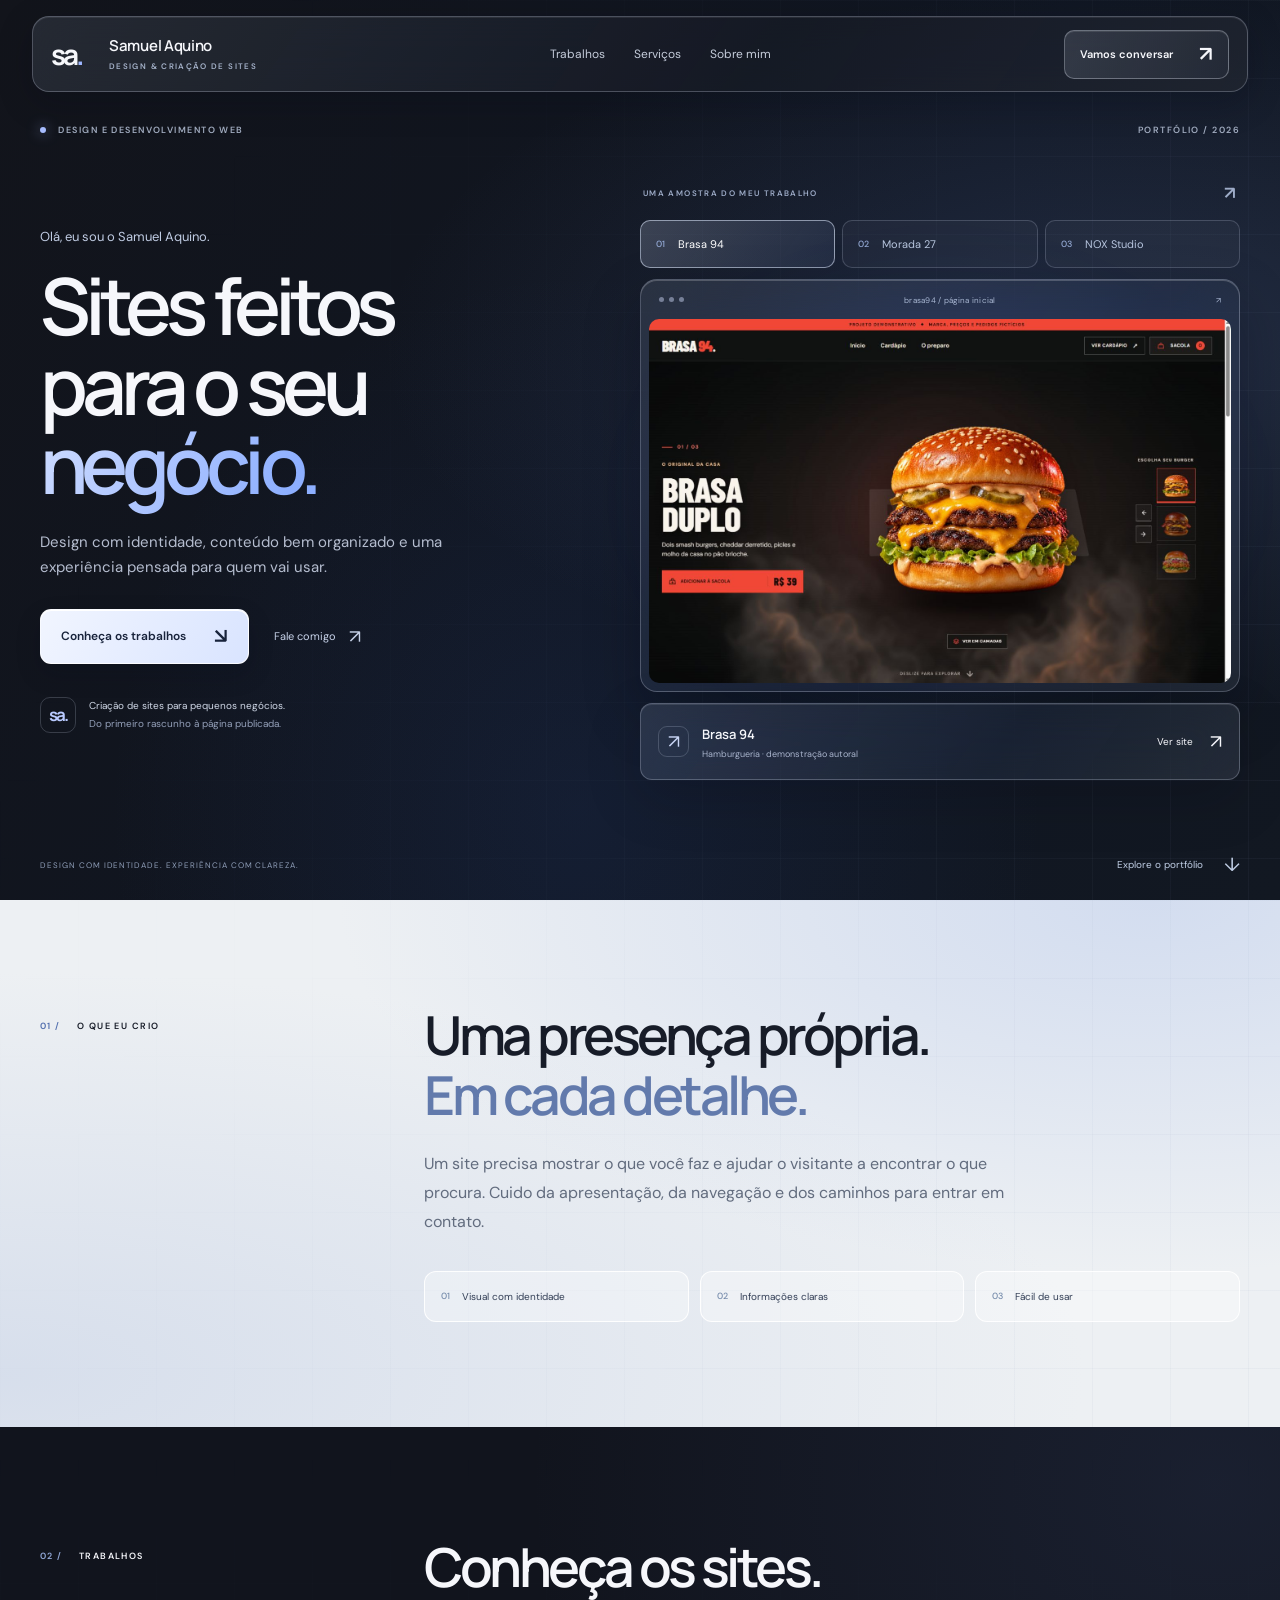
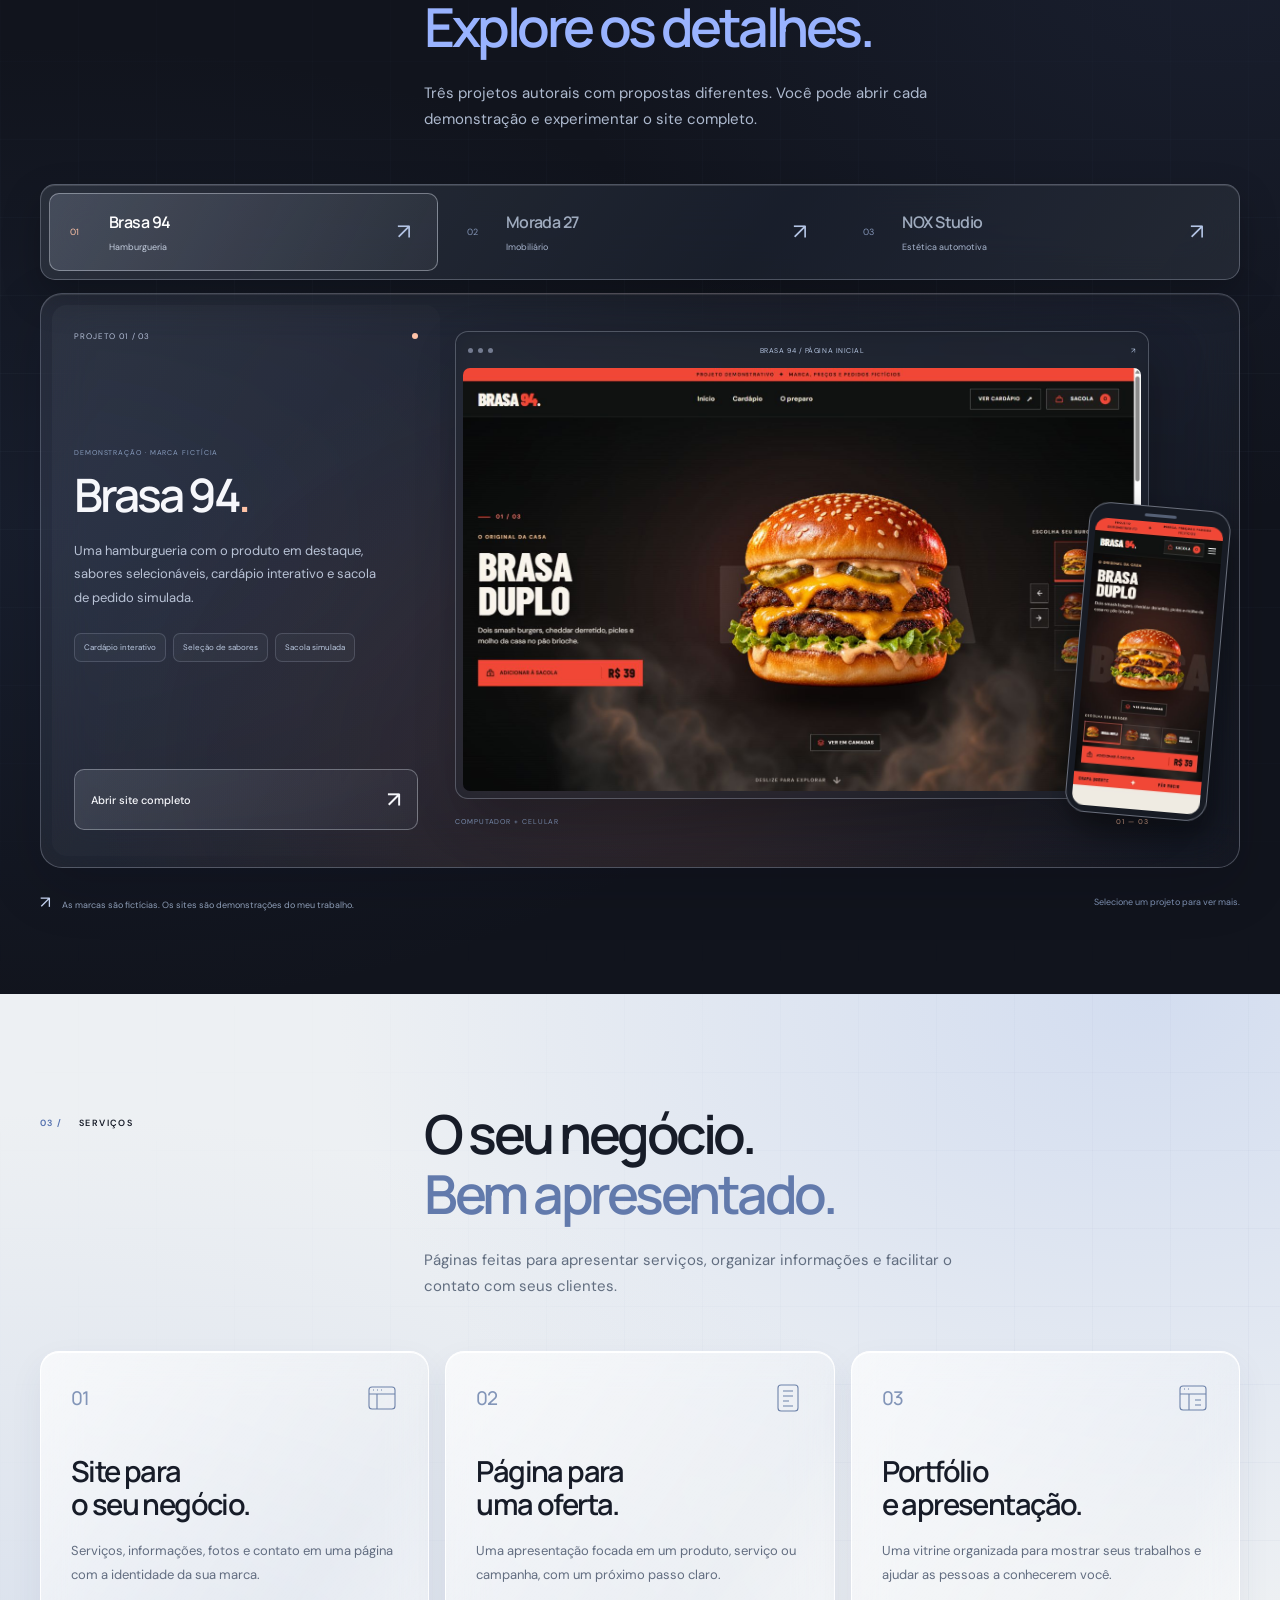
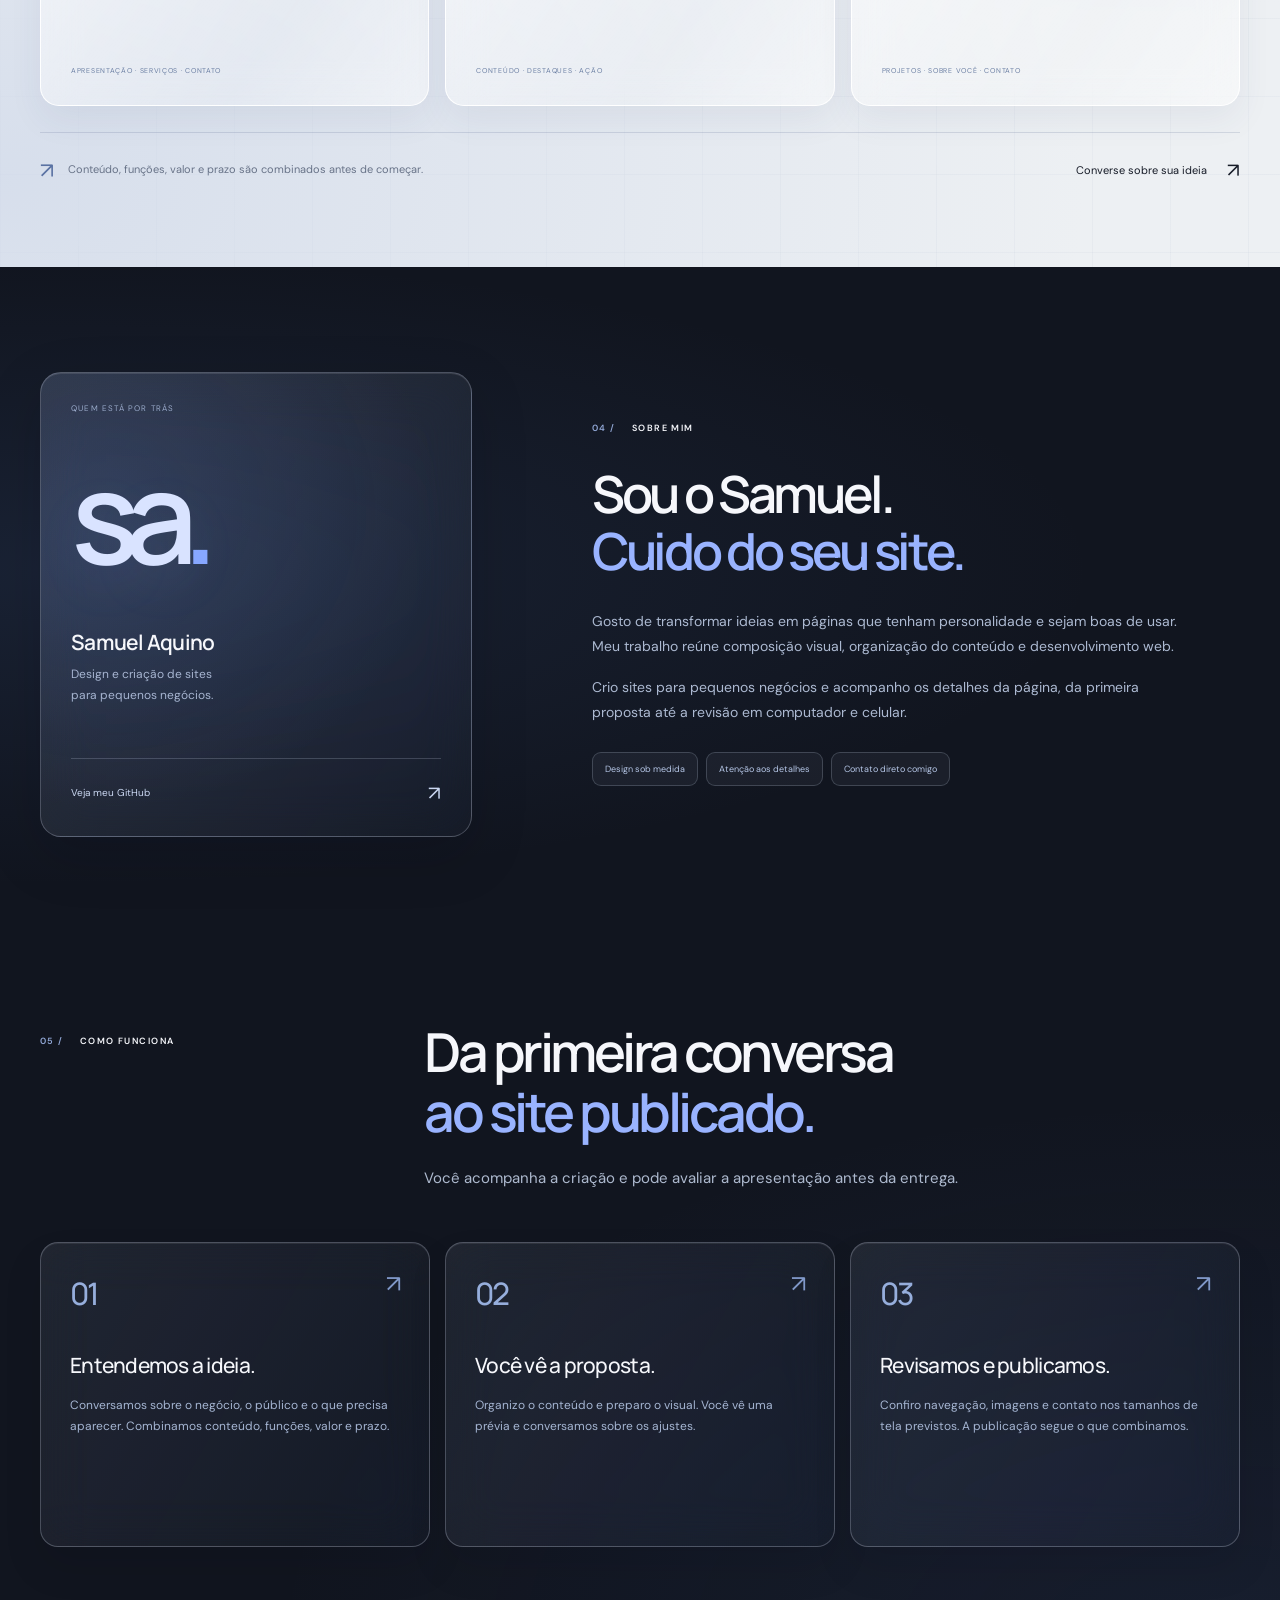
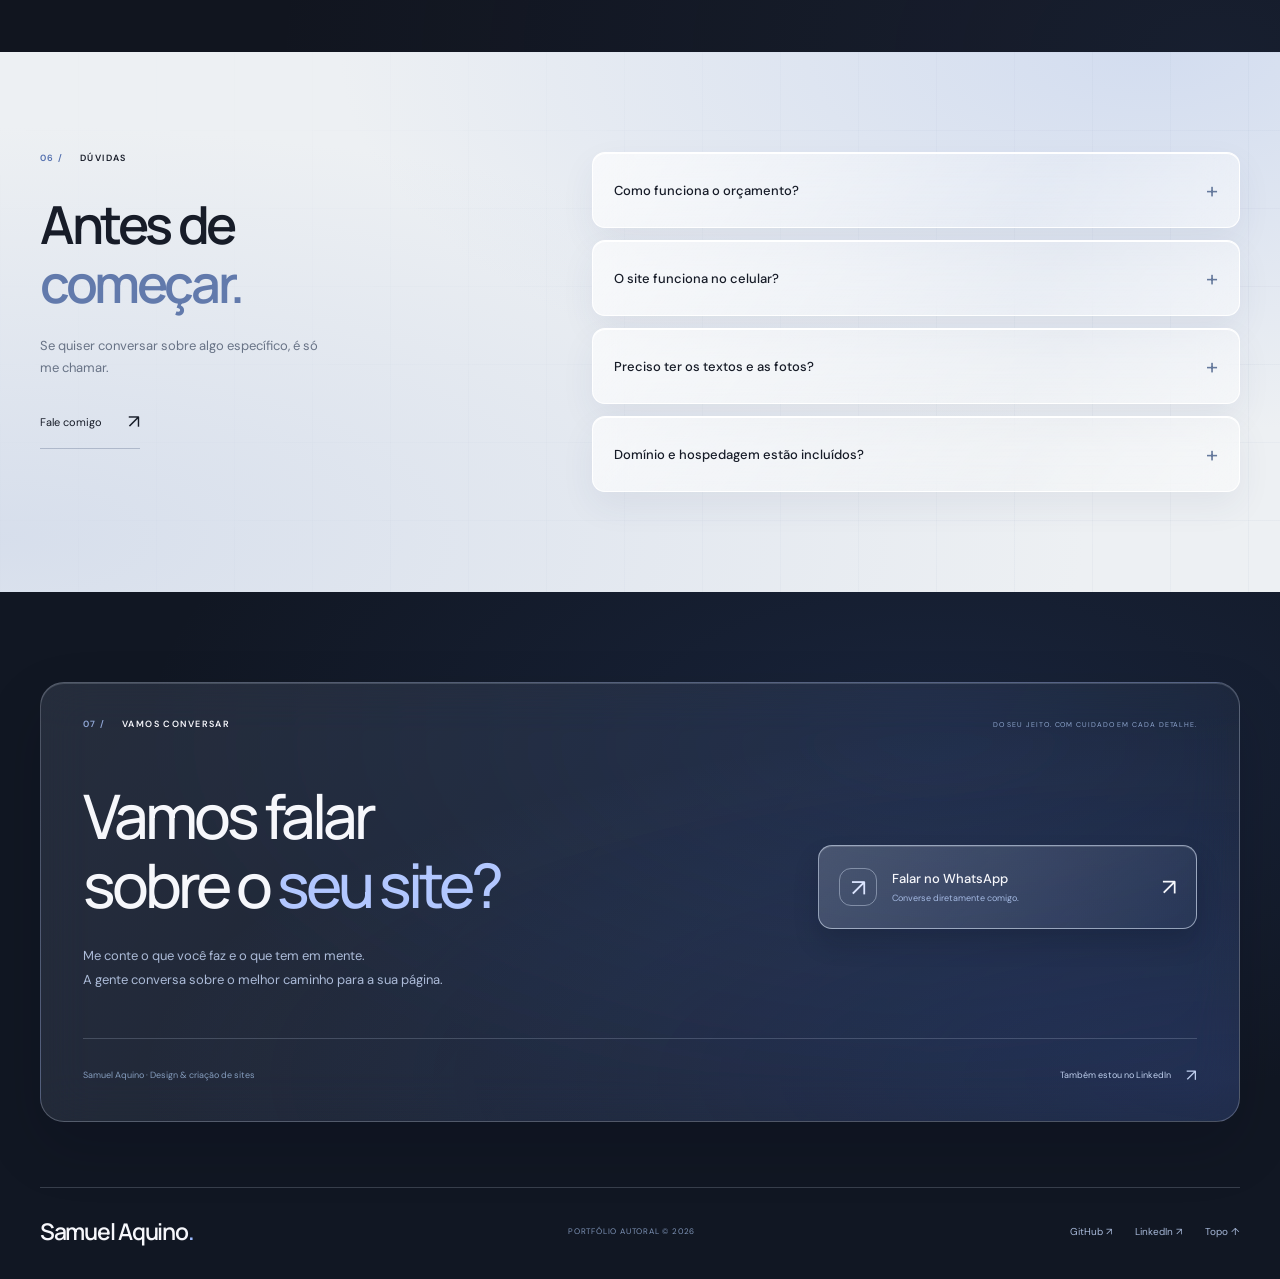
<file: index.html>
<!doctype html>
<html lang="pt-BR">
<head>
  <meta charset="utf-8">
  <meta name="viewport" content="width=device-width,initial-scale=1">
  <meta name="theme-color" content="#101219">
  <meta name="description" content="Samuel Aquino cria sites para pequenos negócios. Conheça os projetos, explore as demonstrações e converse sobre o seu site.">
  <title>Samuel Aquino — Design e criação de sites</title>
  <link rel="canonical" href="https://portfolio-samuel-aquino.netlify.app/">
  <link rel="icon" type="image/svg+xml" href="assets/favicon.svg">
  <meta property="og:type" content="website">
  <meta property="og:title" content="Samuel Aquino — Design e criação de sites">
  <meta property="og:description" content="Conheça meus trabalhos e converse sobre um site para o seu negócio.">
  <meta property="og:url" content="https://portfolio-samuel-aquino.netlify.app/">
  <link rel="stylesheet" href="fonts.css">
  <link rel="stylesheet" href="styles.css">
  <link rel="stylesheet" href="art-direction.css">
  <script src="app.js" defer></script>
</head>
<body>
  <a class="skip-link" href="#trabalhos">Pular para os trabalhos</a>
  <div class="scroll-progress" aria-hidden="true"><span id="scrollProgress"></span></div>
  <header class="header" id="topo">
    <div class="header-inner glass-dark">
      <a class="identity" href="#inicio" aria-label="Samuel Aquino, início"><span class="identity-symbol">sa<span>.</span></span><span class="identity-text">Samuel Aquino<small>DESIGN & CRIAÇÃO DE SITES</small></span></a>
      <nav class="desktop-nav" aria-label="Navegação principal"><a href="#trabalhos">Trabalhos</a><a href="#servicos">Serviços</a><a href="#sobre">Sobre mim</a></nav>
      <a class="header-contact button-compact" href="#contato">Vamos conversar <span aria-hidden="true">↗</span></a>
      <button class="menu-toggle" type="button" aria-label="Abrir menu" aria-expanded="false" aria-controls="mobileMenu"><span></span><span></span></button>
    </div>
    <nav class="mobile-menu glass-dark" id="mobileMenu" aria-label="Navegação móvel" hidden><a href="#trabalhos">Trabalhos <span>01</span></a><a href="#servicos">Serviços <span>02</span></a><a href="#sobre">Sobre mim <span>03</span></a><a href="#contato">Vamos conversar <span>↗</span></a><p>Samuel Aquino · Criação de sites</p></nav>
  </header>
  <main>
    <section class="hero" id="inicio" aria-labelledby="heroTitle">
      <div class="shell hero-inner">
        <div class="hero-top"><span><i></i> DESIGN E DESENVOLVIMENTO WEB</span><span>PORTFÓLIO / 2026</span></div>
        <div class="hero-main">
          <div class="hero-copy">
            <p class="hero-eyebrow enter">Olá, eu sou o Samuel Aquino.</p>
            <h1 id="heroTitle" class="enter">Sites feitos<br>para o seu<br><em>negócio.</em></h1>
            <p class="hero-intro enter">Design com identidade, conteúdo bem organizado e uma experiência pensada para quem vai usar.</p>
            <div class="hero-actions enter"><a class="button-light" href="#trabalhos">Conheça os trabalhos <span aria-hidden="true">↘</span></a><a class="hero-text-link" href="#contato">Fale comigo <span aria-hidden="true">↗</span></a></div>
            <div class="hero-note enter"><span class="mini-mark" aria-hidden="true">sa.</span><p>Criação de sites para pequenos negócios.<small>Do primeiro rascunho à página publicada.</small></p></div>
          </div>
          <div class="hero-stage enter" id="heroStage" data-featured="brasa" aria-label="Prévia dos sites criados por Samuel">
            <div class="stage-heading"><span>UMA AMOSTRA DO MEU TRABALHO</span><span aria-hidden="true">↗</span></div>
            <div class="hero-switcher" role="group" aria-label="Escolher prévia da abertura"><button type="button" class="active" data-hero-project="brasa" aria-pressed="true"><b>01</b> Brasa 94</button><button type="button" data-hero-project="morada" aria-pressed="false"><b>02</b> Morada 27</button><button type="button" data-hero-project="nox" aria-pressed="false"><b>03</b> NOX Studio</button></div>
            <div class="hero-browser glass-dark"><div class="hero-browser-bar"><span class="browser-dots" aria-hidden="true"><i></i><i></i><i></i></span><span id="heroBrowserLabel">brasa94 / página inicial</span><span aria-hidden="true">↗</span></div><img id="heroFeatureImage" src="assets/brasa-site.png" alt="Prévia do site Brasa 94" width="1440" height="900" fetchpriority="high"></div>
            <div class="hero-preview-caption glass-dark"><span class="caption-icon" aria-hidden="true">↗</span><div><strong id="heroPreviewName">Brasa 94</strong><p id="heroPreviewType">Hamburgueria · demonstração autoral</p></div><a id="heroPreviewLink" href="Demonstracoes/04-Hamburgueria-Brasa94/index.html" target="_blank" rel="noopener noreferrer" aria-label="Abrir demonstração Brasa 94">Ver site <span aria-hidden="true">↗</span></a></div>
          </div>
        </div>
        <div class="hero-bottom"><span>DESIGN COM IDENTIDADE. EXPERIÊNCIA COM CLAREZA.</span><a href="#trabalhos">Explore o portfólio <span aria-hidden="true">↓</span></a></div>
      </div>
    </section>

    <section class="statement-section" aria-labelledby="statementTitle"><div class="shell statement-grid"><div class="section-label reveal"><span>01 /</span><p>O QUE EU CRIO</p></div><div class="statement-content"><h2 id="statementTitle" class="reveal">Uma presença própria.<br><em>Em cada detalhe.</em></h2><p class="reveal">Um site precisa mostrar o que você faz e ajudar o visitante a encontrar o que procura. Cuido da apresentação, da navegação e dos caminhos para entrar em contato.</p><div class="statement-principles reveal"><span><b>01</b> Visual com identidade</span><span><b>02</b> Informações claras</span><span><b>03</b> Fácil de usar</span></div></div></div></section>

    <section class="work-section" id="trabalhos" aria-labelledby="workTitle">
      <div class="shell section-heading work-intro"><div class="section-label reveal"><span>02 /</span><p>TRABALHOS</p></div><div><h2 id="workTitle" class="reveal">Conheça os sites.<br><em>Explore os detalhes.</em></h2><p class="section-description reveal">Três projetos autorais com propostas diferentes. Você pode abrir cada demonstração e experimentar o site completo.</p></div></div>
      <div class="work-gallery shell" id="workGallery" data-project="brasa">
        <div class="project-tabs glass-dark" role="group" aria-label="Selecionar projeto"><button type="button" class="project-tab active" data-project-tab="brasa" aria-pressed="true"><span>01</span><strong>Brasa 94</strong><small>Hamburgueria</small><b aria-hidden="true">↗</b></button><button type="button" class="project-tab" data-project-tab="morada" aria-pressed="false"><span>02</span><strong>Morada 27</strong><small>Imobiliário</small><b aria-hidden="true">↗</b></button><button type="button" class="project-tab" data-project-tab="nox" aria-pressed="false"><span>03</span><strong>NOX Studio</strong><small>Estética automotiva</small><b aria-hidden="true">↗</b></button></div>
        <div class="project-detail glass-dark"><div class="project-summary"><div class="summary-top"><span id="projectNumber">PROJETO 01 / 03</span><span class="summary-dot" aria-hidden="true"></span></div><div><p class="project-overline">DEMONSTRAÇÃO · MARCA FICTÍCIA</p><h3 id="projectTitle">Brasa 94<span>.</span></h3><p id="projectDescription">Uma hamburgueria com o produto em destaque, sabores selecionáveis, cardápio interativo e sacola de pedido simulada.</p><div class="project-tags" id="projectTags"><span>Cardápio interativo</span><span>Seleção de sabores</span><span>Sacola simulada</span></div></div><a id="projectLink" class="project-open" href="Demonstracoes/04-Hamburgueria-Brasa94/index.html" target="_blank" rel="noopener noreferrer">Abrir site completo <span aria-hidden="true">↗</span></a></div><div class="project-screen-wrap"><div class="project-screen"><div class="screen-bar"><span class="screen-dots" aria-hidden="true"><i></i><i></i><i></i></span><span id="screenLabel">BRASA 94 / PÁGINA INICIAL</span><span aria-hidden="true">↗</span></div><img id="projectImage" src="assets/brasa-site.png" alt="Captura da página inicial do site Brasa 94" width="1440" height="900" loading="lazy"></div><div class="project-phone" aria-hidden="true"><div class="phone-speaker"></div><img id="projectPhoneImage" src="assets/brasa-mobile-clean.png" alt="" width="375" height="844" loading="lazy"></div><span class="screen-foot">COMPUTADOR + CELULAR <b id="screenCount">01 — 03</b></span></div></div>
      </div>
      <div class="shell gallery-note"><span><i aria-hidden="true">↗</i> As marcas são fictícias. Os sites são demonstrações do meu trabalho.</span><span>Selecione um projeto para ver mais.</span></div>
    </section>

    <section class="services-section" id="servicos" aria-labelledby="servicesTitle"><div class="shell"><div class="section-heading"><div class="section-label reveal"><span>03 /</span><p>SERVIÇOS</p></div><div><h2 id="servicesTitle" class="reveal">O seu negócio.<br><em>Bem apresentado.</em></h2><p class="section-description reveal">Páginas feitas para apresentar serviços, organizar informações e facilitar o contato com seus clientes.</p></div></div><div class="service-grid"><article class="service-card glass-light reveal"><div class="card-top"><span>01</span><svg viewBox="0 0 32 32" aria-hidden="true"><rect x="3" y="5" width="26" height="22" rx="3"/><path d="M3 12h26M11 12v15M7 8h1m3 0h1m3 0h1"/></svg></div><h3>Site para<br>o seu negócio.</h3><p>Serviços, informações, fotos e contato em uma página com a identidade da sua marca.</p><span class="service-tags">APRESENTAÇÃO · SERVIÇOS · CONTATO</span></article><article class="service-card glass-light reveal"><div class="card-top"><span>02</span><svg viewBox="0 0 32 32" aria-hidden="true"><rect x="6" y="3" width="20" height="26" rx="3"/><path d="M11 9h10M11 14h10M11 19h6M11 24h10"/></svg></div><h3>Página para<br>uma oferta.</h3><p>Uma apresentação focada em um produto, serviço ou campanha, com um próximo passo claro.</p><span class="service-tags">CONTEÚDO · DESTAQUES · AÇÃO</span></article><article class="service-card glass-light reveal"><div class="card-top"><span>03</span><svg viewBox="0 0 32 32" aria-hidden="true"><rect x="3" y="4" width="26" height="24" rx="3"/><path d="M3 12h26M12 12v16M18 18h6M18 23h6M7 7h1m3 0h1"/></svg></div><h3>Portfólio<br>e apresentação.</h3><p>Uma vitrine organizada para mostrar seus trabalhos e ajudar as pessoas a conhecerem você.</p><span class="service-tags">PROJETOS · SOBRE VOCÊ · CONTATO</span></article></div><div class="service-note"><span aria-hidden="true">↗</span><p>Conteúdo, funções, valor e prazo são combinados antes de começar.</p><a href="#contato">Converse sobre sua ideia <span aria-hidden="true">↗</span></a></div></div></section>

    <section class="about-section" id="sobre" aria-labelledby="aboutTitle"><div class="shell about-grid"><div class="about-identity glass-dark reveal"><span class="eyebrow">QUEM ESTÁ POR TRÁS</span><div class="about-monogram" aria-hidden="true">sa<span>.</span></div><div><strong>Samuel Aquino</strong><p>Design e criação de sites<br>para pequenos negócios.</p></div><a href="https://github.com/samuel-aquino-web" target="_blank" rel="noopener noreferrer">Veja meu GitHub <span aria-hidden="true">↗</span></a></div><div class="about-copy reveal"><div class="section-label"><span>04 /</span><p>SOBRE MIM</p></div><h2 id="aboutTitle">Sou o Samuel.<br><em>Cuido do seu site.</em></h2><p>Gosto de transformar ideias em páginas que tenham personalidade e sejam boas de usar. Meu trabalho reúne composição visual, organização do conteúdo e desenvolvimento web.</p><p>Crio sites para pequenos negócios e acompanho os detalhes da página, da primeira proposta até a revisão em computador e celular.</p><div class="about-values"><span>Design sob medida</span><span>Atenção aos detalhes</span><span>Contato direto comigo</span></div></div></div></section>

    <section class="process-section" id="abordagem" aria-labelledby="processTitle"><div class="shell"><div class="section-heading"><div class="section-label reveal"><span>05 /</span><p>COMO FUNCIONA</p></div><div><h2 id="processTitle" class="reveal">Da primeira conversa<br><em>ao site publicado.</em></h2><p class="section-description reveal">Você acompanha a criação e pode avaliar a apresentação antes da entrega.</p></div></div><div class="process-grid"><article class="process-card glass-dark reveal"><span class="step-number">01</span><div><h3>Entendemos a ideia.</h3><p>Conversamos sobre o negócio, o público e o que precisa aparecer. Combinamos conteúdo, funções, valor e prazo.</p></div><span class="step-arrow" aria-hidden="true">↗</span></article><article class="process-card glass-dark reveal"><span class="step-number">02</span><div><h3>Você vê a proposta.</h3><p>Organizo o conteúdo e preparo o visual. Você vê uma prévia e conversamos sobre os ajustes.</p></div><span class="step-arrow" aria-hidden="true">↗</span></article><article class="process-card glass-dark reveal"><span class="step-number">03</span><div><h3>Revisamos e publicamos.</h3><p>Confiro navegação, imagens e contato nos tamanhos de tela previstos. A publicação segue o que combinamos.</p></div><span class="step-arrow" aria-hidden="true">↗</span></article></div></div></section>

    <section class="faq-section" aria-labelledby="faqTitle"><div class="shell faq-grid"><div class="reveal"><div class="section-label"><span>06 /</span><p>DÚVIDAS</p></div><h2 id="faqTitle">Antes de<br><em>começar.</em></h2><p>Se quiser conversar sobre algo específico, é só me chamar.</p><a class="text-link" href="#contato">Fale comigo <span aria-hidden="true">↗</span></a></div><div class="faq-list reveal"><details class="glass-light"><summary>Como funciona o orçamento?<span aria-hidden="true">+</span></summary><p>Primeiro conversamos sobre o que você precisa. O valor considera o conteúdo, as funções e o escopo combinado para o site.</p></details><details class="glass-light"><summary>O site funciona no celular?<span aria-hidden="true">+</span></summary><p>Sim. A apresentação e a navegação são adaptadas e revisadas para computador, tablet e celular.</p></details><details class="glass-light"><summary>Preciso ter os textos e as fotos?<span aria-hidden="true">+</span></summary><p>Você compartilha as informações do negócio e os materiais que tiver. Combinamos o que será usado e o que precisa ser preparado antes da criação.</p></details><details class="glass-light"><summary>Domínio e hospedagem estão incluídos?<span aria-hidden="true">+</span></summary><p>Esses detalhes e possíveis custos são definidos no orçamento. A escolha depende das necessidades do site e do serviço de hospedagem.</p></details></div></div></section>

    <section class="contact-section" id="contato" aria-labelledby="contactTitle"><div class="shell contact-inner glass-dark"><div class="contact-top"><div class="section-label"><span>07 /</span><p>VAMOS CONVERSAR</p></div><span>DO SEU JEITO. COM CUIDADO EM CADA DETALHE.</span></div><div class="contact-content"><div><h2 id="contactTitle">Vamos falar<br>sobre o <em>seu site?</em></h2><p>Me conte o que você faz e o que tem em mente.<br>A gente conversa sobre o melhor caminho para a sua página.</p></div><a class="contact-cta" href="https://wa.me/5573999332254?text=Oi%2C%20Samuel!%20Quero%20conversar%20sobre%20um%20site%20para%20meu%20neg%C3%B3cio." target="_blank" rel="noopener noreferrer"><span class="whatsapp-icon" aria-hidden="true">↗</span><span>Falar no WhatsApp<small>Converse diretamente comigo.</small></span><b aria-hidden="true">↗</b></a></div><div class="contact-bottom"><span>Samuel Aquino · Design & criação de sites</span><a href="https://www.linkedin.com/in/samuel-aquino-78b079414" target="_blank" rel="noopener noreferrer">Também estou no LinkedIn <span aria-hidden="true">↗</span></a></div></div></section>
  </main>
  <footer class="footer"><div class="shell footer-inner"><a href="#inicio" class="footer-name">Samuel Aquino<span>.</span></a><span>PORTFÓLIO AUTORAL © 2026</span><div><a href="https://github.com/samuel-aquino-web" target="_blank" rel="noopener noreferrer">GitHub ↗</a><a href="https://www.linkedin.com/in/samuel-aquino-78b079414" target="_blank" rel="noopener noreferrer">LinkedIn ↗</a><a href="#inicio" aria-label="Voltar ao início">Topo ↑</a></div></div></footer>
</body>
</html>
</file>
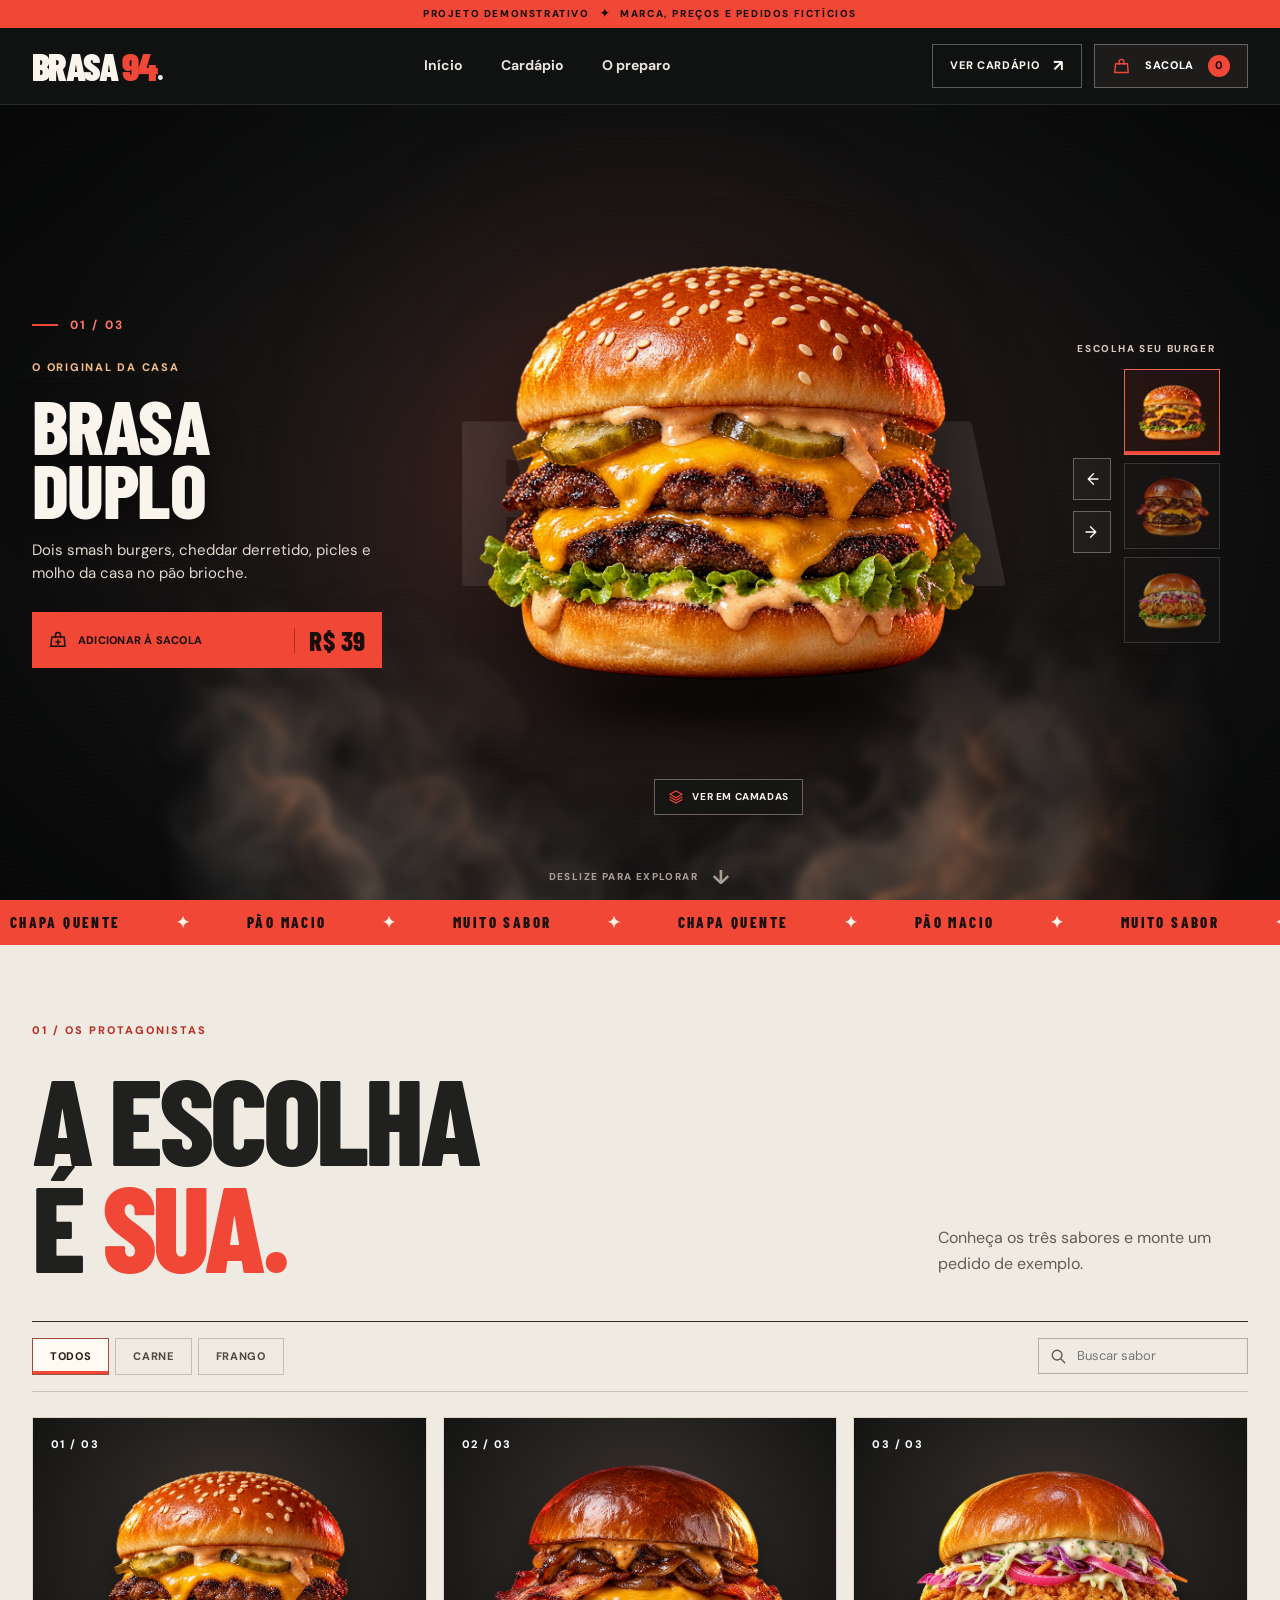
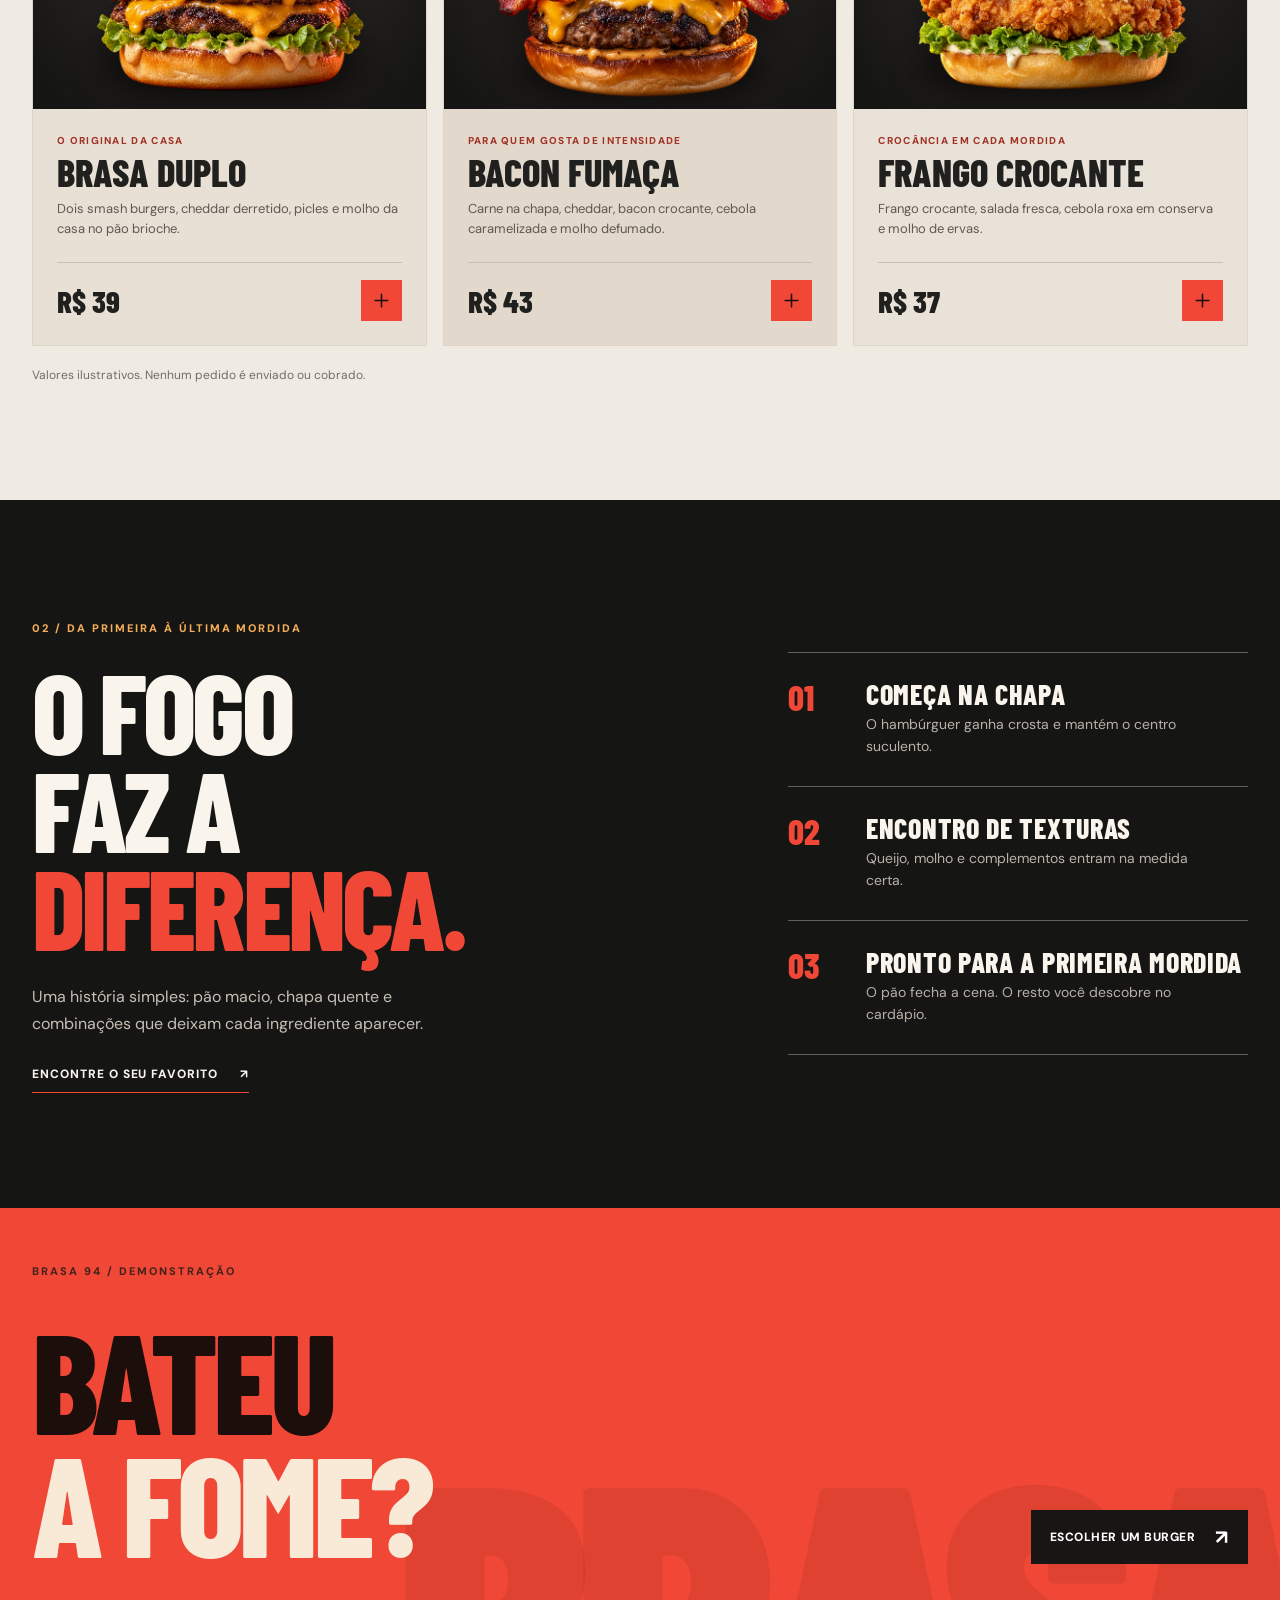
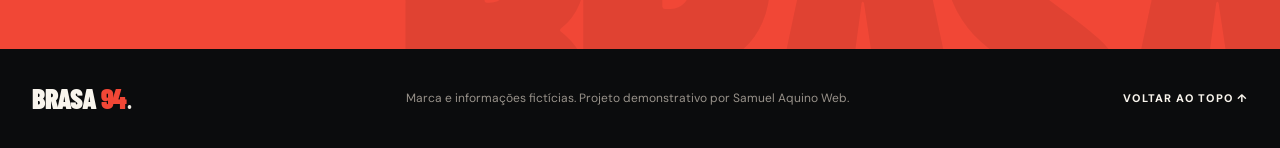
<file: Demonstracoes/04-Hamburgueria-Brasa94/index.html>
<!doctype html>
<html lang="pt-BR">
<head>
  <meta charset="utf-8">
  <meta name="viewport" content="width=device-width, initial-scale=1">
  <meta name="theme-color" content="#10100f">
  <meta name="description" content="Brasa 94: hamburgueria fictícia em uma demonstração interativa criada para o portfólio de Samuel Aquino.">
  <title>Brasa 94 — O fogo dá o tom</title>
  <link rel="preconnect" href="https://fonts.googleapis.com">
  <link rel="preconnect" href="https://fonts.gstatic.com" crossorigin>
  <link href="https://fonts.googleapis.com/css2?family=Barlow+Condensed:wght@600;700;800;900&family=DM+Sans:wght@400;500;600;700&display=swap" rel="stylesheet">
  <link rel="stylesheet" href="styles.css">
  <script src="app.js" defer></script>
</head>
<body>
  <div class="demo-bar">PROJETO DEMONSTRATIVO <span aria-hidden="true">✦</span> MARCA, PREÇOS E PEDIDOS FICTÍCIOS</div>
  <header class="header" id="inicio">
    <div class="shell header-inner">
      <a class="logo" href="#inicio" aria-label="Brasa 94, início">BRASA<span>94</span><b>.</b></a>
      <nav class="nav" id="main-nav" aria-label="Navegação principal">
        <a href="#inicio">Início</a><a href="#cardapio">Cardápio</a><a href="#preparo">O preparo</a>
      </nav>
      <div class="header-actions"><a class="menu-shortcut" href="#cardapio">VER CARDÁPIO <span aria-hidden="true">↗</span></a><button class="bag-trigger" id="open-bag" type="button" aria-label="Abrir sacola"><svg class="icon" viewBox="0 0 24 24" fill="none" stroke="currentColor" stroke-width="1.8" stroke-linecap="round" stroke-linejoin="round" aria-hidden="true"><path d="M4.5 8.5h15l1 11h-17l1-11Z"/><path d="M9 9V6a3 3 0 0 1 6 0v3"/></svg><span>SACOLA</span><span class="bag-count">0</span></button><button class="nav-toggle" id="nav-toggle" type="button" aria-controls="main-nav" aria-expanded="false" aria-label="Abrir menu"><span></span><span></span><span></span></button></div>
    </div>
  </header>
  <main>
    <section class="hero" aria-labelledby="hero-heading" tabindex="-1">
      <div class="hero-glow" aria-hidden="true"></div>
      <div class="smoke-field" aria-hidden="true"><img class="smoke smoke-left" src="assets/smoke.png" alt=""><img class="smoke smoke-right" src="assets/smoke.png" alt=""></div>
      <div class="hero-grid shell">
        <div class="hero-product" id="hero-product" data-burger="duplo"><div class="hero-word" aria-hidden="true">BRASA</div><img class="hero-base-image" id="hero-image" src="assets/brasa-duplo.png" alt="Hambúrguer Brasa Duplo" fetchpriority="high"><div class="exploded-stack" id="exploded-stack" role="img" aria-label="Ingredientes do Brasa Duplo separados em camadas" aria-hidden="true"><img class="layer layer-1" src="assets/brasa-duplo-camadas.png" alt=""><img class="layer layer-2" src="assets/brasa-duplo-camadas.png" alt=""><img class="layer layer-3" src="assets/brasa-duplo-camadas.png" alt=""><img class="layer layer-4" src="assets/brasa-duplo-camadas.png" alt=""><img class="layer layer-5" src="assets/brasa-duplo-camadas.png" alt=""></div><span class="product-shadow" aria-hidden="true"></span><button class="layers-toggle" id="layers-toggle" type="button" aria-pressed="false"><svg class="icon" viewBox="0 0 24 24" fill="none" stroke="currentColor" stroke-width="1.8" stroke-linecap="round" stroke-linejoin="round" aria-hidden="true"><path d="m3 8 9-5 9 5-9 5-9-5Z"/><path d="m3 12 9 5 9-5M3 16l9 5 9-5"/></svg><span>VER EM CAMADAS</span></button></div>
        <div class="hero-selection" aria-label="Escolher hambúrguer"><span class="selection-label">ESCOLHA SEU BURGER</span><div class="selection-options" id="selection-options"></div><div class="slide-controls"><button type="button" id="previous-burger" aria-label="Hambúrguer anterior"><svg class="icon" viewBox="0 0 24 24" fill="none" stroke="currentColor" stroke-width="1.8" stroke-linecap="round" stroke-linejoin="round" aria-hidden="true"><path d="m14 5-7 7 7 7M7 12h13"/></svg></button><span id="slide-position">01 / 03</span><button type="button" id="next-burger" aria-label="Próximo hambúrguer"><svg class="icon" viewBox="0 0 24 24" fill="none" stroke="currentColor" stroke-width="1.8" stroke-linecap="round" stroke-linejoin="round" aria-hidden="true"><path d="m10 5 7 7-7 7M17 12H4"/></svg></button></div></div>
        <div class="hero-details"><div class="hero-index" id="hero-index">01 / 03</div><div><span class="eyebrow" id="hero-category">O ORIGINAL DA CASA</span><h1 id="hero-heading">BRASA<br>DUPLO</h1><p id="hero-description">Dois smash burgers, cheddar derretido, picles e molho da casa no pão brioche.</p><div class="hero-purchase"><button class="primary-button hero-add" id="hero-add" type="button"><span class="hero-add-label"><svg class="icon" viewBox="0 0 24 24" fill="none" stroke="currentColor" stroke-width="1.8" stroke-linecap="round" stroke-linejoin="round" aria-hidden="true"><path d="M4.5 8.5h15l1 11h-17l1-11Z"/><path d="M9 9V6a3 3 0 0 1 6 0v3"/><path d="M12 12v5m-2.5-2.5h5"/></svg><span>ADICIONAR À SACOLA</span></span><strong id="hero-price">R$ 39</strong></button></div></div></div>
      </div>
      <a href="#cardapio" class="scroll-cue">DESLIZE PARA EXPLORAR <span aria-hidden="true">↓</span></a>
    </section>

    <div class="ticker" aria-hidden="true"><div>CHAPA QUENTE <span>✦</span> PÃO MACIO <span>✦</span> MUITO SABOR <span>✦</span> CHAPA QUENTE <span>✦</span> PÃO MACIO <span>✦</span> MUITO SABOR <span>✦</span></div></div>

    <section class="menu-section section" id="cardapio" aria-labelledby="menu-heading"><div class="shell"><div class="section-top reveal"><div><span class="eyebrow">01 / OS PROTAGONISTAS</span><h2 id="menu-heading">A ESCOLHA<br>É <em>SUA.</em></h2></div><p>Conheça os três sabores e monte um pedido de exemplo.</p></div><div class="menu-tools"><div class="filter-list" role="group" aria-label="Filtrar cardápio"><button type="button" class="active" data-filter="todos" aria-pressed="true">TODOS</button><button type="button" data-filter="carne" aria-pressed="false">CARNE</button><button type="button" data-filter="frango" aria-pressed="false">FRANGO</button></div><label class="search-wrap"><svg class="icon" viewBox="0 0 24 24" fill="none" stroke="currentColor" stroke-width="1.8" stroke-linecap="round" stroke-linejoin="round" aria-hidden="true"><circle cx="10.8" cy="10.8" r="6.5"/><path d="m16 16 5 5"/></svg><span class="sr-only">Buscar no cardápio</span><input id="menu-search" type="search" placeholder="Buscar sabor" autocomplete="off"></label></div><div class="burger-grid" id="burger-grid"></div><p class="disclaimer">Valores ilustrativos. Nenhum pedido é enviado ou cobrado.</p></div></section>

    <section class="process-section section" id="preparo" aria-labelledby="process-heading"><div class="shell process-layout"><div class="process-lead reveal"><span class="eyebrow">02 / DA PRIMEIRA À ÚLTIMA MORDIDA</span><h2 id="process-heading">O FOGO<br>FAZ A <em>DIFERENÇA.</em></h2><p>Uma história simples: pão macio, chapa quente e combinações que deixam cada ingrediente aparecer.</p><a href="#cardapio" class="text-link">ENCONTRE O SEU FAVORITO <span aria-hidden="true">↗</span></a></div><div class="process-steps"><article class="reveal"><span>01</span><div><h3>COMEÇA NA CHAPA</h3><p>O hambúrguer ganha crosta e mantém o centro suculento.</p></div></article><article class="reveal"><span>02</span><div><h3>ENCONTRO DE TEXTURAS</h3><p>Queijo, molho e complementos entram na medida certa.</p></div></article><article class="reveal"><span>03</span><div><h3>PRONTO PARA A PRIMEIRA MORDIDA</h3><p>O pão fecha a cena. O resto você descobre no cardápio.</p></div></article></div></div></section>

    <section class="closing" aria-labelledby="closing-heading"><div class="shell closing-inner reveal"><span class="eyebrow">BRASA 94 / DEMONSTRAÇÃO</span><h2 id="closing-heading">BATEU<br><em>A FOME?</em></h2><a class="primary-button" href="#cardapio">ESCOLHER UM BURGER <span aria-hidden="true">↗</span></a></div></section>
  </main>
  <footer class="footer"><div class="shell footer-inner"><a class="logo" href="#inicio">BRASA<span>94</span><b>.</b></a><p>Marca e informações fictícias. Projeto demonstrativo por Samuel Aquino Web.</p><a href="#inicio">VOLTAR AO TOPO ↑</a></div></footer>

  <div class="bag-layer" id="bag-layer" hidden><div class="bag-backdrop" data-close-bag></div><aside class="bag-panel" role="dialog" aria-modal="true" aria-labelledby="bag-title"><div class="bag-head"><div><span class="eyebrow">BRASA 94 / DEMONSTRAÇÃO</span><h2 id="bag-title">SUA SACOLA</h2></div><button id="close-bag" type="button" aria-label="Fechar sacola">×</button></div><div class="bag-items" id="bag-items"></div><div class="bag-bottom"><div><span>TOTAL ILUSTRATIVO</span><strong id="bag-total">R$ 0</strong></div><button class="primary-button" id="finish-order" type="button">CONCLUIR SIMULAÇÃO <span aria-hidden="true">↗</span></button><small>Nenhum pedido será enviado ou cobrado.</small></div></aside></div>
  <div class="toast" id="toast" role="status" aria-live="polite"></div>
</body>
</html>
</file>
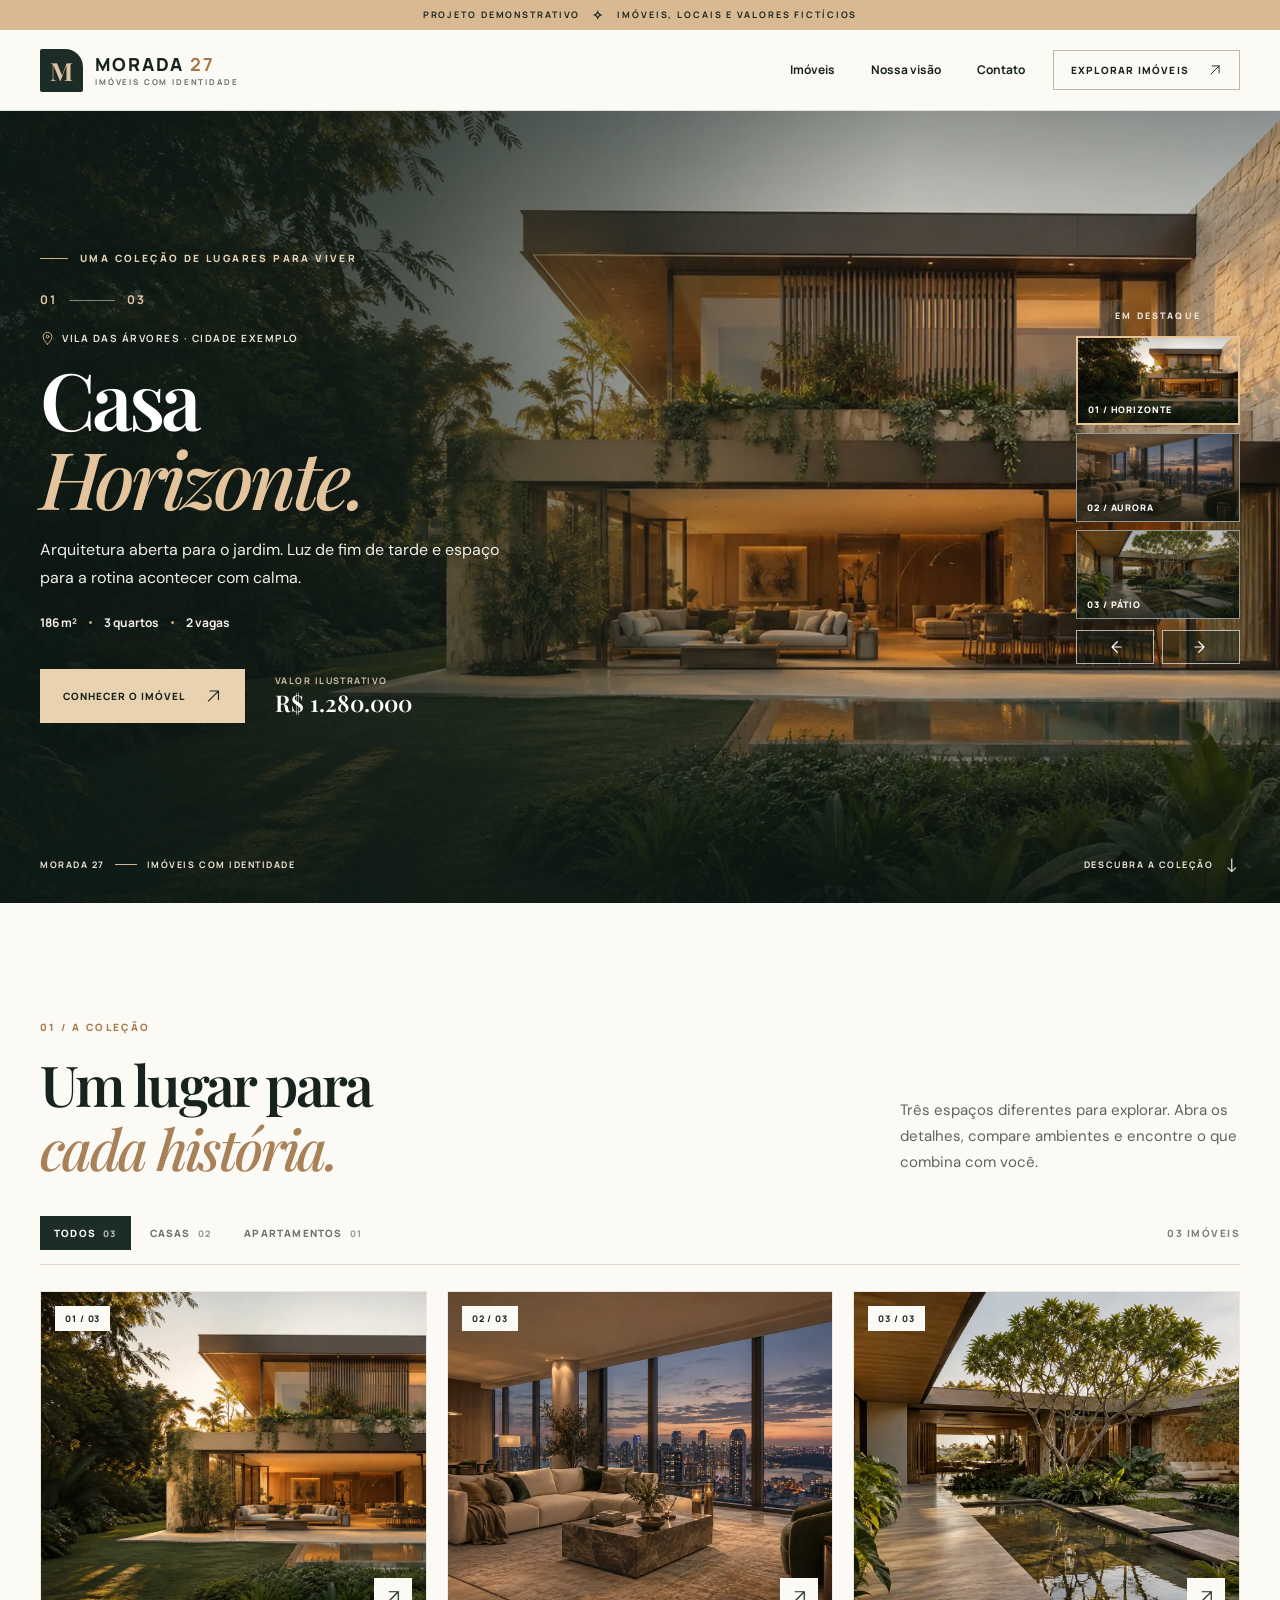
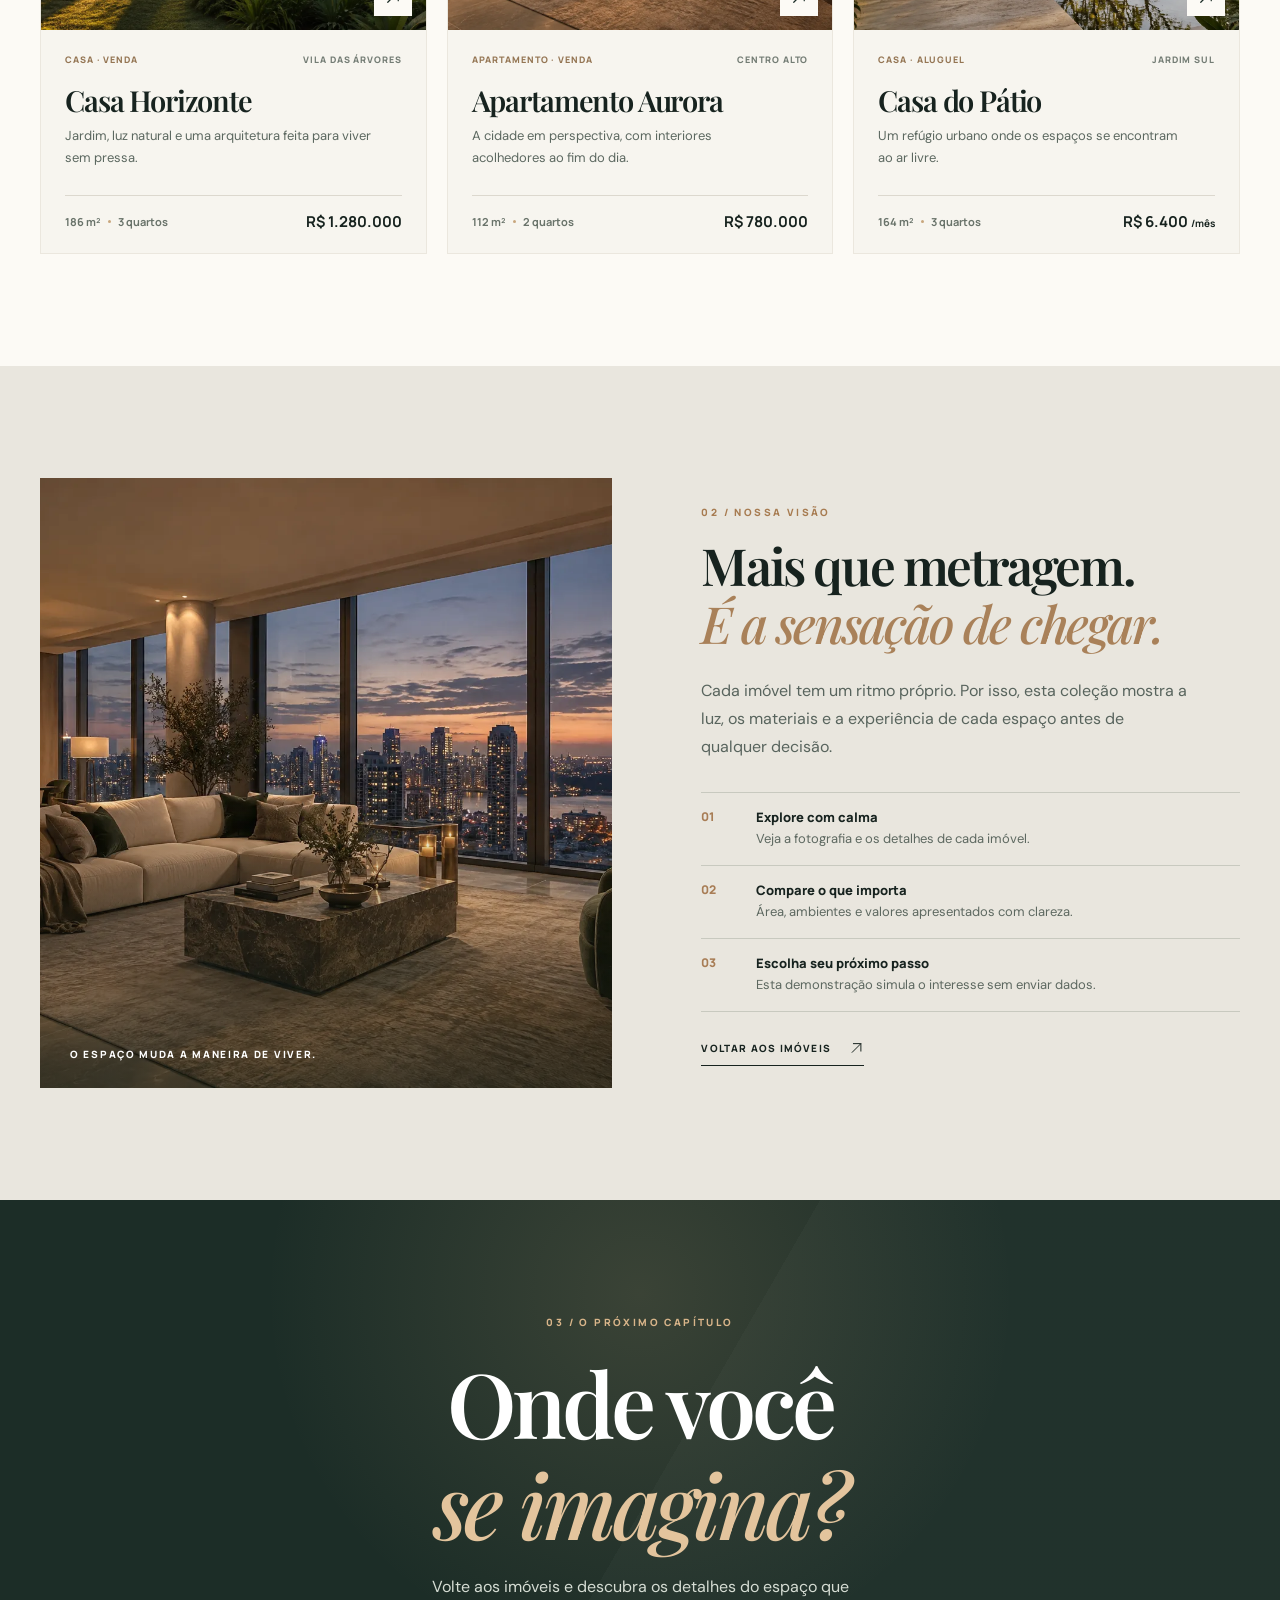
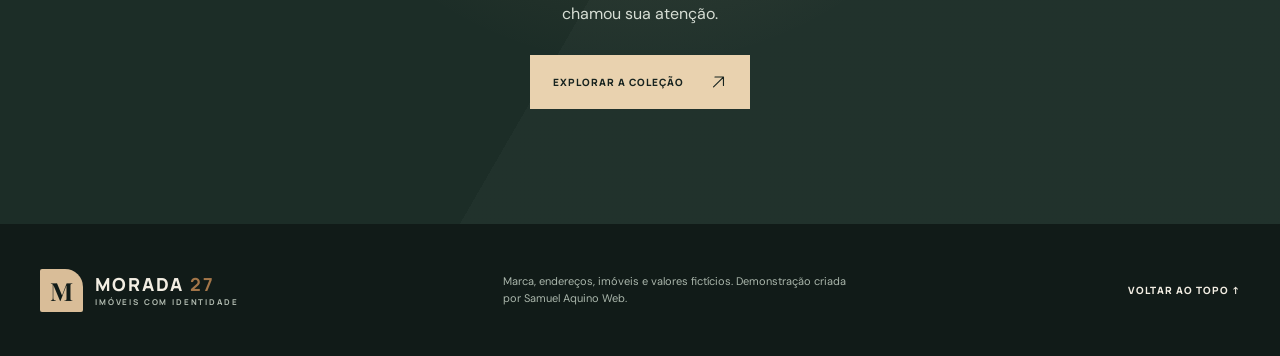
<file: Demonstracoes/05-Imobiliaria-Morada27/index.html>
<!doctype html>
<html lang="pt-BR">
<head>
  <meta charset="utf-8">
  <meta name="viewport" content="width=device-width, initial-scale=1">
  <meta name="theme-color" content="#15201d">
  <meta name="description" content="Morada 27: portfólio imobiliário interativo fictício criado como demonstração por Samuel Aquino Web.">
  <title>Morada 27 — Imóveis com identidade</title>
  <link rel="preconnect" href="https://fonts.googleapis.com">
  <link rel="preconnect" href="https://fonts.gstatic.com" crossorigin>
  <link href="https://fonts.googleapis.com/css2?family=DM+Sans:wght@400;500;600;700&family=Manrope:wght@400;500;600;700;800&family=Playfair+Display:wght@500;600;700&display=swap" rel="stylesheet">
  <link rel="stylesheet" href="styles.css">
  <script src="app.js" defer></script>
</head>
<body>
  <svg class="svg-defs" aria-hidden="true" xmlns="http://www.w3.org/2000/svg">
    <symbol id="icon-arrow" viewBox="0 0 24 24"><path d="M5 19 19 5M7 5h12v12"/></symbol>
    <symbol id="icon-next" viewBox="0 0 24 24"><path d="m9 5 7 7-7 7M16 12H4"/></symbol>
    <symbol id="icon-back" viewBox="0 0 24 24"><path d="m15 5-7 7 7 7M8 12h12"/></symbol>
    <symbol id="icon-close" viewBox="0 0 24 24"><path d="M5 5 19 19M19 5 5 19"/></symbol>
    <symbol id="icon-pin" viewBox="0 0 24 24"><path d="M12 21s7-6.1 7-12a7 7 0 1 0-14 0c0 5.9 7 12 7 12Z"/><circle cx="12" cy="9" r="2.2"/></symbol>
  </svg>
  <div class="demo-note">PROJETO DEMONSTRATIVO <span aria-hidden="true">✧</span> IMÓVEIS, LOCAIS E VALORES FICTÍCIOS</div>
  <header class="site-header" id="inicio">
    <div class="shell header-inner">
      <a class="brand" href="#inicio" aria-label="Morada 27, voltar ao início"><span class="brand-mark" aria-hidden="true">M</span><span class="brand-type">MORADA <b>27</b><small>IMÓVEIS COM IDENTIDADE</small></span></a>
      <nav class="nav" id="main-nav" aria-label="Navegação principal"><a href="#imoveis">Imóveis</a><a href="#conceito">Nossa visão</a><a href="#contato">Contato</a></nav>
      <div class="header-actions"><a class="header-cta" href="#imoveis">EXPLORAR IMÓVEIS <svg class="icon" aria-hidden="true"><use href="#icon-arrow"/></svg></a><button class="nav-toggle" id="nav-toggle" type="button" aria-controls="main-nav" aria-expanded="false" aria-label="Abrir menu"><span></span><span></span><span></span></button></div>
    </div>
  </header>

  <main>
    <section class="hero" aria-labelledby="hero-title">
      <div class="hero-media" aria-hidden="true"><img id="hero-photo" src="assets/casa-vidro.webp" alt="" fetchpriority="high"></div>
      <div class="hero-shade" aria-hidden="true"></div>
      <div class="hero-grain" aria-hidden="true"></div>
      <div class="shell hero-layout">
        <div class="hero-copy">
          <span class="hero-kicker"><span class="kicker-line"></span> UMA COLEÇÃO DE LUGARES PARA VIVER</span>
          <div class="hero-count"><span id="hero-number">01</span><span class="hero-count-rule"></span>03</div>
          <span class="hero-location" id="hero-location"><svg class="icon" aria-hidden="true"><use href="#icon-pin"/></svg>VILA DAS ÁRVORES · CIDADE EXEMPLO</span>
          <h1 id="hero-title">Casa<br><em>Horizonte.</em></h1>
          <p id="hero-description">Arquitetura aberta para o jardim. Luz de fim de tarde e espaço para a rotina acontecer com calma.</p>
          <div class="hero-facts" id="hero-facts"><span>186 m²</span><i></i><span>3 quartos</span><i></i><span>2 vagas</span></div>
          <div class="hero-actions"><button class="button button-light" id="hero-open" type="button">CONHECER O IMÓVEL <svg class="icon" aria-hidden="true"><use href="#icon-arrow"/></svg></button><div class="hero-price"><small>VALOR ILUSTRATIVO</small><strong id="hero-price">R$ 1.280.000</strong></div></div>
        </div>
        <div class="hero-selector" aria-label="Selecionar imóvel em destaque"><span class="selector-label">EM DESTAQUE</span><div class="selector-options" id="selector-options"></div><div class="selector-controls"><button type="button" id="previous-property" aria-label="Imóvel anterior"><svg class="icon" aria-hidden="true"><use href="#icon-back"/></svg></button><button type="button" id="next-property" aria-label="Próximo imóvel"><svg class="icon" aria-hidden="true"><use href="#icon-next"/></svg></button></div></div>
      </div>
      <div class="hero-bottom shell"><span>MORADA 27 <i></i> IMÓVEIS COM IDENTIDADE</span><a href="#imoveis">DESCUBRA A COLEÇÃO <span aria-hidden="true">↓</span></a></div>
    </section>

    <section class="collection section" id="imoveis" aria-labelledby="collection-title">
      <div class="shell">
        <div class="section-heading reveal"><div><span class="eyebrow">01 / A COLEÇÃO</span><h2 id="collection-title">Um lugar para<br><em>cada história.</em></h2></div><p>Três espaços diferentes para explorar. Abra os detalhes, compare ambientes e encontre o que combina com você.</p></div>
        <div class="collection-tools"><div class="filters" role="group" aria-label="Filtrar imóveis"><button class="active" type="button" data-filter="todos" aria-pressed="true">TODOS <span>03</span></button><button type="button" data-filter="casa" aria-pressed="false">CASAS <span>02</span></button><button type="button" data-filter="apartamento" aria-pressed="false">APARTAMENTOS <span>01</span></button></div><span id="result-count" class="result-count" role="status" aria-live="polite">03 IMÓVEIS</span></div>
        <div class="property-grid" id="property-grid">
          <article class="property-card reveal" data-id="horizonte" data-type="casa"><button class="card-photo" type="button" data-open="horizonte" aria-label="Ver detalhes da Casa Horizonte"><img src="assets/casa-vidro.webp" alt="Casa contemporânea com fachada de pedra, vidro e jardim" loading="lazy"><span class="card-index">01 / 03</span><span class="card-photo-action"><svg class="icon" aria-hidden="true"><use href="#icon-arrow"/></svg></span></button><div class="card-info"><div class="card-top"><span>CASA · VENDA</span><span>VILA DAS ÁRVORES</span></div><h3>Casa Horizonte</h3><p>Jardim, luz natural e uma arquitetura feita para viver sem pressa.</p><div class="card-bottom"><span>186 m² <i></i> 3 quartos</span><strong>R$ 1.280.000</strong></div></div></article>
          <article class="property-card reveal" data-id="aurora" data-type="apartamento"><button class="card-photo" type="button" data-open="aurora" aria-label="Ver detalhes do Apartamento Aurora"><img src="assets/apartamento-cidade.webp" alt="Sala de apartamento com janelas amplas e vista para a cidade" loading="lazy"><span class="card-index">02 / 03</span><span class="card-photo-action"><svg class="icon" aria-hidden="true"><use href="#icon-arrow"/></svg></span></button><div class="card-info"><div class="card-top"><span>APARTAMENTO · VENDA</span><span>CENTRO ALTO</span></div><h3>Apartamento Aurora</h3><p>A cidade em perspectiva, com interiores acolhedores ao fim do dia.</p><div class="card-bottom"><span>112 m² <i></i> 2 quartos</span><strong>R$ 780.000</strong></div></div></article>
          <article class="property-card reveal" data-id="patio" data-type="casa"><button class="card-photo" type="button" data-open="patio" aria-label="Ver detalhes da Casa do Pátio"><img src="assets/casa-patio.webp" alt="Casa térrea com pátio verde, água e materiais naturais" loading="lazy"><span class="card-index">03 / 03</span><span class="card-photo-action"><svg class="icon" aria-hidden="true"><use href="#icon-arrow"/></svg></span></button><div class="card-info"><div class="card-top"><span>CASA · ALUGUEL</span><span>JARDIM SUL</span></div><h3>Casa do Pátio</h3><p>Um refúgio urbano onde os espaços se encontram ao ar livre.</p><div class="card-bottom"><span>164 m² <i></i> 3 quartos</span><strong>R$ 6.400 <small>/mês</small></strong></div></div></article>
        </div>
      </div>
    </section>

    <section class="story section" id="conceito" aria-labelledby="story-title"><div class="shell story-grid"><div class="story-image reveal"><img src="assets/apartamento-cidade.webp" alt="Ambiente interno iluminado ao entardecer" loading="lazy"><span>O ESPAÇO MUDA A MANEIRA DE VIVER.</span></div><div class="story-copy reveal"><span class="eyebrow">02 / NOSSA VISÃO</span><h2 id="story-title">Mais que metragem.<br><em>É a sensação de chegar.</em></h2><p>Cada imóvel tem um ritmo próprio. Por isso, esta coleção mostra a luz, os materiais e a experiência de cada espaço antes de qualquer decisão.</p><div class="story-points"><div><span>01</span><p><strong>Explore com calma</strong>Veja a fotografia e os detalhes de cada imóvel.</p></div><div><span>02</span><p><strong>Compare o que importa</strong>Área, ambientes e valores apresentados com clareza.</p></div><div><span>03</span><p><strong>Escolha seu próximo passo</strong>Esta demonstração simula o interesse sem enviar dados.</p></div></div><a class="text-link" href="#imoveis">VOLTAR AOS IMÓVEIS <svg class="icon" aria-hidden="true"><use href="#icon-arrow"/></svg></a></div></div></section>

    <section class="closing" id="contato" aria-labelledby="closing-title"><div class="shell closing-inner"><span class="eyebrow">03 / O PRÓXIMO CAPÍTULO</span><h2 id="closing-title">Onde você<br><em>se imagina?</em></h2><p>Volte aos imóveis e descubra os detalhes do espaço que chamou sua atenção.</p><a class="button button-light" href="#imoveis">EXPLORAR A COLEÇÃO <svg class="icon" aria-hidden="true"><use href="#icon-arrow"/></svg></a></div></section>
  </main>
  <footer class="site-footer"><div class="shell footer-inner"><a class="brand footer-brand" href="#inicio"><span class="brand-mark" aria-hidden="true">M</span><span class="brand-type">MORADA <b>27</b><small>IMÓVEIS COM IDENTIDADE</small></span></a><p>Marca, endereços, imóveis e valores fictícios. Demonstração criada por Samuel Aquino Web.</p><a href="#inicio">VOLTAR AO TOPO ↑</a></div></footer>

  <div class="modal-layer" id="property-modal" hidden><div class="modal-backdrop" data-close-modal></div><section class="modal-panel" role="dialog" aria-modal="true" aria-labelledby="modal-title"><button class="modal-close" id="close-modal" type="button" aria-label="Fechar detalhes"><svg class="icon" aria-hidden="true"><use href="#icon-close"/></svg></button><div class="modal-photo"><img id="modal-image" src="assets/casa-vidro.webp" alt=""></div><div class="modal-content"><span class="eyebrow" id="modal-kind">CASA · VENDA</span><h2 id="modal-title">Casa Horizonte</h2><p class="modal-location" id="modal-location">Vila das Árvores · Cidade Exemplo</p><p class="modal-description" id="modal-description"></p><div class="modal-facts" id="modal-facts"></div><div class="modal-bottom"><div><small>VALOR ILUSTRATIVO</small><strong id="modal-price">R$ 1.280.000</strong></div><button class="button button-dark" id="modal-interest" type="button">SIMULAR INTERESSE <svg class="icon" aria-hidden="true"><use href="#icon-arrow"/></svg></button></div><p class="modal-notice" id="modal-notice" role="status" aria-live="polite">Este é um projeto demonstrativo. Nenhum contato é enviado.</p></div></section></div>
</body>
</html>
</file>
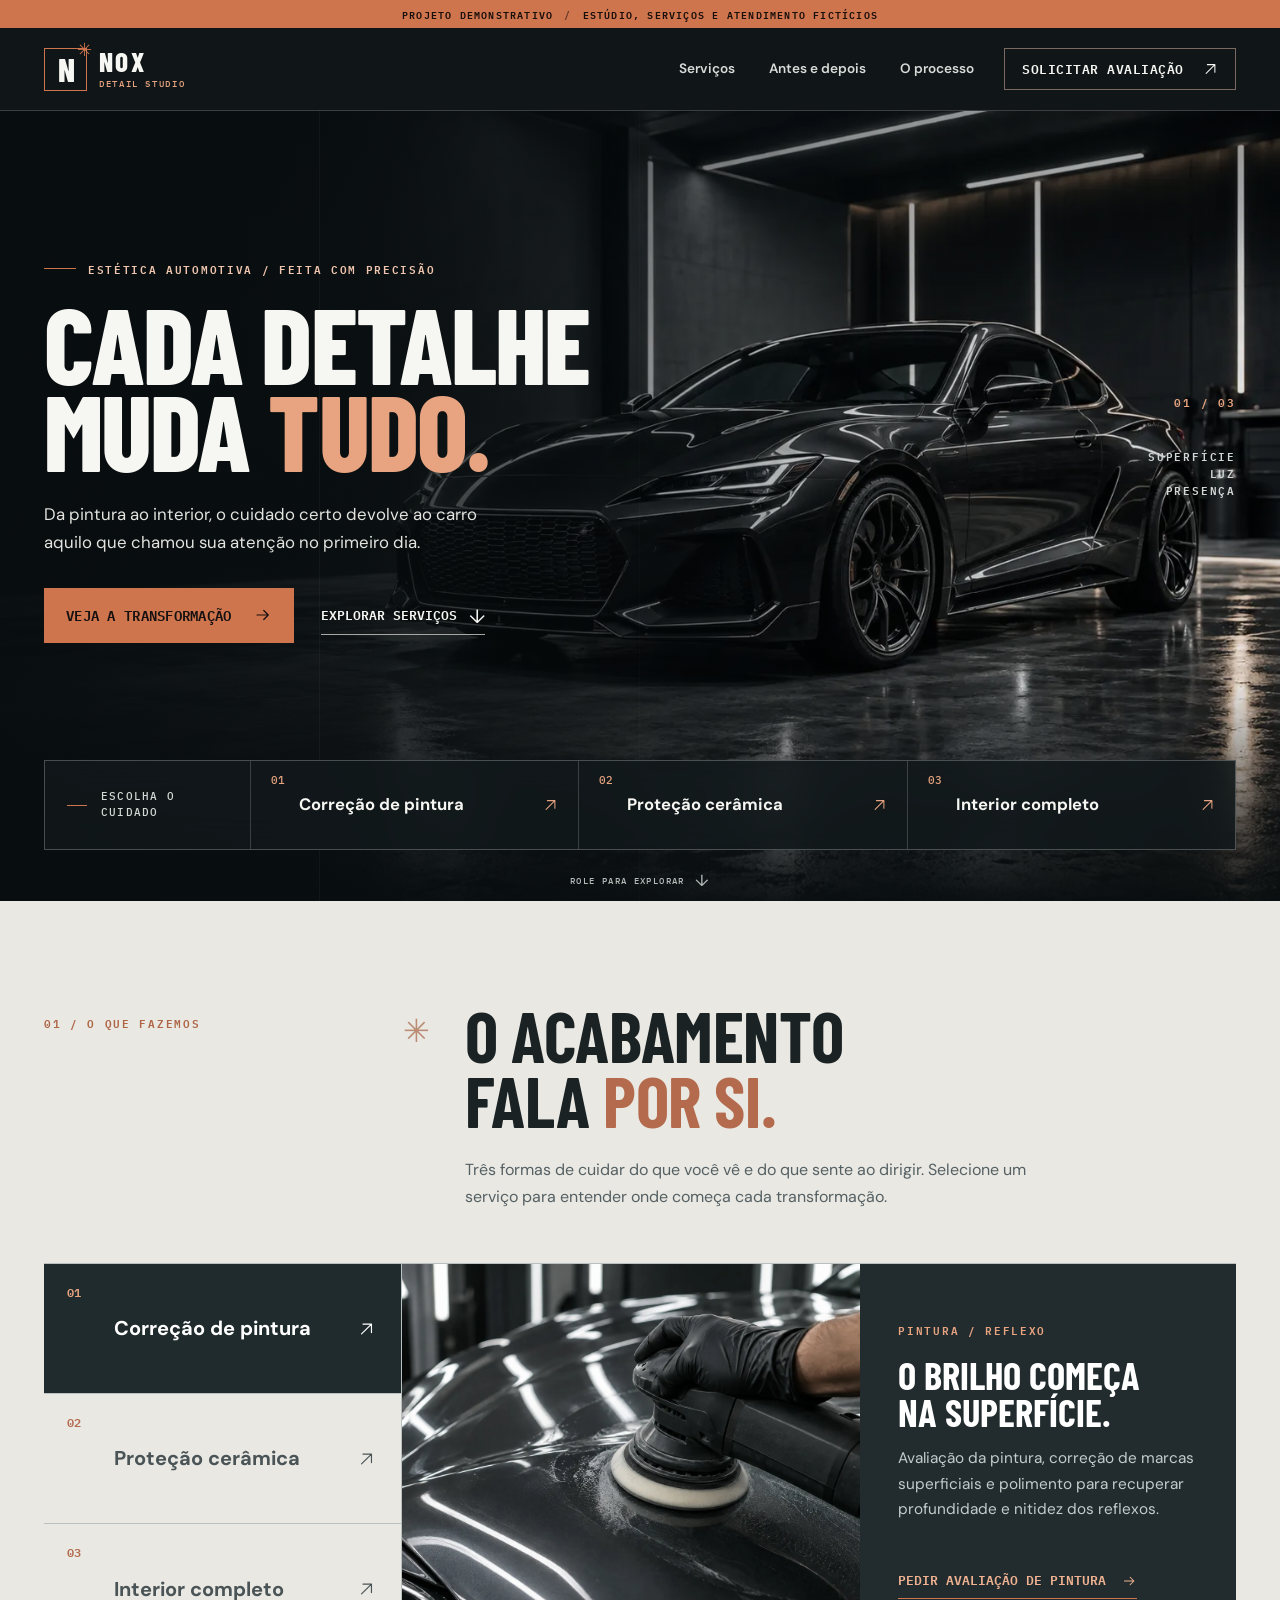
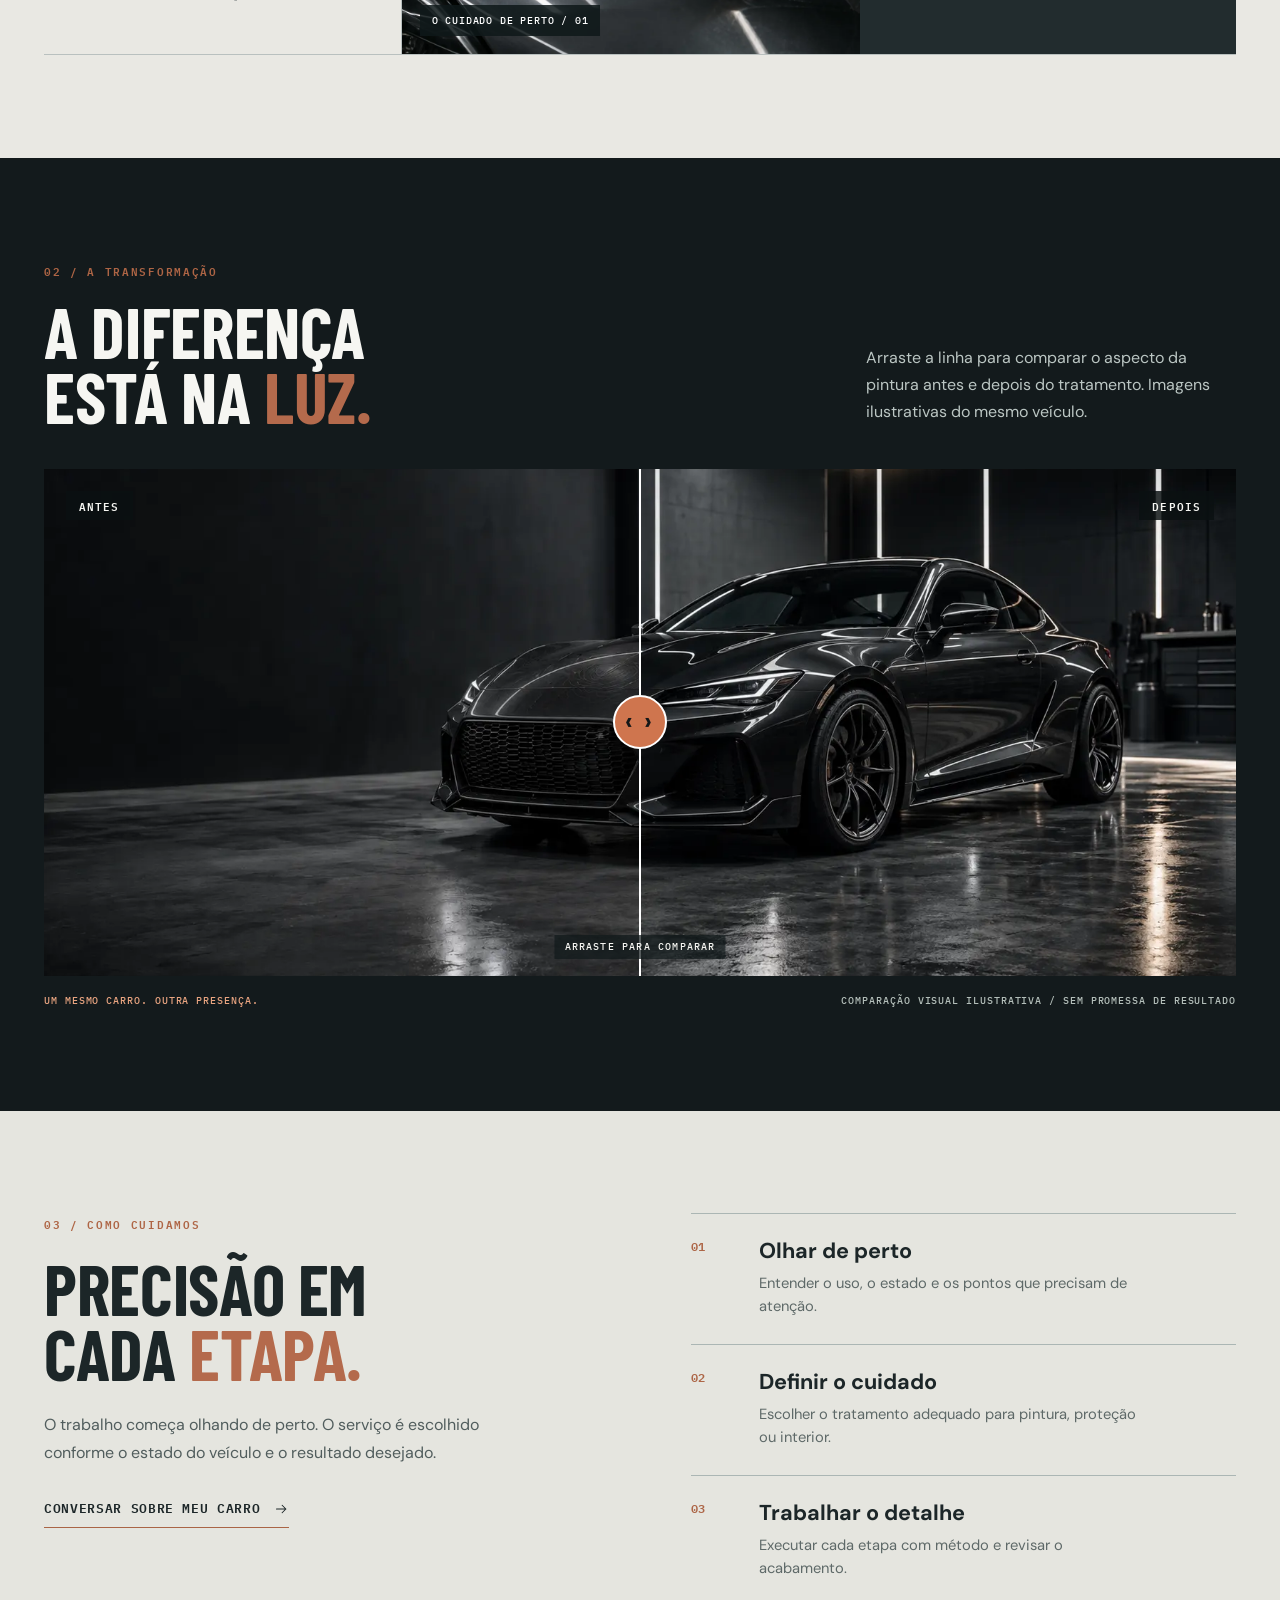
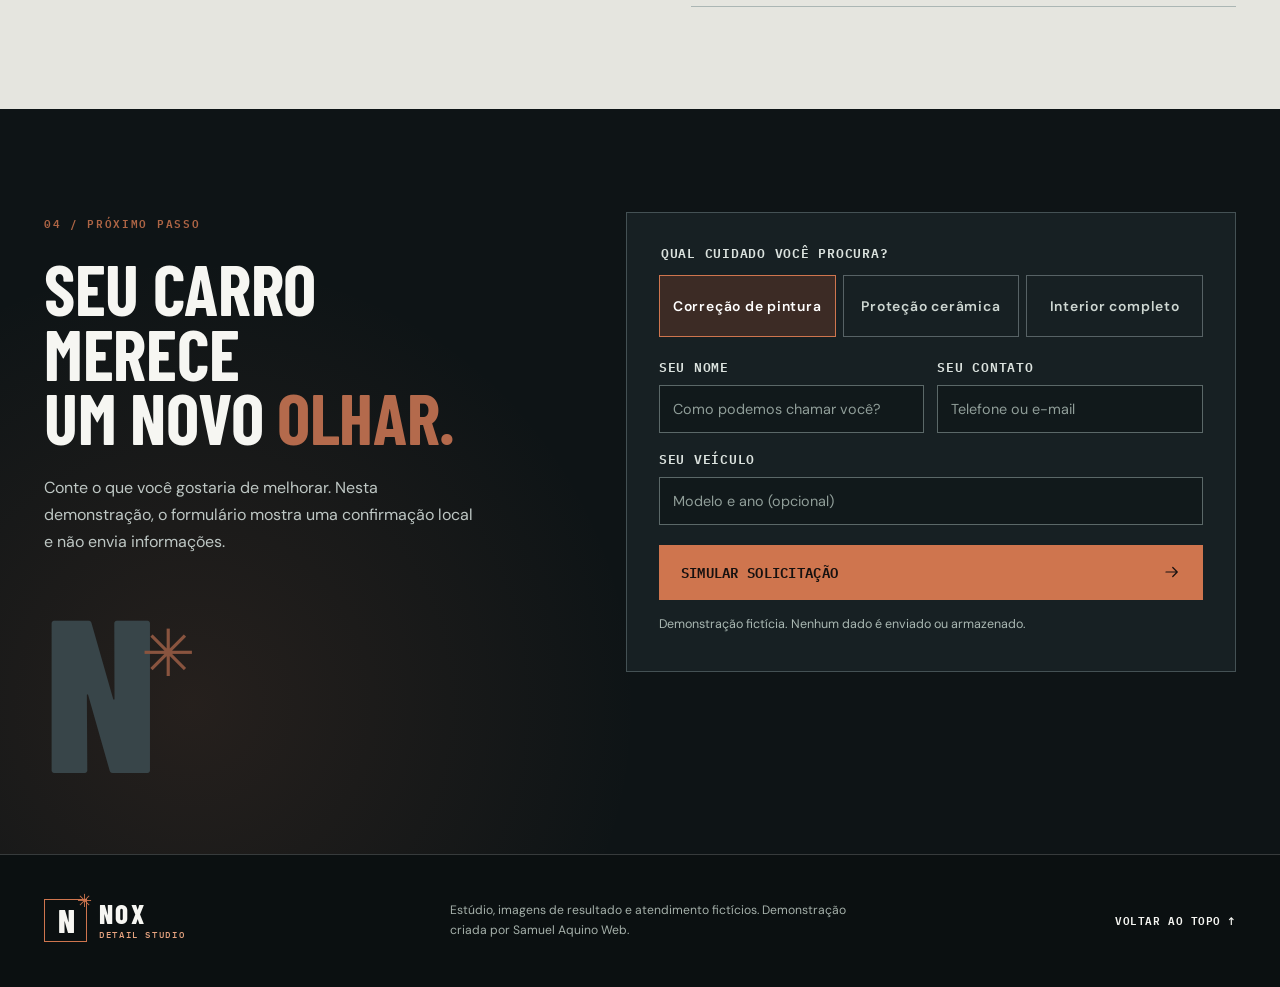
<file: Demonstracoes/06-Estetica-Automotiva-NoxStudio/index.html>
<!doctype html>
<html lang="pt-BR">
<head>
  <meta charset="utf-8">
  <meta name="viewport" content="width=device-width, initial-scale=1">
  <meta name="theme-color" content="#0d1112">
  <meta name="description" content="NOX Studio: demonstração interativa de um estúdio fictício de estética automotiva premium.">
  <title>NOX Studio — Cada detalhe muda tudo</title>
  <link rel="preconnect" href="https://fonts.googleapis.com">
  <link rel="preconnect" href="https://fonts.gstatic.com" crossorigin>
  <link href="https://fonts.googleapis.com/css2?family=Barlow+Condensed:wght@500;600;700;800&family=DM+Sans:wght@400;500;600;700&family=IBM+Plex+Mono:wght@400;500;600&display=swap" rel="stylesheet">
  <link rel="stylesheet" href="styles.css">
  <script src="app.js" defer></script>
</head>
<body>
  <svg class="symbols" aria-hidden="true" xmlns="http://www.w3.org/2000/svg">
    <symbol id="arrow" viewBox="0 0 24 24"><path d="M4 12h15m-6-6 6 6-6 6"/></symbol>
    <symbol id="arrow-up" viewBox="0 0 24 24"><path d="M5 19 19 5M7 5h12v12"/></symbol>
    <symbol id="chevron" viewBox="0 0 24 24"><path d="m9 5 7 7-7 7"/></symbol>
    <symbol id="close" viewBox="0 0 24 24"><path d="M5 5 19 19M19 5 5 19"/></symbol>
    <symbol id="spark" viewBox="0 0 24 24"><path d="M12 2v20M2 12h20M5 5l14 14M19 5 5 19"/></symbol>
  </svg>

  <div class="demo-strip">PROJETO DEMONSTRATIVO <span aria-hidden="true">/</span> ESTÚDIO, SERVIÇOS E ATENDIMENTO FICTÍCIOS</div>
  <header class="site-header" id="inicio">
    <div class="wrap header-inner">
      <a class="brand" href="#inicio" aria-label="NOX Studio, voltar ao início"><span class="brand-glyph" aria-hidden="true">N<span>✳</span></span><span class="brand-name">NOX<small>DETAIL STUDIO</small></span></a>
      <nav class="main-nav" id="main-nav" aria-label="Navegação principal"><a href="#servicos">Serviços</a><a href="#transformacao">Antes e depois</a><a href="#processo">O processo</a></nav>
      <div class="header-right"><a class="header-book" href="#agenda">SOLICITAR AVALIAÇÃO <svg class="icon" aria-hidden="true"><use href="#arrow-up"/></svg></a><button class="menu-toggle" id="menu-toggle" type="button" aria-controls="main-nav" aria-expanded="false" aria-label="Abrir menu"><span></span><span></span></button></div>
    </div>
  </header>

  <main>
    <section class="hero" aria-labelledby="hero-title">
      <div class="hero-media" aria-hidden="true"><img src="assets/nox-hero.webp" alt="" fetchpriority="high"></div>
      <div class="hero-overlay" aria-hidden="true"></div><div class="hero-line" aria-hidden="true"></div>
      <div class="wrap hero-main">
        <div class="hero-content">
          <p class="eyebrow eyebrow-bright"><span class="eyebrow-rule"></span> ESTÉTICA AUTOMOTIVA / FEITA COM PRECISÃO</p>
          <h1 id="hero-title">CADA DETALHE<br>MUDA <span>TUDO.</span></h1>
          <p class="hero-lead">Da pintura ao interior, o cuidado certo devolve ao carro aquilo que chamou sua atenção no primeiro dia.</p>
          <div class="hero-actions"><a class="button button-copper" href="#transformacao">VEJA A TRANSFORMAÇÃO <svg class="icon" aria-hidden="true"><use href="#arrow"/></svg></a><a class="hero-text-link" href="#servicos">EXPLORAR SERVIÇOS <span aria-hidden="true">↓</span></a></div>
        </div>
        <div class="hero-side"><span class="hero-side-index">01 / 03</span><span>SUPERFÍCIE<br>LUZ<br>PRESENÇA</span></div>
      </div>
      <div class="hero-dock wrap"><div class="dock-intro"><span class="dock-rule"></span><span>ESCOLHA O CUIDADO</span></div><a href="#servicos" data-service-link="pintura"><strong>01</strong><span>Correção de pintura</span><svg class="icon" aria-hidden="true"><use href="#arrow-up"/></svg></a><a href="#servicos" data-service-link="protecao"><strong>02</strong><span>Proteção cerâmica</span><svg class="icon" aria-hidden="true"><use href="#arrow-up"/></svg></a><a href="#servicos" data-service-link="interior"><strong>03</strong><span>Interior completo</span><svg class="icon" aria-hidden="true"><use href="#arrow-up"/></svg></a></div>
      <div class="hero-scroll" aria-hidden="true">ROLE PARA EXPLORAR <span>↓</span></div>
    </section>

    <section class="intro section" id="servicos" aria-labelledby="intro-title">
      <div class="wrap intro-grid"><div class="intro-label reveal"><span class="section-number">01 / O QUE FAZEMOS</span><span class="crosshair" aria-hidden="true">✳</span></div><div class="intro-copy reveal"><h2 id="intro-title">O acabamento<br>fala <em>por si.</em></h2><p>Três formas de cuidar do que você vê e do que sente ao dirigir. Selecione um serviço para entender onde começa cada transformação.</p></div></div>
      <div class="wrap services-layout reveal">
        <div class="service-list" role="tablist" aria-label="Serviços do estúdio">
          <button id="tab-pintura" class="service-tab active" role="tab" aria-selected="true" aria-controls="service-panel" tabindex="0" data-service="pintura" type="button"><span class="service-num">01</span><span class="service-name">Correção de pintura</span><svg class="icon" aria-hidden="true"><use href="#arrow-up"/></svg></button>
          <button id="tab-protecao" class="service-tab" role="tab" aria-selected="false" aria-controls="service-panel" tabindex="-1" data-service="protecao" type="button"><span class="service-num">02</span><span class="service-name">Proteção cerâmica</span><svg class="icon" aria-hidden="true"><use href="#arrow-up"/></svg></button>
          <button id="tab-interior" class="service-tab" role="tab" aria-selected="false" aria-controls="service-panel" tabindex="-1" data-service="interior" type="button"><span class="service-num">03</span><span class="service-name">Interior completo</span><svg class="icon" aria-hidden="true"><use href="#arrow-up"/></svg></button>
        </div>
        <div class="service-panel" id="service-panel" role="tabpanel" aria-labelledby="tab-pintura" tabindex="0"><div class="panel-image"><img id="service-image" src="assets/nox-detail.webp" alt="Detalhe do trabalho automotivo em estúdio: polimento de um capô" loading="lazy"><span id="service-image-label">O CUIDADO DE PERTO / 01</span></div><div class="panel-copy"><span class="mono-label" id="service-kind">PINTURA / REFLEXO</span><h3 id="service-title">O brilho começa<br>na superfície.</h3><p id="service-description">Avaliação da pintura, correção de marcas superficiais e polimento para recuperar profundidade e nitidez dos reflexos.</p><a class="panel-link" href="#agenda" id="service-cta">PEDIR AVALIAÇÃO DE PINTURA <svg class="icon" aria-hidden="true"><use href="#arrow"/></svg></a></div></div>
      </div>
    </section>

    <section class="compare section" id="transformacao" aria-labelledby="compare-title"><div class="wrap compare-heading reveal"><div><span class="section-number">02 / A TRANSFORMAÇÃO</span><h2 id="compare-title">A diferença<br>está na <em>luz.</em></h2></div><p>Arraste a linha para comparar o aspecto da pintura antes e depois do tratamento. Imagens ilustrativas do mesmo veículo.</p></div><div class="wrap"><div class="compare-frame reveal" id="compare-frame"><img class="compare-after" src="assets/nox-hero.webp" alt="Carro escuro com pintura brilhante sob luz de estúdio" loading="lazy"><div class="compare-before" id="compare-before"><img src="assets/nox-before.webp" alt="Mesmo carro com pintura mais opaca e marcas superficiais" loading="lazy"></div><span class="compare-tag compare-tag-before">ANTES</span><span class="compare-tag compare-tag-after">DEPOIS</span><div class="compare-divider" id="compare-divider" aria-hidden="true"><span>‹ ›</span></div><input id="compare-range" type="range" min="0" max="100" value="50" aria-label="Comparar imagem do carro antes e depois do tratamento"><span class="compare-note">ARRASTE PARA COMPARAR</span></div><div class="compare-footer"><span>UM MESMO CARRO. OUTRA PRESENÇA.</span><span>COMPARAÇÃO VISUAL ILUSTRATIVA / SEM PROMESSA DE RESULTADO</span></div></div></section>

    <section class="process section" id="processo" aria-labelledby="process-title"><div class="wrap process-grid"><div class="process-copy reveal"><span class="section-number">03 / COMO CUIDAMOS</span><h2 id="process-title">Precisão em<br>cada <em>etapa.</em></h2><p>O trabalho começa olhando de perto. O serviço é escolhido conforme o estado do veículo e o resultado desejado.</p><a class="text-link" href="#agenda">CONVERSAR SOBRE MEU CARRO <svg class="icon" aria-hidden="true"><use href="#arrow"/></svg></a></div><div class="process-steps reveal"><div><span>01</span><h3>Olhar de perto</h3><p>Entender o uso, o estado e os pontos que precisam de atenção.</p></div><div><span>02</span><h3>Definir o cuidado</h3><p>Escolher o tratamento adequado para pintura, proteção ou interior.</p></div><div><span>03</span><h3>Trabalhar o detalhe</h3><p>Executar cada etapa com método e revisar o acabamento.</p></div></div></div></section>

    <section class="booking section" id="agenda" aria-labelledby="booking-title"><div class="wrap booking-grid"><div class="booking-copy reveal"><span class="section-number">04 / PRÓXIMO PASSO</span><h2 id="booking-title">Seu carro merece<br>um novo <em>olhar.</em></h2><p>Conte o que você gostaria de melhorar. Nesta demonstração, o formulário mostra uma confirmação local e não envia informações.</p><div class="booking-mark" aria-hidden="true">N<span>✳</span></div></div><form class="booking-form reveal" id="booking-form"><fieldset><legend>QUAL CUIDADO VOCÊ PROCURA?</legend><div class="choice-grid"><label><input type="radio" name="service" value="Correção de pintura" checked><span>Correção de pintura</span></label><label><input type="radio" name="service" value="Proteção cerâmica"><span>Proteção cerâmica</span></label><label><input type="radio" name="service" value="Interior completo"><span>Interior completo</span></label></div></fieldset><div class="field-row"><label>SEU NOME<input name="name" type="text" autocomplete="name" placeholder="Como podemos chamar você?" required minlength="2"></label><label>SEU CONTATO<input name="contact" type="text" autocomplete="off" placeholder="Telefone ou e-mail" required minlength="5"></label></div><label>SEU VEÍCULO<input name="vehicle" type="text" placeholder="Modelo e ano (opcional)"></label><button class="button button-copper booking-submit" type="submit">SIMULAR SOLICITAÇÃO <svg class="icon" aria-hidden="true"><use href="#arrow"/></svg></button><p class="form-note" id="form-note" role="status" aria-live="polite">Demonstração fictícia. Nenhum dado é enviado ou armazenado.</p></form></div></section>
  </main>
  <footer class="footer"><div class="wrap footer-inner"><a class="brand" href="#inicio" aria-label="NOX Studio, voltar ao início"><span class="brand-glyph" aria-hidden="true">N<span>✳</span></span><span class="brand-name">NOX<small>DETAIL STUDIO</small></span></a><p>Estúdio, imagens de resultado e atendimento fictícios. Demonstração criada por Samuel Aquino Web.</p><a href="#inicio">VOLTAR AO TOPO ↑</a></div></footer>
</body>
</html>
</file>
<file: fonts.css>
@font-face {
  font-family: 'DM Sans';
  font-style: normal;
  font-weight: 400;
  font-display: swap;
  src: url(assets/fonts/rP2tp2ywxg089UriI5-g4vlH9VoD8CmcqZG40F9JadbnoEwAopxhTg.woff2) format('woff2');
}
@font-face {
  font-family: 'DM Sans';
  font-style: normal;
  font-weight: 500;
  font-display: swap;
  src: url(assets/fonts/rP2tp2ywxg089UriI5-g4vlH9VoD8CmcqZG40F9JadbnoEwAkJxhTg.woff2) format('woff2');
}
@font-face {
  font-family: 'DM Sans';
  font-style: normal;
  font-weight: 600;
  font-display: swap;
  src: url(assets/fonts/rP2tp2ywxg089UriI5-g4vlH9VoD8CmcqZG40F9JadbnoEwAfJthTg.woff2) format('woff2');
}
@font-face {
  font-family: 'DM Sans';
  font-style: normal;
  font-weight: 700;
  font-display: swap;
  src: url(assets/fonts/rP2tp2ywxg089UriI5-g4vlH9VoD8CmcqZG40F9JadbnoEwARZthTg.woff2) format('woff2');
}
@font-face {
  font-family: 'Manrope';
  font-style: normal;
  font-weight: 400;
  font-display: swap;
  src: url(assets/fonts/xn7_YHE41ni1AdIRqAuZuw1Bx9mbZk79FO_F.woff2) format('woff2');
}
@font-face {
  font-family: 'Manrope';
  font-style: normal;
  font-weight: 500;
  font-display: swap;
  src: url(assets/fonts/xn7_YHE41ni1AdIRqAuZuw1Bx9mbZk7PFO_F.woff2) format('woff2');
}
@font-face {
  font-family: 'Manrope';
  font-style: normal;
  font-weight: 600;
  font-display: swap;
  src: url(assets/fonts/xn7_YHE41ni1AdIRqAuZuw1Bx9mbZk4jE-_F.woff2) format('woff2');
}
@font-face {
  font-family: 'Manrope';
  font-style: normal;
  font-weight: 700;
  font-display: swap;
  src: url(assets/fonts/xn7_YHE41ni1AdIRqAuZuw1Bx9mbZk4aE-_F.woff2) format('woff2');
}
@font-face {
  font-family: 'Manrope';
  font-style: normal;
  font-weight: 800;
  font-display: swap;
  src: url(assets/fonts/xn7_YHE41ni1AdIRqAuZuw1Bx9mbZk59E-_F.woff2) format('woff2');
}
</file>
<file: styles.css>
:root{--night:#101219;--paper:#edf0f3;--ink:#171c28;--white:#f6f7fb;--blue:#416cf3;--line:rgba(224,232,255,.19);--display:"Manrope",Arial,sans-serif;--body:"DM Sans",Arial,sans-serif}
*{box-sizing:border-box}html{scroll-behavior:smooth;scroll-padding-top:116px}body{margin:0;background:var(--night);color:var(--white);font-family:var(--body);-webkit-font-smoothing:antialiased}body.menu-open{overflow:hidden}a{color:inherit;text-decoration:none}button{font:inherit;cursor:pointer;color:inherit}img{display:block;max-width:100%}a,button,summary{touch-action:manipulation;-webkit-tap-highlight-color:transparent}::selection{background:var(--blue);color:white}:focus-visible{outline:2px solid #7195ff;outline-offset:5px}.shell{width:min(calc(100% - 80px),1480px);margin-inline:auto}main section{scroll-margin-top:116px}h1,h2,h3,p{margin:0}h1,h2,h3{font-family:var(--display)}em{font-style:normal}h2{font-size:clamp(42px,4.2vw,68px);font-weight:600;line-height:1.12;letter-spacing:-.065em}h2 em{color:#99b3ff}.skip-link{position:fixed;top:-100px;left:20px;z-index:200;color:var(--ink);background:white;padding:14px 18px;border-radius:8px}.skip-link:focus{top:20px}.scroll-progress{position:fixed;top:0;left:0;right:0;height:2px;z-index:110;pointer-events:none}.scroll-progress span{display:block;height:100%;background:#aac0ff;transform:scaleX(0);transform-origin:left}
.header{position:fixed;z-index:60;top:16px;left:0;right:0;width:min(calc(100% - 64px),1520px);margin:auto}.header-inner{height:76px;display:flex;align-items:center;padding:12px 18px;gap:28px;border-radius:17px}.identity{display:flex;align-items:center;gap:12px;flex-shrink:0}.identity-symbol{display:flex;align-items:center;width:46px;height:46px;font:700 28px/1 var(--display);letter-spacing:-.11em}.identity-symbol>span{color:#9db6ff}.identity-text{font:600 15px/1.3 var(--display);letter-spacing:-.02em}.identity-text small{display:block;margin-top:4px;color:#a6b3ca;font:600 8px/1.5 var(--body);letter-spacing:.17em}.desktop-nav{display:flex;gap:29px;margin:auto;font-size:12px;color:#c5ccda}.desktop-nav a{padding-block:13px}.desktop-nav a:hover{color:white}.header-contact{display:flex;align-items:center;gap:26px;padding:13px 15px;border-radius:10px;font-size:11px;font-weight:600;white-space:nowrap}.header-contact>span{font-size:21px;line-height:1}.menu-toggle,.mobile-menu{display:none}
.hero{position:relative;isolation:isolate;height:min(940px,100svh);min-height:690px}.hero-inner{height:100%;padding-top:124px;display:flex;flex-direction:column}.hero-top{display:flex;justify-content:space-between;align-items:center;gap:16px;font:600 9px/1.4 var(--body);letter-spacing:.16em;color:#a3aec2}.hero-top i{display:inline-block;width:6px;height:6px;border-radius:50%;background:#a8bdff;margin-right:9px;box-shadow:0 0 13px rgba(166,192,255,.7)}.hero-main{display:grid;grid-template-columns:45% 50%;gap:5%;align-items:center;flex:1;min-height:0;padding:22px 0 30px}.hero-copy{min-width:0}.hero-eyebrow{font-size:13px;color:#c0cce3;margin-bottom:21px}.hero h1{font-size:clamp(61px,6.15vw,101px);font-weight:600;line-height:1.01;letter-spacing:-.075em;margin-bottom:25px}.hero h1 em{color:#a5bdff}.hero-intro{max-width:420px;font-size:15px;line-height:1.7;color:#b5bdcf}.hero-actions{display:flex;align-items:center;gap:25px;margin-top:28px}.button-light{display:inline-flex;align-items:center;justify-content:space-between;gap:28px;min-height:53px;padding:16px 20px;border-radius:11px;background:#f3f5ff;color:#18233b;font-size:12px;font-weight:600;white-space:nowrap}.button-light>span{font-size:21px;line-height:1}.hero-text-link{display:inline-flex;align-items:center;gap:13px;font-size:11px;white-space:nowrap;padding-block:14px;color:#c7d2e9}.hero-text-link span{font-size:19px}.hero-note{display:flex;align-items:center;gap:13px;margin-top:33px}.mini-mark{display:grid;place-content:center;width:36px;height:36px;border:1px solid var(--line);border-radius:10px;font:700 17px var(--display);color:#b9caff;letter-spacing:-.1em}.hero-note p{font-size:10px;color:#d0d8e7;line-height:1.5}.hero-note small{display:block;font-size:10px;margin-top:3px;color:#939fb8}.hero-stage{position:relative;min-width:0;display:flex;flex-direction:column;gap:11px}.stage-heading{display:flex;justify-content:space-between;align-items:center;font:600 8px var(--body);letter-spacing:.17em;color:#9eacc8;margin:0 3px 4px}.stage-heading>span:last-child{font-size:18px}.hero-switcher{display:grid;grid-template-columns:repeat(3,minmax(0,1fr));gap:7px}.hero-switcher button{display:flex;align-items:center;gap:13px;min-height:48px;padding:12px 15px;text-align:left;border:1px solid var(--line);border-radius:10px;background:rgba(219,229,255,.04);font-size:11px;color:#b7c5de}.hero-switcher button b{font-size:9px;font-weight:500;color:#95aad6}.hero-switcher button.active{background:linear-gradient(125deg,rgba(214,227,255,.2),rgba(126,153,220,.1));border-color:rgba(225,235,255,.55);color:white}.hero-browser{position:relative;border-radius:17px;padding:8px;overflow:hidden}.hero-browser-bar{height:31px;display:flex;align-items:center;justify-content:space-between;padding:0 10px 7px;color:#a9b7d2;font-size:8px;letter-spacing:.035em}.browser-dots,.screen-dots{display:flex;gap:5px}.browser-dots i,.screen-dots i{width:5px;height:5px;border-radius:50%;background:rgba(212,223,255,.45)}.hero-browser img{width:100%;height:auto;aspect-ratio:1.6;object-fit:contain;border-radius:10px}.hero-preview-caption{display:flex;align-items:center;gap:13px;padding:15px 17px;border-radius:12px}.caption-icon{display:grid;place-content:center;width:31px;height:31px;border:1px solid var(--line);border-radius:9px;font-size:19px;color:#c9d6f5}.hero-preview-caption strong{font:600 13px var(--display)}.hero-preview-caption p{font-size:9px;color:#a8b3cb;margin-top:4px}.hero-preview-caption>a{display:flex;align-items:center;gap:17px;margin-left:auto;padding:10px 0 10px 12px;font-size:10px;white-space:nowrap}.hero-preview-caption>a span{font-size:19px}.hero-bottom{display:flex;justify-content:space-between;align-items:center;gap:20px;border-top:1px solid var(--line);padding:20px 0 23px;font-size:8px;letter-spacing:.12em;color:#8f9eb8}.hero-bottom>a{display:flex;align-items:center;gap:21px;color:#bfcde4;font-size:10px;letter-spacing:0}.hero-bottom>a span{font-size:19px}
.section-label{display:flex;align-items:center;gap:16px;font:600 9px var(--body);letter-spacing:.16em;white-space:nowrap}.section-label>span{color:#92a8d7}.section-label>p{font:inherit}.section-heading{display:grid;grid-template-columns:26% 1fr;gap:6%;align-items:start;margin-bottom:51px}.section-heading>.section-label{padding-top:13px}.section-description{max-width:580px;font-size:15px;line-height:1.75;color:#aebacf;margin-top:23px}.statement-section{position:relative;color:var(--ink);padding:105px 0}.statement-grid{display:grid;grid-template-columns:26% 1fr;gap:6%;align-items:start}.statement-grid>.section-label{padding-top:15px}.statement-section .section-label>span,.services-section .section-label>span,.faq-section .section-label>span{color:#526fae}.statement-content h2{font-size:clamp(42px,4.2vw,66px)}.statement-content h2 em{color:#627aac}.statement-content>p{max-width:625px;font-size:16px;line-height:1.8;color:#626c7e;margin-top:25px}.statement-principles{display:grid;grid-template-columns:repeat(3,1fr);gap:11px;margin-top:34px}.statement-principles>span{padding:18px 16px;display:flex;align-items:center;gap:12px;border:1px solid rgba(255,255,255,.9);border-radius:12px;background:rgba(255,255,255,.32);font-size:10px;color:#333f56}.statement-principles b{font-size:9px;font-weight:500;color:#758bab}
.work-section{position:relative;padding:110px 0 78px}.work-gallery{--project-accent:#ffc3a7;--project-tint:rgba(133,71,53,.21);position:relative}.work-gallery[data-project=morada]{--project-accent:#e3d8be;--project-tint:rgba(100,114,83,.22)}.work-gallery[data-project=nox]{--project-accent:#bddcf1;--project-tint:rgba(61,101,136,.26)}.project-tabs{display:grid;grid-template-columns:repeat(3,minmax(0,1fr));gap:8px;padding:8px;border-radius:15px;position:sticky;top:108px;z-index:30;margin-bottom:13px}.project-tab{display:grid;grid-template-columns:26px minmax(0,1fr) 20px;grid-template-rows:auto auto;gap:4px 13px;align-items:center;min-height:78px;padding:15px 20px;text-align:left;background:transparent;color:#9fabbe;border:1px solid transparent;border-radius:10px}.project-tab>span{grid-row:1/3;font-size:9px;color:#8394b5}.project-tab strong{font:600 16px var(--display);white-space:nowrap;letter-spacing:-.035em}.project-tab small{grid-column:2;font-size:9px;color:#a7b4cd}.project-tab>b{grid-row:1/3;grid-column:3;font-size:22px;font-weight:400;color:#b4c5e5}.project-tab.active{border-color:rgba(238,243,255,.38);background:linear-gradient(115deg,rgba(212,226,255,.17),rgba(228,235,250,.06));color:white}.project-tab.active>span{color:var(--project-accent)}.project-tab.active small{color:#c4cede}.project-detail{position:relative;display:grid;grid-template-columns:33% minmax(0,67%);gap:0;border-radius:22px;overflow:hidden;padding:11px;min-height:530px;background:radial-gradient(ellipse at 45% 80%,var(--project-tint),transparent 65%),linear-gradient(130deg,rgba(230,238,255,.085),rgba(174,189,226,.025))}.project-summary{padding:26px 22px;display:flex;flex-direction:column;justify-content:space-between;gap:30px;min-width:0}.summary-top{display:flex;align-items:center;justify-content:space-between;font-size:8px;letter-spacing:.12em;color:#b5c1d8}.summary-dot{width:6px;height:6px;border-radius:50%;background:var(--project-accent)}.project-overline{font-size:7px;letter-spacing:.13em;color:#899ebf;margin-bottom:13px}.project-summary h3{font-size:clamp(33px,3.6vw,54px);font-weight:600;line-height:1.1;letter-spacing:-.065em;margin-bottom:18px}.project-summary h3 span{color:var(--project-accent)}.project-summary #projectDescription{font-size:13px;line-height:1.8;color:#b9c3d6;max-width:315px}.project-tags{display:flex;flex-wrap:wrap;gap:7px;margin-top:24px}.project-tags>span{font-size:8px;color:#bac8df;border:1px solid rgba(220,230,252,.17);border-radius:7px;background:rgba(229,235,255,.035);padding:8px 9px;line-height:1.35}.project-open{display:flex;align-items:center;justify-content:space-between;padding:15px 16px;font-size:11px;font-weight:500;border:1px solid rgba(240,245,255,.32);border-radius:10px;background:linear-gradient(120deg,rgba(238,243,255,.12),rgba(180,205,255,.04))}.project-open>span{font-size:22px}.project-screen-wrap{position:relative;min-width:0;display:flex;flex-direction:column;justify-content:center;padding:26px 19px 30px 15px}.project-screen{position:relative;width:92%;border:1px solid rgba(230,238,255,.25);border-radius:13px;padding:7px;background:rgba(30,35,46,.56);box-shadow:10px 20px 50px rgba(0,0,0,.24);overflow:hidden}.screen-bar{display:flex;align-items:center;justify-content:space-between;height:29px;padding:0 5px 5px;font-size:7px;letter-spacing:.08em;color:#b5c5e1}.project-screen img{width:100%;height:auto;aspect-ratio:1.6;object-fit:contain;border-radius:7px}.project-phone{position:absolute;right:9px;bottom:40px;width:18%;max-width:145px;background:#171b24;border:1px solid rgba(230,238,255,.4);border-radius:21px;padding:6px;box-shadow:8px 17px 33px rgba(0,0,0,.45);transform:rotate(5deg)}.phone-speaker{width:25%;height:3px;border-radius:3px;background:#556075;margin:1px auto 5px}.project-phone img{width:100%;height:auto;aspect-ratio:375/844;object-fit:contain;border-radius:12px}.screen-foot{display:flex;justify-content:space-between;align-items:center;width:92%;margin-top:18px;font-size:7px;letter-spacing:.13em;color:#8296ba}.screen-foot b{font-weight:500;color:var(--project-accent)}.gallery-note{display:flex;justify-content:space-between;align-items:center;gap:24px;margin-top:22px;font-size:9px;line-height:1.5;color:#93a3bd}.gallery-note i{font-style:normal;color:#c8d6f4;margin-right:9px;font-size:17px}.gallery-note>span:last-child{color:#8194b6}
.services-section{position:relative;padding:110px 0 82px;color:var(--ink)}.services-section h2 em,.faq-section h2 em{color:#627aac}.services-section .section-description{color:#626e80}.service-grid{display:grid;grid-template-columns:repeat(3,minmax(0,1fr));gap:16px}.service-card{border-radius:19px;min-height:355px;padding:30px;display:flex;flex-direction:column}.card-top{display:flex;justify-content:space-between;align-items:center;margin-bottom:41px}.card-top>span{font:500 19px var(--display);letter-spacing:-.05em;color:#8295b8}.card-top svg{width:32px;height:32px;fill:none;stroke:#6d82a9;stroke-width:1.1}.service-card h3{font-size:29px;font-weight:600;line-height:1.15;letter-spacing:-.055em;margin-bottom:18px}.service-card>p{font-size:13px;color:#626d80;line-height:1.8;max-width:340px}.service-tags{font-size:7px;letter-spacing:.1em;color:#6b7fa3;margin-top:auto;padding-top:31px}.service-note{display:flex;align-items:center;gap:14px;margin-top:26px;padding-top:23px;border-top:1px solid rgba(74,92,130,.17)}.service-note>span{font-size:22px;color:#5a72a3}.service-note p{font-size:11px;color:#687388;line-height:1.6}.service-note>a{margin-left:auto;display:flex;gap:20px;align-items:center;font-size:11px;white-space:nowrap}.service-note>a span{font-size:20px}
.about-section{position:relative;padding:105px 0}.about-grid{display:grid;grid-template-columns:36% 1fr;gap:10%;align-items:center}.about-identity{min-height:465px;display:flex;flex-direction:column;justify-content:space-between;padding:30px;border-radius:21px;position:relative;overflow:hidden}.eyebrow{font-size:8px;letter-spacing:.15em;color:#9babcb}.about-monogram{font:600 clamp(95px,10vw,160px)/1 var(--display);letter-spacing:-.12em;color:#d9e3ff;padding:13px 0 24px}.about-monogram>span{color:#87a7ff}.about-identity strong{font:600 21px var(--display);letter-spacing:-.035em}.about-identity p{font-size:12px;line-height:1.7;color:#a6b4d0;margin-top:8px}.about-identity>a{display:flex;justify-content:space-between;align-items:center;font-size:10px;padding-top:21px;margin-top:27px;border-top:1px solid var(--line);color:#cad7f1}.about-identity>a>span{font-size:20px}.about-copy>.section-label{margin-bottom:31px}.about-copy h2{font-size:clamp(39px,4vw,65px);margin-bottom:29px}.about-copy>p{max-width:590px;font-size:14px;line-height:1.8;color:#acb9d1;margin-top:16px}.about-values{display:flex;flex-wrap:wrap;gap:8px;margin-top:27px}.about-values>span{font-size:9px;color:#b4c5e5;background:rgba(213,227,255,.05);padding:10px 12px;border:1px solid var(--line);border-radius:9px}
.process-section{position:relative;padding:80px 0 105px}.process-grid{display:grid;grid-template-columns:repeat(3,minmax(0,1fr));gap:15px}.process-card{position:relative;display:flex;flex-direction:column;gap:38px;padding:29px;border-radius:18px;min-height:305px}.step-number{font:500 31px var(--display);letter-spacing:-.06em;color:#96aedc}.process-card h3{font-size:21px;font-weight:500;line-height:1.3;letter-spacing:-.035em;margin-bottom:15px}.process-card p{font-size:12px;line-height:1.8;color:#a5b5d2}.step-arrow{position:absolute;top:25px;right:28px;font-size:24px;color:#8199c9}
.faq-section{position:relative;padding:100px 0;color:var(--ink)}.faq-grid{display:grid;grid-template-columns:36% 1fr;gap:10%}.faq-grid .section-label{margin-bottom:31px}.faq-grid h2{font-size:clamp(40px,4.1vw,65px);margin-bottom:22px}.faq-grid>div>p{max-width:280px;color:#687386;font-size:13px;line-height:1.7}.text-link{display:inline-flex;align-items:center;gap:26px;font-size:11px;margin-top:26px;padding-bottom:10px;border-bottom:1px solid rgba(40,60,99,.25)}.text-link>span{font-size:19px}.faq-list{display:flex;flex-direction:column;gap:12px}.faq-list details{border-radius:13px;padding:0 21px}.faq-list summary{list-style:none;display:flex;align-items:center;justify-content:space-between;gap:16px;font-size:13px;line-height:1.5;font-weight:500;min-height:74px;padding-block:20px;cursor:pointer}.faq-list summary::-webkit-details-marker{display:none}.faq-list summary>span{font-size:22px;font-weight:400;color:#65799c;transition:transform .2s;flex-shrink:0}.faq-list details[open] summary>span{transform:rotate(45deg)}.faq-list details>p{font-size:12px;line-height:1.9;max-width:560px;color:#616d81;padding:0 30px 22px 0}
.contact-section{position:relative;padding:90px 0 65px}.contact-inner{border-radius:24px;padding:35px 42px}.contact-top{display:flex;justify-content:space-between;align-items:center;gap:20px}.contact-top>span{font-size:7px;letter-spacing:.13em;color:#8ea5ce}.contact-content{display:grid;grid-template-columns:1fr 34%;align-items:center;gap:7%;padding:52px 0 46px}.contact-content h2{font-size:clamp(40px,4.8vw,72px);font-weight:500}.contact-content h2 em{color:#b2c7ff}.contact-content p{font-size:13px;line-height:1.85;color:#acbbd8;margin-top:24px}.contact-cta{display:flex;align-items:center;gap:15px;padding:22px 20px;border:1px solid rgba(226,237,255,.57);border-radius:14px;background:linear-gradient(135deg,rgba(225,235,255,.2),rgba(173,199,255,.06));box-shadow:inset 0 1px rgba(255,255,255,.15),0 14px 25px rgba(7,13,29,.18)}.whatsapp-icon{display:grid;place-content:center;width:38px;height:38px;border:1px solid rgba(225,238,255,.4);border-radius:12px;flex-shrink:0;font-size:24px;color:#dce6ff}.contact-cta>span:nth-child(2){font-size:13px;font-weight:500;line-height:1.5}.contact-cta small{display:block;font-size:9px;color:#a4b9e2;margin-top:4px;font-weight:400}.contact-cta>b{font-size:23px;font-weight:400;margin-left:auto}.contact-bottom{display:flex;align-items:center;justify-content:space-between;gap:24px;padding-top:25px;border-top:1px solid var(--line);font-size:9px;color:#859cbe}.contact-bottom>a{display:flex;align-items:center;gap:15px;color:#bfceed}.contact-bottom>a>span{font-size:17px}.footer{padding:0 0 31px}.footer-inner{display:flex;align-items:center;justify-content:space-between;gap:24px;padding:27px 0 0;border-top:1px solid var(--line)}.footer-name{font:600 23px var(--display);letter-spacing:-.055em}.footer-name>span{color:#9cbbff}.footer-inner>span{font-size:8px;letter-spacing:.1em;color:#7e93b6}.footer-inner>div{display:flex;gap:23px;font-size:10px;color:#a6b7d7}

@media(min-width:1700px){.hero-main{grid-template-columns:44% 51%}.hero-stage{max-width:735px}.hero-browser-bar{height:36px}.hero-switcher button{min-height:54px}.hero-preview-caption{padding:19px 21px}.hero-intro{font-size:17px}.project-summary #projectDescription{font-size:15px}.project-detail{min-height:615px}}
@media(max-width:1120px){.shell{width:calc(100% - 56px)}.header{width:calc(100% - 40px)}.header-inner{gap:16px}.desktop-nav{gap:20px}.identity-text{font-size:13px}.identity-text small{font-size:7px}.header-contact{font-size:10px;gap:18px}.hero h1{font-size:clamp(54px,6.2vw,70px)}.hero-main{grid-template-columns:44% 51%}.hero-actions{gap:17px}.button-light{padding:14px 16px;gap:18px;font-size:11px}.hero-text-link{font-size:10px;gap:10px}.hero-intro{font-size:14px}.hero-switcher button{padding:10px;gap:9px;font-size:10px}.project-detail{grid-template-columns:34% 66%;min-height:485px}.project-summary{padding:23px 16px}.project-summary h3{font-size:35px}.project-summary #projectDescription{font-size:12px}.project-screen-wrap{padding-left:13px;padding-right:13px}.project-tab{padding:14px;gap:4px 9px}.service-card{padding:25px}.service-card h3{font-size:25px}.process-card{padding:24px}.process-card h3{font-size:19px}.contact-inner{padding:31px}.contact-content{grid-template-columns:1fr 38%;gap:4%}.contact-cta{padding:20px 16px;gap:10px}}
@media(max-width:850px){html{scroll-padding-top:100px}main section{scroll-margin-top:100px}.header-inner{height:67px;padding:10px 15px}.desktop-nav,.header-contact{display:none}.menu-toggle{display:flex;align-items:center;justify-content:center;flex-direction:column;gap:5px;width:42px;height:42px;padding:11px;border:1px solid var(--line);border-radius:10px;background:rgba(220,231,255,.04);margin-left:auto}.menu-toggle span{height:1px;width:100%;background:#d8e4ff;transition:transform .2s}.menu-toggle[aria-expanded=true] span:first-child{transform:translateY(3px) rotate(45deg)}.menu-toggle[aria-expanded=true] span:last-child{transform:translateY(-3px) rotate(-45deg)}.mobile-menu:not([hidden]){display:flex;flex-direction:column;gap:0;margin-top:9px;padding:18px;border-radius:16px;background-color:rgba(16,21,33,.97)}.mobile-menu>a{display:flex;justify-content:space-between;align-items:center;font:500 24px var(--display);letter-spacing:-.04em;padding:19px 6px;border-bottom:1px solid var(--line)}.mobile-menu>a>span{font:400 12px var(--body);color:#94abd9}.mobile-menu p{font-size:9px;color:#95a6c4;padding:24px 6px 9px}.hero{height:auto;min-height:0}.hero-inner{height:auto;padding-top:116px}.hero-main{grid-template-columns:1fr;gap:36px;padding:43px 0 35px}.hero h1{font-size:clamp(61px,9vw,82px);max-width:700px}.hero-copy{display:grid;grid-template-columns:1fr 43%;column-gap:7%;align-items:start}.hero-eyebrow{grid-column:1/3}.hero h1{grid-row:2/5;margin-bottom:0}.hero-intro{grid-column:2;max-width:310px;padding-top:9px;font-size:14px}.hero-actions{grid-column:2;flex-direction:column;align-items:start;gap:6px;margin-top:21px}.hero-note{grid-column:2;margin-top:17px;gap:9px}.hero-note p,.hero-note small{font-size:9px}.mini-mark{width:30px;height:30px;flex-shrink:0}.hero-stage{width:100%;max-width:690px;margin-inline:auto}.stage-heading{font-size:9px}.hero-switcher button{font-size:12px;min-height:51px}.hero-browser-bar{height:35px;font-size:9px}.hero-preview-caption{padding:17px 20px}.hero-preview-caption strong{font-size:15px}.hero-preview-caption p{font-size:10px}.hero-bottom{font-size:7px}.section-heading,.statement-grid{grid-template-columns:1fr;gap:28px}.section-heading>.section-label,.statement-grid>.section-label{padding-top:0}.statement-section,.services-section,.work-section,.about-section,.faq-section{padding-block:80px}.statement-content h2,h2{font-size:clamp(40px,6.4vw,58px)}.statement-content>p{font-size:15px}.section-heading{margin-bottom:35px}.section-description{font-size:14px;max-width:570px}.project-tabs{top:99px}.project-detail{grid-template-columns:1fr;gap:8px;min-height:0}.project-summary{padding:22px;gap:24px;display:grid;grid-template-columns:1fr 40%;column-gap:35px}.summary-top{grid-column:1/3}.project-summary>div:nth-child(2){grid-column:1/3;display:grid;grid-template-columns:1fr 50%;gap:0 20px}.project-overline{grid-column:1;margin-bottom:10px}.project-summary h3{grid-column:1;font-size:43px;margin-bottom:0}.project-summary #projectDescription{grid-column:2;grid-row:1/3;max-width:none;font-size:13px}.project-tags{grid-column:1/3;margin-top:20px}.project-open{grid-column:1/3;max-width:310px}.project-screen-wrap{min-height:0;padding:9px 19px 30px}.project-screen{width:91%}.project-phone{right:15px;bottom:47px;width:18%;max-width:120px}.screen-foot{margin-top:21px}.project-tab{min-height:75px;padding:13px;column-gap:8px;grid-template-columns:19px minmax(0,1fr) 17px}.project-tab strong{font-size:14px}.project-tab small{font-size:8px}.project-tab>b{font-size:19px}.gallery-note{font-size:8px}.gallery-note>span:last-child{display:none}.service-grid{grid-template-columns:1fr;gap:13px}.service-card{min-height:0;display:grid;grid-template-columns:35% 1fr;column-gap:30px;padding:27px}.card-top{grid-column:1/3;margin-bottom:27px}.service-card h3{font-size:29px;margin-bottom:0}.service-card>p{padding-top:1px;max-width:none;font-size:14px}.service-tags{grid-column:2;padding-top:21px}.service-note{align-items:start;flex-wrap:wrap;gap:10px}.service-note>a{margin-left:35px;margin-top:6px}.about-grid{grid-template-columns:34% 1fr;gap:6%}.about-identity{min-height:440px;padding:23px}.about-monogram{font-size:93px}.about-identity strong{font-size:18px}.about-identity p{font-size:11px}.about-copy h2{font-size:38px}.about-copy>.section-label{margin-bottom:24px}.about-copy>p{font-size:13px}.about-values{gap:6px}.about-values>span{font-size:8px;padding:8px}.process-section{padding:20px 0 80px}.process-grid{grid-template-columns:1fr}.process-card{min-height:0;flex-direction:row;align-items:start;gap:25px;padding:26px}.step-number{font-size:27px}.process-card>div{padding-right:25px}.process-card h3{font-size:21px;margin-bottom:10px}.process-card p{font-size:13px}.step-arrow{top:27px;right:24px;font-size:21px}.faq-grid{grid-template-columns:1fr;gap:35px}.faq-grid>div>p{max-width:350px}.faq-grid h2{font-size:46px}.faq-grid .section-label{margin-bottom:24px}.contact-section{padding:70px 0 45px}.contact-inner{padding:27px}.contact-top>span{display:none}.contact-content{grid-template-columns:1fr;padding:35px 0;gap:29px}.contact-content h2{font-size:clamp(43px,6.9vw,60px)}.contact-content p{font-size:14px}.contact-cta{max-width:400px;padding:21px}.contact-cta>span:nth-child(2){font-size:14px}.contact-cta small{font-size:10px}.contact-bottom{font-size:8px}.footer-inner{flex-wrap:wrap;gap:20px}.footer-name{font-size:22px}.footer-inner>span{margin-left:auto}.footer-inner>div{width:100%;justify-content:flex-end;font-size:10px;gap:23px}}
@media(max-width:600px){.shell{width:calc(100% - 36px)}.header{width:calc(100% - 24px);top:9px}.header-inner{height:61px;border-radius:14px;padding:9px 12px}.identity{gap:9px}.identity-symbol{font-size:25px;width:38px;height:38px}.identity-text{font-size:12px}.identity-text small{font-size:6px;letter-spacing:.12em}.menu-toggle{width:37px;height:37px;padding:10px}html{scroll-padding-top:84px}main section{scroll-margin-top:84px}.hero-inner{padding-top:95px}.hero-top{font-size:6px;letter-spacing:.1em;gap:8px}.hero-top>span:last-child{font-size:6px}.hero-top i{width:4px;height:4px;margin-right:5px}.hero-main{display:flex;flex-direction:column;align-items:stretch;gap:26px;padding:28px 0 25px}.hero-copy{display:block}.hero-eyebrow{font-size:11px;margin-bottom:15px}.hero h1{font-size:clamp(47px,13.35vw,74px);line-height:1.02;letter-spacing:-.07em;margin-bottom:18px}.hero-intro{padding-top:0;font-size:12px;line-height:1.7;max-width:345px}.hero-actions{flex-direction:row;align-items:center;gap:19px;margin-top:21px}.button-light{min-height:47px;font-size:10px;padding:14px 15px;gap:20px;border-radius:9px}.button-light>span{font-size:19px}.hero-text-link{font-size:9px;padding-block:12px;gap:8px}.hero-text-link>span{font-size:17px}.hero-note{display:none}.hero-stage{gap:9px}.stage-heading{font-size:6px;letter-spacing:.12em;margin-bottom:0}.stage-heading>span:last-child{font-size:16px}.hero-switcher{gap:5px}.hero-switcher button{min-height:44px;padding:10px 8px;font-size:9px;gap:7px;border-radius:8px}.hero-switcher button b{font-size:7px}.hero-browser{border-radius:13px;padding:5px}.hero-browser-bar{height:26px;font-size:6px;padding:0 6px 5px}.browser-dots{gap:3px}.browser-dots i{width:3px;height:3px}.hero-browser img{border-radius:8px}.hero-preview-caption{padding:11px 12px;gap:10px;border-radius:10px}.caption-icon{width:26px;height:26px;font-size:17px;border-radius:7px}.hero-preview-caption strong{font-size:11px}.hero-preview-caption p{font-size:7px;margin-top:3px}.hero-preview-caption>a{font-size:8px;gap:9px;padding:7px 0 7px 5px}.hero-preview-caption>a span{font-size:17px}.hero-bottom{padding:15px 0 19px}.hero-bottom>span{max-width:175px;font-size:6px;line-height:1.6}.hero-bottom>a{font-size:8px;gap:11px}.hero-bottom>a span{font-size:16px}.statement-section,.work-section,.services-section,.about-section,.faq-section{padding-block:65px}.section-label{font-size:7px;gap:12px;letter-spacing:.13em}.statement-grid,.section-heading{gap:23px}h2,.statement-content h2{font-size:clamp(32px,8.7vw,50px);letter-spacing:-.065em;line-height:1.17}.statement-content>p{font-size:13px;line-height:1.8;margin-top:20px}.statement-principles{grid-template-columns:1fr;gap:7px;margin-top:23px}.statement-principles>span{min-height:43px;padding:12px 14px;font-size:10px;gap:17px;border-radius:9px}.section-description{font-size:12px;line-height:1.8;margin-top:19px}.section-heading{margin-bottom:29px}.project-tabs{top:82px;padding:5px;gap:4px;border-radius:12px;margin-bottom:10px}.project-tab{min-height:59px;padding:9px 7px;display:flex;flex-direction:column;align-items:flex-start;justify-content:center;gap:4px;border-radius:8px}.project-tab>span{font-size:7px}.project-tab strong{font-size:clamp(10px,2.8vw,12px);line-height:1.2;white-space:nowrap}.project-tab small,.project-tab>b{display:none}.project-detail{border-radius:16px;padding:6px;gap:0}.project-summary{display:flex;padding:20px 14px;gap:22px}.summary-top{font-size:7px;letter-spacing:.1em}.project-summary>div:nth-child(2){display:block}.project-overline{font-size:6px;margin-bottom:12px}.project-summary h3{font-size:35px;margin-bottom:16px}.project-summary #projectDescription{font-size:12px;line-height:1.8}.project-tags{gap:6px;margin-top:19px}.project-tags>span{font-size:7px;padding:7px 8px}.project-open{max-width:none;width:100%;font-size:10px;padding:12px 14px}.project-open>span{font-size:20px}.project-screen-wrap{padding:8px 8px 27px;min-height:0}.project-screen{width:90%;padding:4px;border-radius:9px}.screen-bar{height:24px;font-size:5px;letter-spacing:.05em;padding:0 3px 4px}.screen-dots{gap:3px}.screen-dots i{width:3px;height:3px}.project-screen img{border-radius:5px}.project-phone{width:23%;max-width:95px;right:5px;bottom:20px;padding:4px;border-radius:13px;transform:rotate(4deg)}.phone-speaker{height:2px;margin:0 auto 3px}.project-phone img{border-radius:8px}.screen-foot{font-size:6px;margin-top:23px;width:89%;letter-spacing:.05em}.gallery-note{margin-top:16px;font-size:7px;line-height:1.7;gap:0}.gallery-note i{font-size:14px;margin-right:5px}.service-card{padding:23px;display:flex;min-height:318px;border-radius:16px}.card-top{margin-bottom:28px}.card-top>span{font-size:18px}.card-top svg{width:29px;height:29px}.service-card h3{font-size:29px;margin-bottom:17px}.service-card>p{font-size:12px;line-height:1.8}.service-tags{font-size:6px;padding-top:24px}.service-note{gap:9px;margin-top:22px;padding-top:19px}.service-note p{width:calc(100% - 30px);font-size:10px}.service-note>a{font-size:10px;margin-left:29px;gap:16px}.about-grid{grid-template-columns:1fr;gap:32px}.about-identity{min-height:310px;padding:25px;display:grid;grid-template-columns:1fr 1fr;gap:25px 10px;align-items:end;border-radius:17px}.about-identity>.eyebrow{grid-column:1/3;font-size:7px;align-self:start}.about-monogram{padding:0;font-size:100px}.about-identity>div:nth-of-type(2){align-self:center;padding-top:20px}.about-identity strong{font-size:16px}.about-identity p{font-size:9px}.about-identity>a{grid-column:1/3;margin-top:0;padding-top:17px;font-size:9px}.about-copy h2{font-size:clamp(34px,9vw,48px);margin-bottom:21px}.about-copy>p{font-size:12px}.about-values{margin-top:21px;gap:7px}.about-values>span{font-size:7px;padding:9px}.process-section{padding:0 0 65px}.process-card{flex-direction:column;min-height:0;padding:25px;gap:25px;border-radius:16px}.step-number{font-size:27px}.process-card>div{padding:0}.process-card h3{font-size:22px;margin-bottom:13px}.process-card p{font-size:12px;line-height:1.8}.step-arrow{right:25px;top:26px}.faq-grid{gap:30px}.faq-grid h2{font-size:40px}.faq-grid>div>p{font-size:12px;max-width:275px}.faq-grid .section-label{margin-bottom:23px}.text-link{font-size:10px;margin-top:22px}.faq-list{gap:10px}.faq-list details{padding:0 17px;border-radius:12px}.faq-list summary{font-size:12px;min-height:70px;gap:15px;padding-block:19px}.faq-list details>p{font-size:11px;line-height:1.9;padding-right:7px;padding-bottom:20px}.contact-section{padding:55px 0 37px}.contact-inner{padding:24px 20px;border-radius:18px}.contact-content{padding:29px 0;gap:24px}.contact-content h2{font-size:clamp(32px,8.3vw,44px);line-height:1.16}.contact-content p{font-size:11px;margin-top:21px;line-height:1.8}.contact-content p br{display:none}.contact-cta{padding:17px 14px;gap:12px;max-width:none;border-radius:12px}.whatsapp-icon{width:33px;height:33px;border-radius:9px;font-size:21px}.contact-cta>span:nth-child(2){font-size:12px}.contact-cta small{font-size:8px}.contact-cta>b{font-size:20px}.contact-bottom{flex-direction:column;align-items:start;gap:16px;padding-top:19px;font-size:7px}.contact-bottom>a{font-size:8px;gap:13px}.contact-bottom>a>span{font-size:15px}.footer{padding-bottom:28px}.footer-inner{padding-top:22px;gap:18px}.footer-name{font-size:20px}.footer-inner>span{font-size:6px}.footer-inner>div{justify-content:space-between;font-size:9px;gap:18px}}
@media(max-width:350px){.hero h1{font-size:43px}.hero-actions{gap:13px}.button-light{font-size:9px;gap:13px;padding-inline:13px}.hero-text-link{font-size:8px;gap:7px}.hero-switcher button{font-size:8px;gap:5px}.hero-preview-caption p{font-size:6px}.hero-preview-caption>a{gap:7px}.hero-top{font-size:5.5px}.hero-top>span:last-child{font-size:5.5px}.contact-content h2{font-size:30px}.statement-content h2,h2{font-size:30px}.service-card{padding:21px}.service-card h3{font-size:27px}.about-monogram{font-size:90px}.about-identity{padding:21px;column-gap:7px}.about-identity strong{font-size:14px}}

/* Alvos de toque e leitura dos controles. */
.footer-inner>div>a{padding-block:10px}.text-link{min-height:44px}.hero-text-link{min-height:44px}
@media(max-width:600px){.menu-toggle{width:44px;height:44px;padding:12px}.hero-switcher button{font-size:10px}.hero-preview-caption p{font-size:8px}.hero-preview-caption>a{min-height:44px;font-size:9px}.project-tab strong{font-size:11px}.contact-cta small{font-size:9px}}

/* Abertura sem divisória; a vitrine cabe acima das informações finais. */
.hero-bottom{border-top:0}
@media(min-width:851px){.hero-stage{width:min(100%,max(390px,calc((min(940px,100svh) - 490px)*1.6)));justify-self:end}}
</file>
<file: art-direction.css>
/* Vidro, luz e movimento. As capturas dos projetos mantêm nitidez e cores completas. */
.glass-dark{border:1px solid rgba(225,234,255,.25);background:linear-gradient(125deg,rgba(232,241,255,.1),rgba(202,219,255,.03) 60%,rgba(244,248,255,.065));box-shadow:inset 0 1px 0 rgba(255,255,255,.1),0 18px 55px rgba(2,6,17,.17);backdrop-filter:blur(24px) saturate(125%);-webkit-backdrop-filter:blur(24px) saturate(125%)}
.glass-light{border:1px solid rgba(255,255,255,.95);background:linear-gradient(125deg,rgba(255,255,255,.67),rgba(255,255,255,.22) 68%,rgba(255,255,255,.48));box-shadow:inset 0 1px 0 white,0 14px 35px rgba(43,63,100,.065);backdrop-filter:blur(18px);-webkit-backdrop-filter:blur(18px)}
.header-inner{background-color:rgba(14,18,29,.72);box-shadow:inset 0 1px rgba(255,255,255,.08),0 10px 35px rgba(3,8,20,.23)}.header-contact{border:1px solid rgba(236,242,255,.32);background:linear-gradient(115deg,rgba(226,236,255,.13),rgba(214,232,255,.04));box-shadow:inset 0 1px rgba(255,255,255,.1)}
.hero{background:radial-gradient(ellipse at 89% 39%,rgba(92,116,175,.23),transparent 47%),radial-gradient(ellipse at 45% 90%,rgba(50,84,164,.13),transparent 47%),linear-gradient(120deg,#12141b,#101622 60%,#121822);overflow:clip}.hero:before{content:"";position:absolute;inset:0;z-index:-1;pointer-events:none;background-image:linear-gradient(rgba(165,183,220,.05) 1px,transparent 1px),linear-gradient(90deg,rgba(165,183,220,.05) 1px,transparent 1px);background-size:78px 78px;mask-image:linear-gradient(110deg,transparent 15%,#000 100%)}.hero-stage:before{content:"";position:absolute;inset:10% -4% 6%;z-index:-1;pointer-events:none;border-radius:32px;background:radial-gradient(ellipse,rgba(108,145,255,.18),transparent 68%);filter:blur(30px)}.hero h1 em{background:linear-gradient(120deg,#d0ddff,#8dafff 87%);background-clip:text;-webkit-background-clip:text;color:transparent}.hero-browser{box-shadow:inset 0 1px rgba(255,255,255,.2),0 24px 55px rgba(4,8,18,.27)}.hero-preview-caption{background-color:rgba(62,78,108,.1)}
.statement-section,.services-section,.faq-section{isolation:isolate;background:radial-gradient(ellipse at 90% 0%,rgba(192,207,237,.58),transparent 50%),radial-gradient(ellipse at 0% 90%,rgba(209,218,234,.8),transparent 60%),#edf0f3}.statement-section:before,.services-section:before,.faq-section:before{content:"";position:absolute;z-index:-1;inset:0;pointer-events:none;background-image:linear-gradient(rgba(87,110,150,.042) 1px,transparent 1px),linear-gradient(90deg,rgba(87,110,150,.042) 1px,transparent 1px);background-size:78px 78px;mask-image:linear-gradient(120deg,transparent,#000)}
.work-section{isolation:isolate;background:radial-gradient(ellipse at 4% 60%,rgba(63,88,139,.15),transparent 49%),radial-gradient(ellipse at 95% 5%,rgba(69,88,139,.17),transparent 40%),#11141d}.work-section:before{content:"";position:absolute;inset:0;z-index:-1;pointer-events:none;background-image:linear-gradient(rgba(160,185,237,.035) 1px,transparent 1px),linear-gradient(90deg,rgba(160,185,237,.035) 1px,transparent 1px);background-size:78px 78px;mask-image:linear-gradient(to bottom,transparent,#000 50%,transparent)}.project-tabs{background-color:rgba(21,26,38,.78);box-shadow:inset 0 1px rgba(255,255,255,.12),0 16px 38px rgba(0,0,0,.23)}.project-detail{background:radial-gradient(ellipse at 50% 80%,var(--project-tint),transparent 65%),linear-gradient(130deg,rgba(230,238,255,.085),rgba(174,189,226,.025));transition:background .35s}.project-summary{border-radius:15px;background:linear-gradient(120deg,rgba(240,244,255,.035),transparent)}.project-screen{backdrop-filter:blur(15px);-webkit-backdrop-filter:blur(15px)}
.about-section{background:radial-gradient(ellipse at 5% 45%,rgba(68,100,159,.17),transparent 60%),#11151f}.about-identity{background:radial-gradient(ellipse at 15% 30%,rgba(99,133,216,.15),transparent 65%),linear-gradient(125deg,rgba(231,240,255,.12),rgba(220,233,255,.025))}.about-monogram{text-shadow:0 18px 55px rgba(179,204,255,.08)}.process-section{background:radial-gradient(ellipse at 95% 100%,rgba(75,106,175,.11),transparent 55%),#11151f}.process-card{background:linear-gradient(120deg,rgba(228,239,255,.08),rgba(211,230,255,.02));box-shadow:inset 0 1px rgba(255,255,255,.07),0 20px 38px rgba(3,8,23,.1)}
.contact-section{background:radial-gradient(ellipse at 73% 24%,rgba(58,90,161,.19),transparent 60%),#111723}.contact-inner{background:radial-gradient(ellipse at 100% 90%,rgba(78,115,219,.21),transparent 65%),linear-gradient(125deg,rgba(216,231,255,.11),rgba(202,219,255,.035));box-shadow:inset 0 1px rgba(237,245,255,.16),0 25px 60px rgba(3,8,24,.16)}.footer{background:#111723}.button-light{border:1px solid rgba(255,255,255,.8);background:linear-gradient(120deg,#f1f5ff,#d9e4ff);box-shadow:inset 0 1px white,0 10px 25px rgba(3,9,27,.19)}
.button-light,.header-contact,.project-open,.contact-cta,.hero-switcher button,.project-tab,.service-card,.process-card{transition:transform .25s,border-color .25s,background .25s,box-shadow .25s,color .25s}.reveal,.enter{opacity:1;transform:none}.motion-ready .reveal,.motion-ready .enter{opacity:0;transform:translateY(18px);transition:opacity .65s,transform .65s}.motion-ready .visible{opacity:1;transform:none}.hero-copy>.enter:nth-child(2){transition-delay:.05s}.hero-copy>.enter:nth-child(3){transition-delay:.1s}.hero-copy>.enter:nth-child(4){transition-delay:.15s}.service-card:nth-child(2),.process-card:nth-child(2){transition-delay:.06s}.service-card:nth-child(3),.process-card:nth-child(3){transition-delay:.12s}.project-detail.is-changing .project-screen,.project-detail.is-changing .project-summary{animation:project-arrive .36s both}.project-detail.is-changing .project-phone{animation:phone-arrive .36s both}.hero-stage.is-changing .hero-browser{animation:project-arrive .3s both}.has-hosting-badge .footer{padding-bottom:83px}
@media(hover:hover) and (pointer:fine){.button-light:hover{transform:translateY(-2px);box-shadow:inset 0 1px white,0 15px 35px rgba(50,81,157,.18)}.header-contact:hover,.project-open:hover,.contact-cta:hover{border-color:rgba(243,248,255,.8);background-color:rgba(212,231,255,.08);transform:translateY(-2px)}.hero-switcher button:hover,.project-tab:hover{border-color:rgba(234,242,255,.4);color:white;background-color:rgba(210,227,255,.05)}.service-card:hover{transform:translateY(-5px);box-shadow:inset 0 1px white,0 22px 45px rgba(43,63,100,.11)}.process-card:hover{transform:translateY(-4px);border-color:rgba(224,237,255,.42);background-color:rgba(224,237,255,.025)}}
@keyframes project-arrive{from{opacity:.65;transform:translateY(7px)}to{opacity:1;transform:none}}@keyframes phone-arrive{from{opacity:.65;transform:translateY(7px) rotate(5deg)}to{opacity:1;transform:rotate(5deg)}}
@supports not ((backdrop-filter:blur(1px)) or (-webkit-backdrop-filter:blur(1px))){.header-inner,.mobile-menu,.project-tabs{background:#171e2d}.glass-light{background:#f6f8fb}.glass-dark{background-color:#1a2232}}
@media(max-width:600px){.hero:before,.statement-section:before,.work-section:before,.services-section:before,.faq-section:before{background-size:44px 44px}.hero{background:radial-gradient(ellipse at 90% 75%,rgba(76,108,179,.2),transparent 70%),#11151e}.hero-stage:before{filter:blur(18px)}.glass-dark{backdrop-filter:blur(18px);-webkit-backdrop-filter:blur(18px)}.motion-ready .reveal,.motion-ready .enter{transform:translateY(12px)}.motion-ready .visible{transform:none}@keyframes phone-arrive{from{opacity:.65;transform:translateY(7px) rotate(4deg)}to{opacity:1;transform:rotate(4deg)}}}
@media(prefers-reduced-motion:reduce){html{scroll-behavior:auto}*,*:before,*:after{animation:none!important;transition:none!important}.motion-ready .reveal,.motion-ready .enter{opacity:1;transform:none}}
</file>
<file: Demonstracoes/04-Hamburgueria-Brasa94/styles.css>
:root{--black:#10100f;--black-soft:#191817;--cream:#f0ebe2;--ink:#20201e;--red:#f14736;--red-dark:#b82f26;--gold:#f4ad58;--muted:#bdb8b0;--line:#ffffff29}
*{box-sizing:border-box}html{scroll-behavior:smooth}body{margin:0;background:var(--black);color:#f9f5ed;font:400 16px/1.55 'DM Sans',Arial,sans-serif;overflow-x:hidden}body.bag-open{overflow:hidden}[hidden]{display:none!important}button,input{font:inherit}button{cursor:pointer}a{color:inherit;text-decoration:none}img{display:block;max-width:100%}h1,h2,h3,p{margin:0}h1,h2,h3{font-family:'Barlow Condensed',Impact,sans-serif;font-weight:800;line-height:.88}em{font-style:normal;color:var(--red)}.shell{width:min(100% - 64px,1440px);margin-inline:auto}.sr-only{position:absolute;width:1px;height:1px;padding:0;margin:-1px;overflow:hidden;clip:rect(0,0,0,0);white-space:nowrap;border:0}
button:focus-visible,a:focus-visible,input:focus-visible{outline:2px solid var(--gold);outline-offset:3px}
.demo-bar{min-height:28px;display:flex;align-items:center;justify-content:center;gap:10px;background:var(--red);color:#160c0a;font-size:10px;font-weight:800;letter-spacing:.16em;text-align:center;padding:5px 12px}.demo-bar span{font-size:11px}
.header{position:relative;z-index:30;background:#111110;border-bottom:1px solid var(--line)}.header-inner{height:82px;display:flex;align-items:center;gap:38px}.logo{display:inline-flex;align-items:baseline;white-space:nowrap;font:900 37px/.8 'Barlow Condensed',Impact,sans-serif;letter-spacing:-.065em;transform:skewX(-8deg)}.logo span{color:var(--red);margin-left:3px}.logo b{color:var(--cream);font-size:32px}.nav{display:flex;align-items:center;gap:38px;margin-inline:auto}.nav a{font-size:13px;font-weight:700;color:#e2ddd5;transition:color .2s}.nav a:hover,.nav a:focus-visible{color:var(--red)}.header-actions{display:flex;align-items:center;gap:12px}.menu-shortcut,.bag-trigger{display:flex;align-items:center;justify-content:center;gap:14px;min-height:42px;padding:0 16px;border:1px solid #625e59;background:transparent;color:#f9f5ed;font-size:11px;font-weight:800;letter-spacing:.06em;white-space:nowrap}.menu-shortcut:hover{border-color:var(--red);color:var(--red)}.menu-shortcut span{font-size:16px}.bag-trigger{border-color:var(--red);background:var(--red);color:#160c0a}.bag-trigger:hover{background:#ff6958}.bag-count{display:grid;place-items:center;min-width:22px;height:22px;border-radius:50%;background:#151414;color:#fff;font-size:11px}.nav-toggle{display:none}
.hero{
  position:relative;
  isolation:isolate;
  min-height:max(720px,calc(100svh - 110px));
  overflow:hidden;
  background:radial-gradient(ellipse at 54% 43%,#42211e 0%,#241b1a 25%,#121212 64%,#0a0b0d 100%);
}
.hero:before{
  content:"";
  position:absolute;
  inset:0;
  opacity:.32;
  background:repeating-linear-gradient(0deg,transparent 0 2px,#ffffff05 3px 4px),radial-gradient(circle at 50% 48%,transparent 25%,#000 83%);
}
.hero-glow{
  position:absolute;
  width:760px;
  height:760px;
  left:50%;
  top:50%;
  transform:translate(-50%,-55%);
  border-radius:50%;
  background:radial-gradient(circle,#b8432947 0%,#4b1f1e25 42%,transparent 70%);
  filter:blur(15px);
  pointer-events:none;
  animation:glowPulse 6s ease-in-out infinite alternate;
}
@keyframes glowPulse{
  from{opacity:.55;transform:translate(-50%,-55%) scale(.88)}
  to{opacity:1;transform:translate(-50%,-55%) scale(1.08)}
}
.hero-word{
  position:absolute;
  left:50%;
  top:35%;
  transform:translate(-50%,-50%);
  width:max-content;
  color:#e9e4dc15;
  font:900 clamp(230px,33vw,640px)/.8 'Barlow Condensed',Impact,sans-serif;
  letter-spacing:-.065em;
  white-space:nowrap;
  user-select:none;
}
.hero-grid{
  position:relative;
  display:grid;
  grid-template-columns:minmax(250px,1fr) minmax(410px,1.5fr) minmax(170px,.5fr);
  grid-template-rows:1fr auto;
  min-height:inherit;
  align-items:center;
  padding-block:34px 94px;
}
.hero-intro{align-self:start;grid-column:1;grid-row:1;z-index:3;padding-top:20px}
.kicker,.eyebrow{display:inline-flex;align-items:center;gap:10px;color:var(--gold);font-size:11px;font-weight:800;letter-spacing:.18em}
.kicker i{display:block;width:18px;height:2px;background:var(--red)}
.hero-intro p{margin-top:18px;color:#d6d0c5;font:700 25px/.98 'Barlow Condensed',Impact,sans-serif;letter-spacing:.08em}
.hero-product{position:relative;grid-column:2;grid-row:1/3;z-index:2;display:grid;place-items:center;min-width:0;align-self:stretch;transform:translate3d(var(--shift-x,0px),var(--shift-y,0px),0);transition:transform .45s ease-out}
.hero-product img{position:relative;z-index:2;width:min(100%,690px);max-height:min(75svh,740px);object-fit:contain;filter:drop-shadow(0 35px 45px #000a);transition:opacity .25s,transform .45s cubic-bezier(.2,.75,.25,1)}
.hero-product.is-switching .hero-base-image{opacity:0;transform:translateY(30px) scale(.92)}
.product-shadow{position:absolute;z-index:1;bottom:11%;left:22%;width:56%;height:6%;border-radius:50%;background:#000c;filter:blur(22px)}
.orbit{position:absolute;left:50%;top:49%;transform:translate(-50%,-50%) rotate(-13deg);width:min(95%,620px);aspect-ratio:1;border:1px solid #f7a36b30;border-radius:50%;pointer-events:none}
.orbit-two{width:min(71%,460px);transform:translate(-50%,-50%) rotate(16deg);border-color:#f7a36b18}
.hero-selection{grid-column:3;grid-row:1/3;justify-self:end;z-index:3;display:grid;justify-items:end;gap:20px}
.selection-label{color:#a9a4a1;font-size:10px;font-weight:800;letter-spacing:.18em}
.selection-options{display:grid;gap:10px}
.selection-option{display:flex;align-items:center;gap:12px;width:138px;min-height:94px;padding:8px;border:1px solid #ffffff30;background:#ffffff0a;color:#fff;text-align:left;transition:border-color .2s,background .2s,transform .2s}
.selection-option:hover,.selection-option.active{border-color:var(--red);background:#f1473620;transform:translateX(-3px)}
.selection-option img{width:68px;height:68px;object-fit:contain}
.selection-option span{font:800 13px/.95 'Barlow Condensed',Impact,sans-serif;letter-spacing:.04em}
.slide-controls{display:flex;align-items:center;gap:10px}
.slide-controls button{display:grid;place-items:center;width:42px;height:42px;border:1px solid #ffffff50;background:#ffffff0a;color:white;font-size:19px}
.slide-controls button:hover{background:var(--red);border-color:var(--red);color:var(--black)}
.slide-controls span{min-width:51px;color:#c4beb8;font-size:11px;font-weight:700;text-align:center}
.hero-details{grid-column:1;grid-row:2;z-index:3;align-self:end;max-width:400px}
.hero-index{margin-bottom:24px;color:var(--red);font-size:14px;font-weight:800;letter-spacing:.18em}
.hero-details h1{font-size:clamp(76px,7.4vw,132px);letter-spacing:-.025em;margin:13px 0 14px;text-shadow:0 10px 30px #0008}
.hero-details p{max-width:330px;color:#d0cac2;font-size:14px;line-height:1.65}
.hero-purchase{display:flex;align-items:center;gap:24px;margin-top:26px}
.primary-button{display:inline-flex;align-items:center;justify-content:space-between;gap:20px;min-height:54px;padding:13px 19px;border:0;background:var(--red);color:#180e0c;font-size:12px;font-weight:800;letter-spacing:.045em;line-height:1.2;white-space:nowrap;transition:background .2s,transform .2s}
.primary-button:hover{background:#ff735c;transform:translateY(-2px)}
.primary-button span{font-size:20px;line-height:1}
.hero-purchase strong{white-space:nowrap;font:800 31px/.9 'Barlow Condensed',Impact,sans-serif}
.scroll-cue{position:absolute;z-index:4;left:50%;bottom:27px;transform:translateX(-50%);display:flex;align-items:center;gap:14px;color:#cfc6bb;font-size:10px;font-weight:800;letter-spacing:.14em;white-space:nowrap}
.scroll-cue span{font-size:20px;line-height:1}
.scroll-cue:hover{color:var(--red)}
.hero:before,.hero-glow{z-index:0}.hero-word{z-index:1}.hero-grid{z-index:2}
.smoke-field{position:absolute;z-index:1;inset:0;overflow:hidden;pointer-events:none;mask-image:linear-gradient(90deg,transparent,#000 15%,#000 85%,transparent)}
.smoke{position:absolute;display:block;width:min(74vw,1200px);height:auto;opacity:.6;filter:blur(4px);will-change:transform,opacity}
.smoke-left{left:12%;bottom:-35%;animation:smokeLeft 10s ease-in-out infinite alternate}
.smoke-right{right:3%;bottom:-35%;opacity:.28;animation:smokeRight 13s ease-in-out infinite alternate}
@keyframes smokeLeft{from{transform:translate3d(-12%,12%,0) scale(1.03);opacity:.3}to{transform:translate3d(10%,-14%,0) scale(1.22);opacity:.68}}
@keyframes smokeRight{from{transform:translate3d(10%,10%,0) scaleX(-1) scale(1.14);opacity:.2}to{transform:translate3d(-10%,-15%,0) scaleX(-1) scale(1.32);opacity:.52}}
.exploded-stack{position:absolute;z-index:3;inset:0;display:grid;place-items:center;opacity:0;pointer-events:none;transition:opacity .35s}
.exploded-stack .layer{position:absolute;left:50%;top:50%;width:min(100%,690px);height:auto;max-height:min(75svh,740px);object-fit:contain;filter:drop-shadow(0 20px 22px #0008);opacity:0;transition:transform .72s cubic-bezier(.16,.85,.24,1),opacity .32s}
.layer-1{clip-path:inset(0 0 69% 0);transform:translate(-50%,-50%) translateY(85px)}
.layer-2{clip-path:inset(29% 0 58% 0);transform:translate(-50%,-50%) translateY(45px)}
.layer-3{clip-path:inset(41% 0 43% 0);transform:translate(-50%,-50%) translateY(12px)}
.layer-4{clip-path:inset(56% 0 28% 0);transform:translate(-50%,-50%) translateY(-35px)}
.layer-5{clip-path:inset(70% 0 0 0);transform:translate(-50%,-50%) translateY(-78px)}
.hero-product.exploded .hero-base-image{opacity:0;transform:scale(.92)}
.hero-product.exploded .exploded-stack,.hero-product.exploded .layer{opacity:1}
.hero-product.exploded .layer{transform:translate(-50%,-50%) translateY(0)}
.hero-product.exploded .layer-1{transition-delay:.04s}
.hero-product.exploded .layer-2{transition-delay:.09s}
.hero-product.exploded .layer-3{transition-delay:.14s}
.hero-product.exploded .layer-4{transition-delay:.19s}
.hero-product.exploded .layer-5{transition-delay:.24s}
@keyframes riseIn{from{opacity:0;transform:translateY(25px)}to{opacity:1;transform:translateY(0)}}
.hero-intro{animation:riseIn .8s both}.hero-details{animation:riseIn .85s .16s both}.hero-selection{animation:riseIn .85s .32s both}
.js-ready .reveal{opacity:0;transform:translateY(34px);transition:opacity .8s ease,transform .8s cubic-bezier(.2,.75,.25,1)}
.js-ready .reveal.visible{opacity:1;transform:translateY(0)}
.process-steps .reveal:nth-child(2){transition-delay:.1s}.process-steps .reveal:nth-child(3){transition-delay:.2s}
.layers-toggle{position:absolute;z-index:4;left:50%;bottom:-38px;transform:translateX(-50%);min-width:145px;border:1px solid #ffffff70;background:#161514d9;color:#fff;padding:9px 13px;font-size:10px;font-weight:800;letter-spacing:.1em;white-space:nowrap}.layers-toggle:hover,.layers-toggle[aria-pressed="true"]{border-color:var(--red);color:var(--red)}
.ticker{overflow:hidden;background:var(--red);color:#1b1110}.ticker>div{display:flex;justify-content:space-around;align-items:center;gap:36px;width:max(100%,1300px);min-height:45px;font:800 15px/.9 'Barlow Condensed',Impact,sans-serif;letter-spacing:.16em;white-space:nowrap}.ticker span{color:#fff4e7;font-size:16px}
.section{padding-block:115px}.menu-section{background:var(--cream);color:var(--ink)}.section-top{display:flex;align-items:end;justify-content:space-between;gap:50px;margin-bottom:43px}.section-top .eyebrow{color:var(--red-dark)}.section-top h2,.process-lead h2,.closing h2{font-size:clamp(78px,9.5vw,152px);letter-spacing:-.035em;margin-top:22px}.section-top p{max-width:310px;color:#605c57;font-size:16px;line-height:1.65}.menu-tools{display:flex;justify-content:space-between;align-items:center;gap:20px;border-top:1px solid #302e2b;border-bottom:1px solid #c8c1b7;padding:16px 0;margin-bottom:25px}.filter-list{display:flex;gap:6px;flex-wrap:wrap}.filter-list button{border:1px solid #b7aea2;background:transparent;padding:8px 17px;color:#514b45;font-size:11px;font-weight:800;letter-spacing:.06em}.filter-list button:hover,.filter-list button.active{background:var(--ink);border-color:var(--ink);color:#fff}.search-wrap{display:flex;align-items:center;gap:8px;min-width:210px;border:1px solid #b7aea2;padding:6px 10px}.search-wrap span{font-size:23px;line-height:1}.search-wrap input{width:100%;min-width:0;border:0;outline:0;background:transparent;color:var(--ink);font-size:13px}.search-wrap:focus-within{border-color:var(--red-dark)}.burger-grid{display:grid;grid-template-columns:repeat(3,minmax(0,1fr));gap:16px}.burger-card{position:relative;display:flex;flex-direction:column;min-width:0;background:#e8e0d4;border:1px solid #ded5c8;overflow:hidden}.burger-card:nth-child(2){background:#e2d8cb}.burger-card:nth-child(3){background:#e9e2d8}.burger-card-visual{position:relative;display:grid;place-items:center;aspect-ratio:1.35;overflow:hidden;background:radial-gradient(circle at 50% 45%,#50413a 0%,#282522 47%,#151514 90%)}.burger-card-visual:after{content:"";position:absolute;left:15%;right:15%;bottom:10%;height:7%;border-radius:50%;background:#0008;filter:blur(14px)}.burger-card-visual img{position:relative;z-index:1;width:83%;height:93%;object-fit:contain;filter:drop-shadow(0 16px 18px #0008);transition:transform .4s}.burger-card:hover .burger-card-visual img{transform:scale(1.06) translateY(-5px)}.burger-card-number{position:absolute;z-index:2;top:18px;left:18px;color:#fff;font-size:11px;font-weight:800;letter-spacing:.13em}.burger-card-info{display:flex;flex-direction:column;flex:1;padding:24px}.burger-card-label{color:#a33326;font-size:10px;font-weight:800;letter-spacing:.13em}.burger-card h3{font-size:clamp(35px,3vw,50px);margin:8px 0 9px}.burger-card p{color:#5f5952;font-size:13px;line-height:1.55;flex:1}.burger-card-bottom{display:flex;align-items:center;justify-content:space-between;gap:12px;border-top:1px solid #c9bfb2;margin-top:23px;padding-top:17px}.burger-card-bottom strong{font:800 31px/.9 'Barlow Condensed',Impact,sans-serif}.burger-card-bottom button{display:grid;place-items:center;width:41px;height:41px;border:0;background:var(--red);color:#190e0b;font-size:24px;line-height:1}.burger-card-bottom button:hover{background:#ff735c}.empty-results{grid-column:1/-1;padding:70px 20px;text-align:center;border:1px solid #c8c1b7;color:#625c55}.disclaimer{margin-top:20px;color:#746d65;font-size:12px}
.process-section{background:#151514;overflow:hidden}.process-layout{display:grid;grid-template-columns:1.15fr .85fr;gap:11%;align-items:center}.process-lead h2{font-size:clamp(75px,8.7vw,130px);margin-bottom:27px}.process-lead>p{max-width:450px;color:#c6bfb5;font-size:16px;line-height:1.7}.text-link{display:inline-flex;align-items:center;gap:22px;margin-top:28px;padding-bottom:8px;border-bottom:1px solid var(--red);font-size:12px;font-weight:800;letter-spacing:.08em}.text-link:hover{color:var(--red)}.process-steps{border-top:1px solid #ffffff50}.process-steps article{display:grid;grid-template-columns:58px 1fr;gap:20px;padding:29px 0;border-bottom:1px solid #ffffff50}.process-steps article>span{color:var(--red);font:800 35px/.9 'Barlow Condensed',Impact,sans-serif}.process-steps h3{font-size:28px;letter-spacing:.025em}.process-steps p{max-width:330px;margin-top:7px;color:#b9b1a8;font-size:14px;line-height:1.55}
.closing{position:relative;overflow:hidden;background:var(--red);color:#1b0e0b}.closing:before{content:"BRASA";position:absolute;right:-2%;bottom:-30%;color:#00000012;font:900 420px/.8 'Barlow Condensed',Impact,sans-serif;letter-spacing:-.06em}.closing-inner{position:relative;display:flex;align-items:end;justify-content:space-between;gap:30px;padding-block:85px}.closing .eyebrow{position:absolute;top:55px;color:#46221b}.closing h2{font-size:clamp(95px,11vw,170px);margin:24px 0 0}.closing h2 em{color:#f8ead7}.closing .primary-button{background:#181514;color:#fff}.closing .primary-button:hover{background:#44312d}.footer{background:#0b0c0d}.footer-inner{display:flex;align-items:center;justify-content:space-between;gap:30px;padding-block:38px}.footer .logo{font-size:28px}.footer p{max-width:480px;color:#98928a;font-size:12px}.footer a:last-child{font-size:11px;font-weight:800;letter-spacing:.1em}
.bag-layer{position:fixed;z-index:100;inset:0}.bag-backdrop{position:absolute;inset:0;background:#000b}.bag-panel{position:absolute;top:0;right:0;bottom:0;display:flex;flex-direction:column;width:min(100%,470px);background:#f2ede4;color:var(--ink);box-shadow:-20px 0 70px #0007}.bag-head{display:flex;justify-content:space-between;align-items:start;gap:15px;border-bottom:1px solid #c9c1b6;padding:28px}.bag-head .eyebrow{color:var(--red-dark)}.bag-head h2{font-size:57px;margin-top:13px}.bag-head>button{border:0;background:transparent;color:var(--ink);font-size:35px;line-height:1}.bag-items{flex:1;overflow:auto;padding:10px 28px}.bag-empty{padding:80px 12px;text-align:center;color:#706961}.bag-empty strong{display:block;color:var(--ink);font:800 40px/.95 'Barlow Condensed',Impact,sans-serif;margin-bottom:12px}.bag-item{display:grid;grid-template-columns:70px 1fr auto;gap:10px;align-items:center;padding:18px 0;border-bottom:1px solid #d4cbc0}.bag-item img{width:70px;height:70px;object-fit:contain;background:#27211f}.bag-item h3{font-size:25px}.bag-item small{display:block;color:#81776e;font-size:12px}.bag-item strong{font-size:14px;white-space:nowrap}.bag-item-controls{grid-column:2/-1;display:flex;align-items:center;gap:13px}.bag-item-controls button{display:grid;place-items:center;width:28px;height:28px;border:1px solid #b8afa4;background:transparent;color:var(--ink);font-size:18px}.bag-item-controls .remove{margin-left:auto;width:auto;border:0;color:var(--red-dark);font-size:12px;font-weight:700}.bag-bottom{display:grid;gap:14px;border-top:1px solid #c9c1b6;padding:23px 28px 29px}.bag-bottom>div{display:flex;justify-content:space-between;align-items:center;gap:10px}.bag-bottom>div span{font-size:11px;font-weight:800;letter-spacing:.08em}.bag-bottom strong{font:800 36px/.9 'Barlow Condensed',Impact,sans-serif}.bag-bottom .primary-button{width:100%}.bag-bottom small{color:#726b63;font-size:11px}.bag-success{padding:70px 5px}.bag-success span{display:grid;place-items:center;width:60px;height:60px;background:#d7e8d5;color:#29642a;font-size:28px}.bag-success h3{font-size:46px;margin:22px 0 12px}.bag-success p{color:#625b53}.bag-success button{margin-top:24px;border:0;background:var(--ink);color:white;padding:12px 18px;font-weight:700}.toast{position:fixed;z-index:120;left:50%;bottom:23px;max-width:calc(100% - 32px);padding:12px 18px;background:#f4ead9;color:#181514;font-size:13px;font-weight:700;transform:translate(-50%,20px);opacity:0;pointer-events:none;transition:opacity .2s,transform .2s}.toast.show{opacity:1;transform:translate(-50%,0)}
.bag-bottom .primary-button:disabled{opacity:.45;cursor:not-allowed;transform:none}
@media(max-width:1180px){.shell{width:min(100% - 44px,1440px)}.header-inner{gap:20px}.nav{gap:21px}.menu-shortcut{display:none}.hero-grid{grid-template-columns:minmax(220px,1fr) minmax(330px,1.5fr) 120px}.hero-product img{width:min(100%,590px)}.selection-option{width:102px;min-height:75px;gap:3px}.selection-option img{width:55px;height:55px}.selection-option span{font-size:11px}.hero-details h1{font-size:clamp(70px,7.8vw,110px)}.hero-purchase{gap:12px}.hero-purchase .primary-button{padding-inline:13px;font-size:11px}.hero-side-note{display:none}.process-layout{gap:6%}}
@media(max-width:850px){.header-inner{height:70px}.nav{display:none;position:absolute;top:100%;left:0;right:0;margin:0;padding:12px 22px 24px;background:#151514;box-shadow:0 18px 30px #0006}.nav.open{display:grid;gap:0}.nav a{padding:13px 0;border-bottom:1px solid var(--line);font-size:15px}.nav-toggle{display:grid;gap:5px;padding:10px 0 10px 6px;border:0;background:transparent}.nav-toggle span{display:block;width:25px;height:2px;background:#fff}.hero{min-height:850px}.hero-grid{grid-template-columns:1fr 1fr;grid-template-rows:auto minmax(380px,1fr) auto auto;min-height:850px;padding-top:28px;padding-bottom:75px}.hero-word{top:29%;font-size:clamp(220px,40vw,350px)}.hero-intro{grid-column:1/3;grid-row:1;padding-top:0}.hero-intro p{font-size:20px}.hero-product{grid-column:1/3;grid-row:2;min-height:0}.hero-product img{width:min(82%,520px);max-height:440px}.hero-selection{grid-column:1/3;grid-row:4;justify-self:stretch;display:flex;align-items:center;justify-content:space-between;gap:15px;margin-top:26px}.selection-label{display:none}.selection-options{display:flex;gap:7px}.selection-option{width:87px;min-height:65px;padding:4px}.selection-option img{width:55px;height:55px}.selection-option span{display:none}.slide-controls{gap:5px}.slide-controls button{width:36px;height:36px}.hero-details{grid-column:1/3;grid-row:3;max-width:520px}.hero-details h1{font-size:clamp(75px,11vw,110px)}.hero-index{display:none}.hero-details p{max-width:430px}.scroll-cue{display:none}.burger-grid{grid-template-columns:repeat(2,minmax(0,1fr))}.process-layout{grid-template-columns:1fr;gap:65px}.process-lead h2{font-size:clamp(80px,12vw,120px)}.process-steps{max-width:650px}.closing-inner{padding-block:100px 70px}}
@media(max-width:600px){.shell{width:min(100% - 36px,1440px)}.demo-bar{font-size:9px;letter-spacing:.09em}.header-inner{height:66px}.logo{font-size:30px}.logo b{font-size:26px}.bag-trigger{min-height:38px;padding:0 10px;font-size:10px}.header-actions{gap:15px}.hero{min-height:0}.hero-grid{display:flex;flex-direction:column;align-items:stretch;min-height:0;padding-top:25px;padding-bottom:38px}.hero-word{top:170px;font-size:61vw}.hero-intro{order:1}.hero-intro p{font-size:18px;margin-top:10px}.kicker{font-size:10px}.hero-product{order:2;height:min(86vw,430px);min-height:0;margin-top:10px}.hero-product img{width:min(104%,490px);max-height:100%;margin-inline:auto}.orbit{width:92%}.orbit-two{width:67%}.product-shadow{bottom:6%}.hero-details{order:3;margin-top:-12px;max-width:none}.hero-details h1{font-size:clamp(78px,21vw,118px);margin:12px 0}.hero-details p{font-size:14px}.hero-purchase{margin-top:21px}.hero-purchase .primary-button{min-height:49px;font-size:11px}.hero-purchase strong{font-size:29px}.hero-selection{order:4;margin-top:34px}.selection-options{gap:6px}.selection-option{width:62px;height:57px;min-height:57px}.selection-option img{width:50px;height:50px}.slide-controls span{display:none}.slide-controls button{width:34px;height:34px}.ticker>div{min-height:39px;font-size:12px}.section{padding-block:76px}.section-top{display:block;margin-bottom:30px}.section-top h2{font-size:clamp(77px,18vw,115px);margin-top:15px}.section-top p{margin-top:19px;font-size:15px}.menu-tools{align-items:stretch;flex-direction:column}.search-wrap{min-width:0;width:100%}.burger-grid{grid-template-columns:1fr;gap:14px}.burger-card-visual{aspect-ratio:1.5}.burger-card-info{padding:22px}.burger-card h3{font-size:42px}.process-lead h2{font-size:clamp(76px,18vw,112px)}.process-lead>p{font-size:15px}.process-steps article{grid-template-columns:45px 1fr;gap:12px;padding:22px 0}.process-steps h3{font-size:25px}.closing-inner{display:block;padding-block:92px 55px}.closing .eyebrow{top:44px}.closing h2{font-size:clamp(94px,22vw,145px);margin-bottom:32px}.closing:before{font-size:260px;bottom:-10%}.footer-inner{align-items:start;flex-direction:column;gap:18px}.footer .logo{font-size:28px}}
@media(max-width:390px){.hero-details h1{font-size:76px}.hero-purchase{gap:8px}.hero-purchase .primary-button{padding-inline:11px;font-size:10px}.hero-purchase strong{font-size:25px}.selection-option{width:55px}.slide-controls button{width:30px;height:30px}}
@media(max-width:850px){.layers-toggle{bottom:-21px}}
@media(max-width:600px){.hero-details{margin-top:28px}}
@media(max-width:600px){.smoke{width:150%;bottom:13%;filter:blur(7px)}.smoke-left{left:-45%}.smoke-right{right:-45%;opacity:.25}.exploded-stack .layer{width:min(104%,490px);max-height:100%}}
@media(prefers-reduced-motion:reduce){html{scroll-behavior:auto}*,*:before,*:after{animation:none!important;transition:none!important}.js-ready .reveal{opacity:1;transform:none}}

/* Revisão da composição após as capturas de desktop, tablet e celular. */
.icon{display:block;width:19px;height:19px;flex:none}
.header{background:#101111;border-bottom-color:#ffffff1c}
.header-inner{height:76px}
.logo{font-size:38px;letter-spacing:-.045em;transform:none}
.logo span{margin-left:5px}.logo b{font-size:.8em;margin-left:1px}
.nav a{position:relative;font-size:14px;color:#e9e4dd}
.nav a:after{content:"";position:absolute;left:0;right:100%;bottom:-9px;height:2px;background:var(--red);transition:right .2s}
.nav a:hover:after,.nav a:focus-visible:after{right:0}
.menu-shortcut,.bag-trigger{min-height:44px;border-color:#ffffff50;padding-inline:17px;font-size:11px}
.bag-trigger{background:#1d1c1a;color:#fff}
.bag-trigger:hover{background:#292420;border-color:var(--red)}
.bag-trigger .icon{color:var(--red)}
.bag-count{background:var(--red);color:#160d0c;font-weight:800}
.hero{min-height:clamp(650px,calc(100svh - 105px),810px);background:radial-gradient(ellipse at 52% 53%,#37231f 0%,#211b19 36%,#101111 73%,#0a0b0c 100%)}
.hero-grid{grid-template-columns:minmax(265px,.88fr) minmax(0,1.35fr) minmax(170px,.47fr);grid-template-rows:1fr;align-items:center;column-gap:24px;padding-block:32px 53px}
.hero-details{grid-column:1;grid-row:1;align-self:center;max-width:390px}
.hero-index{display:flex;align-items:center;gap:12px;margin-bottom:20px;color:#ff7565;font-size:12px}
.hero-index:before{content:"";width:26px;height:2px;background:var(--red)}
.hero-details .eyebrow{color:#f3bc85;font-size:11px;letter-spacing:.16em}
.hero-details h1{font-size:clamp(68px,6vw,105px);line-height:.84;letter-spacing:-.02em;margin:13px 0 18px}
.hero-details p{max-width:350px;color:#e1d9d0;font-size:15px;line-height:1.55}
.hero-purchase{display:block;margin-top:27px}
.hero-add{display:flex;width:min(100%,350px);min-height:56px;justify-content:space-between;gap:16px;padding:9px 16px;text-align:left}
.hero-add-label{display:inline-flex;align-items:center;gap:10px;min-width:0;font-size:11px;letter-spacing:.02em}
.hero-add .hero-add-label,.hero-add .hero-add-label span{font-size:11px;line-height:1.1}
.hero-add-label .icon{width:20px;height:20px}
.hero-purchase .hero-add strong{flex:none;padding-left:14px;border-left:1px solid #2014105c;color:#1a0e0b;font:800 27px/.9 'Barlow Condensed',Impact,sans-serif}
.hero-product{grid-column:2;grid-row:1;align-self:center;display:grid;grid-template-rows:minmax(0,1fr) 40px;place-items:center;height:min(60vw,650px);min-height:0}
.hero-product .hero-base-image{grid-row:1;align-self:center;width:min(100%,570px);max-height:100%;object-fit:contain}
.hero-product .hero-word{z-index:1;left:50%;top:50%;width:100%;max-width:100%;color:#d6c8ba23;font:900 clamp(235px,16vw,310px)/.8 'Barlow Condensed',Impact,sans-serif;letter-spacing:-.03em;text-align:center;pointer-events:none}
.hero-product .product-shadow{bottom:15%}
.exploded-stack{inset:0 0 40px}
.exploded-stack .layer{top:50%;width:min(100%,570px);max-height:100%}
.hero-product[data-burger="bacon"] .layer-1{clip-path:inset(0 0 72% 0)}
.hero-product[data-burger="bacon"] .layer-2{clip-path:inset(28% 0 52% 0)}
.hero-product[data-burger="bacon"] .layer-3{clip-path:inset(48% 0 31% 0)}
.hero-product[data-burger="bacon"] .layer-4{clip-path:inset(68% 0 19% 0)}
.hero-product[data-burger="bacon"] .layer-5{clip-path:inset(80% 0 0 0)}
.hero-product[data-burger="frango"] .layer-1{clip-path:inset(0 0 70% 0)}
.hero-product[data-burger="frango"] .layer-2{clip-path:inset(29% 0 50% 0)}
.hero-product[data-burger="frango"] .layer-3{clip-path:inset(48% 0 30% 0)}
.hero-product[data-burger="frango"] .layer-4{clip-path:inset(68% 0 18% 0)}
.hero-product[data-burger="frango"] .layer-5{clip-path:inset(80% 0 0 0)}
.layers-toggle{position:relative;left:auto;bottom:auto;grid-row:2;display:inline-flex;align-items:center;justify-content:center;gap:8px;min-width:0;min-height:36px;padding:7px 13px;transform:none;border:1px solid #b3a59b8a;background:#171615e8;color:#f7eee6;font-size:10px;letter-spacing:.06em}
.layers-toggle .icon{width:16px;height:16px;color:var(--red)}
.layers-toggle:hover,.layers-toggle[aria-pressed="true"]{background:#2a211e;border-color:var(--red);color:#fff}
.orbit{display:none}
.hero-selection{grid-column:3;grid-row:1;justify-self:center;display:grid;grid-template-columns:38px 96px;grid-template-rows:auto auto;align-items:center;justify-items:center;column-gap:13px;row-gap:12px;width:auto}
.selection-label{grid-column:1/3;grid-row:1;color:#d7c9bb;font-size:10px;letter-spacing:.16em;white-space:nowrap}
.selection-options{grid-column:2;grid-row:2;display:grid;gap:8px;width:96px}
.selection-option{display:grid;place-items:center;width:96px;height:86px;min-height:0;padding:5px;border-color:#ffffff3b;background:#ffffff07;transform:none;opacity:.65;transition:opacity .25s,border-color .25s,background .25s,transform .25s}
.selection-option:hover,.selection-option.active{border-color:#ed644f;background:#f1473615;transform:none;opacity:1}
.selection-option.active{box-shadow:inset 0 -3px 0 var(--red)}
.selection-option img{width:82px;height:76px;flex:none;object-fit:contain}
.selection-option .selection-copy{display:none;gap:4px;min-width:0;font-family:'DM Sans',Arial,sans-serif;letter-spacing:0}
.selection-copy small{color:#efab81;font-size:10px;font-weight:700;letter-spacing:.1em}
.selection-copy b{font:800 15px/.9 'Barlow Condensed',Impact,sans-serif;letter-spacing:.02em;overflow-wrap:normal}
.slide-controls{grid-column:1;grid-row:2;display:flex;flex-direction:column;align-self:center;justify-content:center;gap:11px}
.slide-controls button{width:38px;height:42px}
.slide-controls span{display:none}
.scroll-cue{bottom:13px;color:#a99f96}
.menu-section{padding-top:72px}
.search-wrap .icon{width:18px;height:18px;flex:none;color:#5f5952}
.burger-card-bottom .icon{width:19px;height:19px}
.slide-controls .icon{width:18px;height:18px}
.filter-list button{min-height:37px;border-color:#c7bdb0;transition:background .2s,border-color .2s,box-shadow .2s}
.filter-list button:hover,.filter-list button.active{background:#fffaf2;border-color:#9f4b3e;color:#26201b;box-shadow:inset 0 -3px 0 var(--red)}
.burger-card{transition:transform .3s ease,box-shadow .3s ease,border-color .3s ease}
.burger-card:hover{transform:translateY(-4px);border-color:#bca999;box-shadow:0 18px 32px #271b141d}
.burger-card-bottom button{transition:background .2s,transform .2s}
.burger-card-bottom button:hover{transform:translateY(-2px)}
@media(max-width:1100px) and (min-width:601px){
  .header-inner{height:70px}
  .nav{display:none;position:absolute;top:100%;left:0;right:0;margin:0;padding:12px 22px 24px;background:#151514;box-shadow:0 18px 30px #0006}
  .nav.open{display:grid;gap:0}
  .nav a{padding:13px 0;border-bottom:1px solid var(--line);font-size:15px}
  .nav-toggle{display:grid;gap:5px;padding:10px 0 10px 6px;border:0;background:transparent}
  .nav-toggle span{display:block;width:25px;height:2px;background:#fff}
  .header-actions{margin-left:auto}
  .hero{min-height:0}
  .hero-grid{display:grid;grid-template-columns:minmax(0,.88fr) minmax(0,1.12fr);grid-template-rows:auto auto;align-items:center;gap:12px 20px;min-height:0;padding-block:35px 34px}
  .hero-details{grid-column:1;grid-row:1;max-width:none;align-self:center;padding:0}
  .hero-details h1{font-size:clamp(58px,7.4vw,85px);margin:11px 0 13px}
  .hero-details p{font-size:14px}
  .hero-purchase{margin-top:19px}
  .hero-add{min-height:51px}
  .hero-add-label{font-size:10px}
  .hero-add .hero-add-label,.hero-add .hero-add-label span{font-size:10px}
  .hero-product{grid-column:2;grid-row:1;height:clamp(390px,48vw,540px)}
  .hero-product .hero-base-image,.exploded-stack .layer{width:min(100%,500px);max-height:100%}
  .hero-product .hero-word{top:50%;font-size:clamp(130px,17vw,190px);color:#d6c8ba1e}
  .hero-selection{grid-column:1/3;grid-row:2;justify-self:center;display:grid;grid-template-columns:1fr;grid-template-rows:auto auto;justify-items:center;width:100%;max-width:620px;gap:10px;margin:0}
  .selection-label{display:block;grid-column:1;grid-row:1}
  .selection-options{grid-column:1;grid-row:2;display:grid;grid-template-columns:repeat(3,minmax(0,1fr));gap:9px;width:100%}
  .selection-option{display:flex;width:100%;height:66px;min-height:0;padding:4px 8px;opacity:.8}
  .selection-option img{width:55px;height:55px}
  .selection-option .selection-copy{display:grid}
  .selection-copy b{font-size:14px}
  .slide-controls{display:none}
  .scroll-cue{display:none}
  .menu-section{padding-top:58px}
}
@media(max-width:700px) and (min-width:601px){
  .hero-add{gap:8px;padding-inline:10px}
  .hero-add .hero-add-label,.hero-add .hero-add-label span{font-size:9px}
  .hero-add-label .icon{width:18px;height:18px}
  .hero-purchase .hero-add strong{font-size:23px;padding-left:8px}
}
@media(max-width:600px){
  .header-inner{height:64px}
  .header-actions{margin-left:auto;gap:9px}
  .logo{font-size:30px}
  .bag-trigger{min-height:38px;gap:7px;padding:0 9px;font-size:10px}
  .bag-trigger .icon{width:17px;height:17px}
  .nav-toggle{gap:5px;padding-left:4px}
  .nav-toggle span{width:22px}
  .hero{min-height:0}
  .hero-grid{display:flex;flex-direction:column;align-items:stretch;gap:0;min-height:0;padding-block:20px 27px}
  .hero-details,.hero-details>div:last-child{display:contents}
  .hero-index{display:none}
  .hero-details .eyebrow{order:1;color:#f3bc85;font-size:10px;letter-spacing:.13em}
  .hero-details h1{order:2;max-width:none;font-size:clamp(52px,13vw,68px);line-height:.82;margin:8px 0 10px}
  .hero-details p{order:3;max-width:440px;font-size:12px;line-height:1.5}
  .hero-product{order:4;align-self:stretch;width:100%;height:clamp(285px,71vw,375px);margin:2px 0 0;grid-template-rows:minmax(0,1fr) 38px}
  .hero-product .hero-base-image,.exploded-stack .layer{width:min(100%,380px);max-height:100%}
  .hero-product .hero-word{top:50%;font-size:clamp(140px,39vw,190px);color:#d6c8ba1e}
  .hero-product .product-shadow{bottom:18%}
  .exploded-stack{inset:0 0 38px}
  .layers-toggle{min-height:34px;padding:6px 11px;font-size:9px}
  .hero-selection{order:5;display:grid;grid-template-columns:1fr;grid-template-rows:auto auto;justify-items:stretch;width:100%;gap:8px;margin-top:11px}
  .selection-label{display:block;grid-column:1;grid-row:1;font-size:9px}
  .selection-options{grid-column:1;grid-row:2;display:grid;grid-template-columns:repeat(3,minmax(0,1fr));gap:6px;width:100%}
  .selection-option{display:flex;width:100%;height:61px;min-height:0;gap:4px;padding:4px;opacity:.8}
  .selection-option img{width:42px;height:49px;min-width:0}
  .selection-option .selection-copy{display:block;min-width:0}
  .selection-copy small{display:none}
  .selection-copy b{display:block;font-size:clamp(9px,2.45vw,12px);line-height:.95;white-space:normal}
  .slide-controls{display:none}
  .hero-purchase{order:6;width:100%;margin-top:12px}
  .hero-purchase .hero-add{width:100%;max-width:none;min-height:49px;padding:8px 13px}
  .hero-add-label{font-size:10px}
  .hero-add .hero-add-label,.hero-add .hero-add-label span{font-size:10px}
  .hero-purchase .hero-add strong{font-size:26px}
  .smoke{width:125%;bottom:-5%;opacity:.36}
  .menu-section{padding-top:52px}
}
@media(max-width:370px){
  .hero-details h1{font-size:50px}
  .hero-product{height:275px}
  .selection-option img{width:35px}
  .selection-copy b{font-size:9px}
  .bag-trigger span:not(.bag-count){display:none}
  .hero-add-label{gap:6px;font-size:9px}
  .hero-add .hero-add-label,.hero-add .hero-add-label span{font-size:9px}
}
</file>
<file: Demonstracoes/05-Imobiliaria-Morada27/styles.css>
:root{--ink:#17231f;--forest:#1c2d27;--deep:#111b18;--cream:#f5f1e9;--paper:#fcfaf5;--sand:#ddc4a5;--gold:#c8a77d;--line:#dcd8ce;--muted:#66716b;--serif:'Playfair Display',Georgia,serif;--sans:'Manrope',Arial,sans-serif;--body:'DM Sans',Arial,sans-serif}
*,*::before,*::after{box-sizing:border-box}html{scroll-behavior:smooth}body{margin:0;background:var(--cream);color:var(--ink);font-family:var(--body);-webkit-font-smoothing:antialiased}button,a{-webkit-tap-highlight-color:transparent}button{font:inherit;cursor:pointer}a{color:inherit;text-decoration:none}img{display:block;width:100%}.svg-defs{position:absolute;width:0;height:0;overflow:hidden}.icon{width:18px;height:18px;fill:none;stroke:currentColor;stroke-width:1.6;stroke-linecap:round;stroke-linejoin:round;flex:none}.shell{width:min(100% - 80px,1440px);margin-inline:auto}::selection{background:var(--gold);color:var(--deep)}:focus-visible{outline:2px solid #cfab77;outline-offset:4px}section[id]{scroll-margin-top:86px}
.demo-note{min-height:28px;background:#d8b992;color:#1b2721;display:flex;align-items:center;justify-content:center;gap:12px;padding:6px 16px;text-align:center;font:700 9px/1.4 var(--sans);letter-spacing:.21em}.demo-note span{font-size:13px}.site-header{position:relative;z-index:20;background:var(--paper);border-bottom:1px solid rgba(30,46,39,.12)}.header-inner{height:80px;display:flex;align-items:center;justify-content:space-between;gap:28px}.brand{display:inline-flex;align-items:center;gap:12px;white-space:nowrap}.brand-mark{display:grid;place-items:center;width:43px;height:43px;background:var(--forest);color:#e1c5a0;font:700 25px/1 var(--serif);border-radius:2px 18px 2px 2px}.brand-type{font:800 18px/1 var(--sans);letter-spacing:.105em}.brand-type b{color:#a47649}.brand-type small{display:block;margin-top:5px;font:700 8px/1 var(--sans);letter-spacing:.23em;color:#646e66}.nav{display:flex;align-items:center;gap:36px;margin-left:auto}.nav a{font:700 12px/1 var(--sans);transition:color .2s}.nav a:hover{color:#9b6e43}.header-actions{display:flex;align-items:center;gap:14px}.header-cta{min-height:40px;display:inline-flex;align-items:center;gap:19px;border:1px solid #bcb9ad;padding:0 17px;font:800 10px/1 var(--sans);letter-spacing:.12em;transition:background .2s,color .2s,border-color .2s}.header-cta:hover{background:var(--forest);border-color:var(--forest);color:var(--paper)}.header-cta .icon{width:14px}.nav-toggle{display:none}
.hero{position:relative;min-height:clamp(680px,calc(100svh - 108px),900px);overflow:hidden;background:#1c2923;color:#fff}.hero-media,.hero-shade,.hero-grain{position:absolute;inset:0}.hero-media img{height:100%;object-fit:cover;object-position:62% 50%;animation:hero-drift 18s ease-in-out infinite alternate;transition:opacity .34s ease,transform .7s ease}.hero.is-changing .hero-media img{opacity:.4;transform:scale(1.035)}@keyframes hero-drift{from{transform:scale(1)}to{transform:scale(1.055)}}.hero-shade{background:linear-gradient(90deg,rgba(10,23,19,.88) 0%,rgba(13,25,21,.72) 32%,rgba(13,23,20,.11) 71%),linear-gradient(0deg,rgba(10,21,17,.79) 0%,transparent 27%,transparent 78%,rgba(12,23,19,.27) 100%)}.hero-grain{opacity:.11;pointer-events:none;background-image:url("data:image/svg+xml,%3Csvg viewBox='0 0 180 180' xmlns='http://www.w3.org/2000/svg'%3E%3Cfilter id='n'%3E%3CfeTurbulence type='fractalNoise' baseFrequency='.78' numOctaves='3' stitchTiles='stitch'/%3E%3C/filter%3E%3Crect width='100%25' height='100%25' filter='url(%23n)' opacity='.25'/%3E%3C/svg%3E")}.hero-layout{position:relative;z-index:1;min-height:inherit;display:grid;grid-template-columns:minmax(0,1fr) 174px;align-items:center;gap:30px;padding-top:60px;padding-bottom:100px}.hero-copy{max-width:670px}.hero-kicker,.selector-label,.eyebrow{font:800 10px/1.4 var(--sans);letter-spacing:.24em}.hero-kicker{display:flex;align-items:center;gap:12px;color:#e6d2b5}.kicker-line{width:28px;height:1px;background:#d6af7d}.hero-count{display:flex;align-items:center;gap:12px;margin:29px 0 25px;color:#e1c8a5;font:700 12px/1 var(--sans);letter-spacing:.17em}.hero-count-rule{height:1px;width:46px;background:rgba(255,255,255,.46)}.hero-location{display:flex;align-items:center;gap:7px;color:#e8e3d8;font:700 10px/1.5 var(--sans);letter-spacing:.15em}.hero-location .icon{width:15px;height:15px;color:#d7b58a}.hero h1{margin:13px 0 13px;font:600 clamp(62px,6.2vw,112px)/.99 var(--serif);letter-spacing:-.052em}.hero h1 em,.section h2 em,.closing h2 em{font-weight:500;color:#e3c49d}.hero-copy>p{max-width:460px;margin:20px 0 25px;font:400 16px/1.7 var(--body);color:#f0ede6}.hero-facts{display:flex;align-items:center;flex-wrap:wrap;gap:12px;color:#f4efe7;font:700 12px/1.2 var(--sans)}.hero-facts i,.card-bottom i{width:3px;height:3px;border-radius:50%;background:var(--gold)}.hero-actions{display:flex;align-items:center;gap:30px;margin-top:39px}.button{display:inline-flex;align-items:center;justify-content:space-between;gap:20px;min-height:54px;padding:0 22px;border:1px solid transparent;font:800 10px/1 var(--sans);letter-spacing:.1em;text-align:left;transition:transform .2s,background .2s,color .2s}.button:hover{transform:translateY(-2px)}.button .icon{width:17px}.button-light{background:#e9d2af;color:#17231f}.button-light:hover{background:#fff0d7}.button-dark{background:var(--forest);color:#fff}.button-dark:hover{background:#31493e}.hero-price{display:grid;gap:5px}.hero-price small,.modal-bottom small{font:700 9px/1 var(--sans);letter-spacing:.16em;color:#d2c2a9}.hero-price strong{font:600 23px/1.1 var(--serif)}.hero-selector{justify-self:end;width:164px;display:grid;justify-items:center;gap:11px}.selector-label{justify-self:stretch;text-align:center;color:#eee6d8;margin-bottom:3px;font-size:9px}.selector-options{display:grid;gap:8px;width:100%}.selector-option{position:relative;display:flex;align-items:center;width:100%;height:89px;overflow:hidden;padding:0;border:1px solid rgba(255,255,255,.5);background:#26352d;color:#fff;text-align:left;transition:border-color .25s,transform .25s}.selector-option:hover{transform:translateX(-3px)}.selector-option[aria-pressed=true]{border:2px solid #e5c395}.selector-option img{height:100%;object-fit:cover;opacity:.8}.selector-option[aria-pressed=true] img{opacity:1}.selector-option::after{content:'';position:absolute;inset:0;background:linear-gradient(0deg,rgba(8,16,12,.68),transparent 65%)}.selector-option span{position:absolute;z-index:1;left:10px;bottom:8px;font:800 9px/1.2 var(--sans);letter-spacing:.1em}.selector-controls{width:100%;display:flex;gap:8px}.selector-controls button{display:grid;place-items:center;width:calc(50% - 4px);height:34px;border:1px solid rgba(255,255,255,.65);background:rgba(18,32,25,.44);color:#fff;transition:background .2s}.selector-controls button:hover{background:#e4c49d;color:var(--deep)}.selector-controls .icon{width:18px}.hero-bottom{position:absolute;z-index:2;bottom:29px;left:50%;transform:translateX(-50%);display:flex;align-items:center;justify-content:space-between;gap:24px;color:#eee7d9;font:700 9px/1 var(--sans);letter-spacing:.17em}.hero-bottom>span{display:flex;align-items:center;gap:10px}.hero-bottom i{height:1px;width:22px;background:#d3b691}.hero-bottom a{display:flex;align-items:center;gap:12px}.hero-bottom a span{font-size:19px;font-weight:400}
.section{padding:112px 0}.collection{background:var(--paper)}.section-heading{display:flex;align-items:end;justify-content:space-between;gap:40px;margin-bottom:37px}.eyebrow{color:#a77b50}.section h2,.closing h2{margin:16px 0 0;font:600 clamp(44px,4.4vw,76px)/1.13 var(--serif);letter-spacing:-.047em}.section h2 em{color:#a98159}.section-heading p{max-width:340px;margin:0 0 4px;color:#5b655e;font:400 15px/1.75 var(--body)}.collection-tools{display:flex;justify-content:space-between;align-items:center;gap:20px;margin-bottom:26px;padding-bottom:14px;border-bottom:1px solid var(--line)}.filters{display:flex;align-items:center;gap:5px}.filters button{padding:12px 14px;border:0;background:transparent;color:#68736c;font:800 10px/1 var(--sans);letter-spacing:.12em;white-space:nowrap;transition:background .2s,color .2s}.filters button.active,.filters button:hover{background:var(--forest);color:#fff}.filters button span{margin-left:4px;font-size:9px;opacity:.7}.result-count{font:800 10px/1 var(--sans);letter-spacing:.15em;color:#78837b;white-space:nowrap}.property-grid{display:grid;grid-template-columns:repeat(3,minmax(0,1fr));gap:20px}.property-card{min-width:0;background:#f7f5ef;border:1px solid #ebe7de}.property-card[hidden]{display:none!important}.card-photo{position:relative;display:block;width:100%;aspect-ratio:1.14;overflow:hidden;padding:0;border:0;background:#334237}.card-photo img{height:100%;object-fit:cover;transition:transform .65s ease}.card-photo:hover img{transform:scale(1.06)}.card-index{position:absolute;top:14px;left:14px;background:var(--paper);padding:8px 10px;color:var(--forest);font:800 9px/1 var(--sans);letter-spacing:.1em}.card-photo-action{position:absolute;right:14px;bottom:14px;display:grid;place-items:center;width:38px;height:38px;background:var(--paper);color:var(--forest);transition:background .2s}.card-photo:hover .card-photo-action{background:var(--sand)}.card-info{padding:24px}.card-top{display:flex;justify-content:space-between;gap:8px;color:#947553;font:800 9px/1.4 var(--sans);letter-spacing:.1em}.card-top span:last-child{text-align:right;color:#737c74}.card-info h3{margin:17px 0 7px;font:600 29px/1.2 var(--serif);letter-spacing:-.04em}.card-info p{min-height:48px;max-width:34ch;margin:0;color:#5c6860;font:400 13px/1.65 var(--body)}.card-bottom{display:flex;align-items:center;justify-content:space-between;gap:8px;margin-top:22px;padding-top:18px;border-top:1px solid var(--line);font:700 11px/1.2 var(--sans);white-space:nowrap}.card-bottom span{display:flex;align-items:center;gap:7px;color:#69736a}.card-bottom strong{font:700 15px/1 var(--sans)}.card-bottom small{font-size:10px}
.story{background:#e9e6de}.story-grid{display:grid;grid-template-columns:1.03fr .97fr;gap:clamp(50px,7vw,124px);align-items:center}.story-image{position:relative;min-height:610px;overflow:hidden;background:#38463b}.story-image img{position:absolute;inset:0;height:100%;object-fit:cover}.story-image::after{content:'';position:absolute;inset:50% 0 0;background:linear-gradient(0deg,rgba(13,27,21,.57),transparent)}.story-image>span{position:absolute;z-index:1;bottom:27px;left:30px;right:30px;color:#fff;font:800 10px/1.4 var(--sans);letter-spacing:.17em}.story-copy h2{font-size:clamp(43px,4vw,70px)}.story-copy>p{max-width:490px;margin:24px 0 31px;color:#58645d;font:400 16px/1.75 var(--body)}.story-points{border-top:1px solid #c8c9bf}.story-points>div{display:grid;grid-template-columns:45px 1fr;gap:10px;padding:16px 0;border-bottom:1px solid #c8c9bf}.story-points span{padding-top:2px;color:#a87d55;font:800 12px/1 var(--sans)}.story-points p{margin:0;color:#5d6860;font:400 13px/1.55 var(--body)}.story-points strong{display:block;margin-bottom:3px;color:var(--ink);font:800 13px/1.3 var(--sans)}.text-link{display:inline-flex;align-items:center;gap:18px;margin-top:27px;padding-bottom:8px;border-bottom:1px solid currentColor;font:800 10px/1 var(--sans);letter-spacing:.12em}.text-link .icon{width:15px}.closing{position:relative;overflow:hidden;background:var(--forest);color:#fff;text-align:center}.closing::before{content:'';position:absolute;inset:0;background:radial-gradient(circle at 50% 15%,rgba(217,182,132,.16),transparent 45%),linear-gradient(120deg,transparent 50%,rgba(255,255,255,.025) 50%)}.closing-inner{position:relative;padding:110px 0 115px}.closing .eyebrow{color:#d9b58a}.closing h2{margin:20px 0 19px;font-size:clamp(60px,7vw,112px)}.closing p{max-width:450px;margin:0 auto 28px;color:#d6ddd4;font:400 16px/1.7 var(--body)}.closing .button{min-width:220px}.site-footer{background:var(--deep);color:#f3eee3}.footer-inner{min-height:132px;display:flex;align-items:center;justify-content:space-between;gap:35px}.footer-brand .brand-mark{background:#d9bd98;color:var(--deep)}.footer-brand .brand-type small{color:#b4beb3}.footer-inner p{max-width:360px;margin:0;color:#aab6ab;font:400 11px/1.6 var(--body)}.footer-inner>a:last-child{font:800 10px/1 var(--sans);letter-spacing:.1em;white-space:nowrap}
.modal-layer[hidden]{display:none}.modal-layer{position:fixed;z-index:50;inset:0;display:grid;place-items:center;padding:28px}.modal-backdrop{position:absolute;inset:0;background:rgba(9,20,15,.82);backdrop-filter:blur(6px)}.modal-panel{position:relative;display:grid;grid-template-columns:1.04fr .96fr;width:min(100%,1050px);max-height:min(90vh,850px);overflow:auto;background:var(--paper);box-shadow:0 25px 90px rgba(0,0,0,.38)}.modal-close{position:absolute;z-index:2;top:14px;right:14px;display:grid;place-items:center;width:40px;height:40px;border:0;background:var(--forest);color:#fff}.modal-photo{min-height:560px;background:#354538}.modal-photo img{height:100%;object-fit:cover}.modal-content{padding:clamp(30px,4vw,58px);align-self:center}.modal-content h2{margin:14px 0 8px;font:600 clamp(42px,4vw,62px)/1.1 var(--serif);letter-spacing:-.05em}.modal-location{margin:0;color:#9b744d;font:800 10px/1.5 var(--sans);letter-spacing:.1em;text-transform:uppercase}.modal-description{margin:29px 0;color:#56645b;font:400 15px/1.75 var(--body)}.modal-facts{display:grid;grid-template-columns:repeat(3,1fr);gap:8px;border-top:1px solid var(--line);border-bottom:1px solid var(--line);padding:19px 0}.modal-facts div{display:grid;gap:5px;border-right:1px solid var(--line)}.modal-facts div:last-child{border:0}.modal-facts strong{font:700 21px/1 var(--serif)}.modal-facts span{color:#737c73;font:800 9px/1.3 var(--sans);letter-spacing:.1em}.modal-bottom{display:flex;align-items:end;justify-content:space-between;gap:16px;margin-top:29px}.modal-bottom>div{display:grid;gap:7px}.modal-bottom small{color:#98744e}.modal-bottom strong{font:700 23px/1.1 var(--serif);white-space:nowrap}.modal-bottom .button{min-height:48px;padding-inline:15px;white-space:nowrap}.modal-notice{margin:23px 0 0;color:#7b847a;font:400 11px/1.5 var(--body)}.modal-notice.success{color:#2b7655;font-weight:700}body.modal-open{overflow:hidden}
.js-ready .reveal{opacity:0;transform:translateY(22px);transition:opacity .65s ease,transform .65s ease}.js-ready .reveal.is-visible{opacity:1;transform:none}
@media(max-width:1100px){.shell{width:min(100% - 48px,1000px)}.header-inner{height:72px}.nav{gap:20px}.hero{min-height:700px}.hero-layout{grid-template-columns:minmax(0,1fr) 126px;padding-block:50px 90px}.hero h1{font-size:clamp(60px,8vw,94px)}.hero-selector{width:126px}.selector-option{height:74px}.story-grid{gap:48px}.story-image{min-height:540px}.card-info{padding:19px}.card-top{font-size:8px}.card-info h3{font-size:25px}.card-bottom{align-items:start;flex-direction:column;gap:9px}}
@media(max-width:800px){.nav{display:none;position:absolute;top:100%;left:0;right:0;background:var(--paper);border-top:1px solid var(--line);box-shadow:0 16px 22px rgba(0,0,0,.1);padding:14px 24px 19px}.nav.is-open{display:grid;gap:0}.nav a{padding:13px 0;border-bottom:1px solid var(--line)}.nav-toggle{display:grid;align-content:center;justify-items:center;gap:5px;width:40px;height:40px;border:1px solid #bcb9ad;background:transparent}.nav-toggle span{width:18px;height:1px;background:var(--forest)}.header-cta{min-height:40px}.hero-layout{grid-template-columns:minmax(0,1fr) 110px}.hero-selector{width:110px}.selector-option{height:65px}.selector-option span{font-size:8px;left:6px}.hero-copy>p{max-width:400px}.hero-actions{flex-wrap:wrap}.property-grid{grid-template-columns:repeat(2,minmax(0,1fr))}.story-grid{grid-template-columns:1fr}.story-image{min-height:440px;max-height:540px}.story-copy{max-width:650px}.modal-panel{grid-template-columns:1fr 1fr}.modal-photo{min-height:0}.modal-bottom{align-items:start;flex-direction:column}.modal-bottom .button{width:100%}}
@media(max-width:700px){.shell{width:calc(100% - 36px)}.demo-note{font-size:7px;letter-spacing:.12em;min-height:26px;gap:7px}.header-inner{height:65px}.brand{gap:8px}.brand-mark{width:36px;height:36px;font-size:21px}.brand-type{font-size:15px}.brand-type small{font-size:7px;letter-spacing:.16em}.header-cta{display:none}.hero{min-height:0}.hero-media img{object-position:63% top}.hero-shade{background:linear-gradient(0deg,rgba(9,22,17,.98) 0%,rgba(11,24,19,.9) 30%,rgba(14,26,20,.25) 67%,rgba(13,24,19,.22) 100%)}.hero-layout{display:flex;flex-direction:column;align-items:stretch;gap:24px;min-height:0;padding-top:clamp(205px,49vw,310px);padding-bottom:92px}.hero-copy{max-width:none}.hero-kicker{font-size:8px;letter-spacing:.16em}.kicker-line{width:20px}.hero-count{position:absolute;top:20px;left:0;margin:0;font-size:10px}.hero-location{font-size:9px}.hero h1{font-size:clamp(54px,10.4vw,80px);margin:10px 0}.hero-copy>p{max-width:510px;margin:13px 0 15px;font-size:14px;line-height:1.55}.hero-facts{font-size:10px;gap:8px}.hero-actions{margin-top:22px;gap:17px}.hero-actions .button{min-height:47px;font-size:9px}.hero-price strong{font-size:18px}.hero-price small{font-size:8px}.hero-selector{justify-self:auto;width:100%;display:grid;grid-template-columns:1fr auto;gap:9px}.selector-label{grid-column:1/-1;justify-self:start;margin:0;font-size:8px}.selector-options{display:grid;grid-template-columns:repeat(3,minmax(0,1fr));gap:7px}.selector-option{height:69px}.selector-option span{font-size:8px}.selector-controls{width:auto;align-self:stretch;display:flex;flex-direction:column;gap:7px}.selector-controls button{width:36px;height:31px}.hero-bottom{bottom:19px;font-size:8px}.hero-bottom>span{display:none}.hero-bottom a{margin-left:auto}.section{padding:72px 0}.section-heading{display:block;margin-bottom:23px}.section h2{font-size:clamp(43px,8vw,62px)}.section-heading p{margin:17px 0 0;font-size:14px}.collection-tools{overflow-x:auto;gap:12px;scrollbar-width:thin}.filters button{padding:11px 9px;font-size:9px}.result-count{display:none}.property-grid{grid-template-columns:1fr;gap:18px}.card-photo{aspect-ratio:1.45}.card-info{padding:21px}.card-info h3{font-size:28px}.card-info p{min-height:0}.card-bottom{flex-direction:row;align-items:center}.story-grid{gap:34px}.story-image{min-height:360px}.story-copy h2{font-size:clamp(41px,8vw,62px)}.story-copy>p{font-size:14px;margin:20px 0 24px}.closing-inner{padding:76px 0 82px}.closing h2{font-size:clamp(57px,11vw,84px)}.closing p{font-size:14px}.footer-inner{min-height:0;padding:36px 0;display:grid;gap:20px}.modal-layer{padding:12px}.modal-panel{display:block;max-height:calc(100dvh - 24px)}.modal-photo{height:clamp(190px,38vh,310px)}.modal-content{padding:25px}.modal-content h2{font-size:43px}.modal-description{margin:20px 0;font-size:13px}.modal-bottom{flex-direction:row;align-items:end}.modal-bottom .button{width:auto}.modal-bottom strong{font-size:20px}}
@media(max-width:420px){.shell{width:calc(100% - 30px)}.hero-layout{padding-top:45vw}.hero h1{font-size:clamp(49px,10.7vw,58px)}.hero-copy>p{font-size:13px}.hero-actions{align-items:stretch;gap:11px}.hero-actions .button{width:100%}.hero-price{display:flex;align-items:baseline;gap:8px}.hero-price strong{font-size:18px}.selector-option{height:58px}.selector-option span{font-size:7px}.card-bottom{font-size:10px}.card-bottom strong{font-size:13px}.modal-bottom{display:grid}.modal-bottom .button{width:100%}.modal-facts strong{font-size:18px}}
@media(prefers-reduced-motion:reduce){html{scroll-behavior:auto}*,*::before,*::after{animation-duration:.01ms!important;animation-iteration-count:1!important;transition-duration:.01ms!important}.js-ready .reveal{opacity:1;transform:none}}
</file>
<file: Demonstracoes/06-Estetica-Automotiva-NoxStudio/styles.css>
:root{--night:#0d1112;--graphite:#151b1d;--steel:#222b2e;--paper:#e9e8e3;--white:#f6f6f2;--muted:#aab1af;--copper:#cf754e;--copper-light:#e8a480;--line:rgba(255,255,255,.18);--display:'Barlow Condensed',Impact,sans-serif;--body:'DM Sans',Arial,sans-serif;--mono:'IBM Plex Mono',monospace}
*,*::before,*::after{box-sizing:border-box}html{scroll-behavior:smooth}body{margin:0;background:var(--night);color:var(--white);font-family:var(--body);-webkit-font-smoothing:antialiased}button,input{font:inherit}button{cursor:pointer}a{color:inherit;text-decoration:none}img{display:block;width:100%}.symbols{position:absolute;width:0;height:0;overflow:hidden}.icon{width:18px;height:18px;fill:none;stroke:currentColor;stroke-width:1.65;stroke-linecap:round;stroke-linejoin:round;flex:none}.wrap{width:min(calc(100% - 88px),1450px);margin-inline:auto}::selection{background:var(--copper);color:#fff}:focus-visible{outline:2px solid var(--copper-light);outline-offset:4px}section[id]{scroll-margin-top:90px}
.demo-strip{min-height:28px;display:flex;justify-content:center;align-items:center;gap:11px;padding:5px 16px;background:var(--copper);color:#180e0a;text-align:center;font:600 .63rem/1.4 var(--mono);letter-spacing:.12em}.demo-strip span{opacity:.6}.site-header{position:relative;z-index:30;background:#101517;border-bottom:1px solid var(--line)}.header-inner{min-height:82px;display:flex;align-items:center;justify-content:space-between;gap:30px}.brand{display:flex;align-items:center;gap:12px;min-width:max-content}.brand-glyph{position:relative;display:grid;place-items:center;width:43px;height:43px;border:1px solid var(--copper);color:var(--white);font:800 2.05rem/.8 var(--display);letter-spacing:-.07em}.brand-glyph span{position:absolute;right:-6px;top:-7px;color:var(--copper);font:500 1.1rem/1 var(--body);letter-spacing:0}.brand-name{display:grid;font:800 1.7rem/.9 var(--display);letter-spacing:.09em}.brand-name small{margin-top:6px;color:var(--copper-light);font:500 .57rem/1 var(--mono);letter-spacing:.18em}.main-nav{display:flex;align-items:center;gap:34px;margin-left:auto}.main-nav a{font:600 .85rem/1 var(--body);color:#d8dcd8;transition:color .2s}.main-nav a:hover{color:var(--copper-light)}.header-right{display:flex;align-items:center;gap:10px}.header-book{display:flex;align-items:center;justify-content:center;gap:19px;min-height:42px;padding:0 17px;border:1px solid #7a6a61;font:600 .81rem/1 var(--mono);letter-spacing:.04em;white-space:nowrap;transition:background .2s,border-color .2s}.header-book:hover{border-color:var(--copper);background:rgba(207,117,78,.13)}.header-book .icon{width:15px}.menu-toggle{display:none}
.eyebrow,.section-number,.mono-label{font:600 .7rem/1.5 var(--mono);letter-spacing:.15em}.eyebrow-bright{display:flex;align-items:center;gap:12px;color:#f0c6ae}.eyebrow-rule{width:32px;height:1px;background:var(--copper)}.hero{position:relative;min-height:clamp(710px,calc(100svh - 110px),950px);overflow:hidden;background:#111719}.hero-media,.hero-overlay,.hero-line{position:absolute;inset:0;pointer-events:none}.hero-media img{height:100%;object-fit:cover;object-position:58% 53%;animation:car-drift 18s ease-in-out infinite alternate}@keyframes car-drift{from{transform:scale(1)}to{transform:scale(1.055)}}.hero-overlay{background:linear-gradient(90deg,rgba(8,13,15,.95) 0%,rgba(8,13,15,.84) 28%,rgba(8,13,15,.18) 65%,rgba(8,13,15,.09) 100%),linear-gradient(0deg,rgba(8,13,15,.95) 0%,transparent 27%,transparent 70%,rgba(8,13,15,.25) 100%)}.hero-line{background:repeating-linear-gradient(90deg,transparent 0,transparent calc(25% - 1px),rgba(255,255,255,.05) calc(25% - 1px),rgba(255,255,255,.05) 25%);mask-image:linear-gradient(90deg,black,transparent 75%)}.hero-main{position:relative;z-index:1;min-height:inherit;display:flex;align-items:center;justify-content:space-between;gap:30px;padding-top:55px;padding-bottom:175px}.hero-content{max-width:710px}.hero h1{margin:22px 0 17px;font:800 clamp(5rem,8.3vw,10rem)/.82 var(--display);letter-spacing:-.018em;text-transform:uppercase}.hero h1 span{color:var(--copper-light)}.hero-lead{max-width:435px;margin:26px 0 31px;color:#e3e4df;font:400 1.05rem/1.7 var(--body)}.hero-actions{display:flex;align-items:center;gap:27px;flex-wrap:wrap}.button{display:inline-flex;align-items:center;justify-content:space-between;gap:22px;min-height:55px;border:1px solid transparent;padding:0 21px;text-align:left;font:600 .875rem/1 var(--mono);letter-spacing:.02em;transition:transform .25s,background .25s}.button:hover{transform:translateY(-3px)}.button-copper{background:var(--copper);color:#161110}.button-copper:hover{background:#e8956c}.hero-text-link{display:flex;align-items:center;gap:12px;padding:11px 0 8px;border-bottom:1px solid #a5a8a3;font:600 .83rem/1 var(--mono);white-space:nowrap}.hero-text-link span{font:400 1.2rem/1 var(--body)}.hero-side{align-self:center;display:grid;gap:36px;justify-items:end;text-align:right;color:#d2d8d5;font:600 .66rem/1.65 var(--mono);letter-spacing:.17em}.hero-side-index{color:var(--copper-light)}.hero-dock{position:absolute;z-index:2;bottom:51px;left:50%;transform:translateX(-50%);display:grid;grid-template-columns:205px repeat(3,1fr);min-height:90px;background:rgba(18,25,27,.87);border:1px solid rgba(255,255,255,.24);backdrop-filter:blur(18px)}.dock-intro{display:flex;align-items:center;gap:14px;padding:20px 22px;color:#d3d9d4;font:500 .66rem/1.5 var(--mono);letter-spacing:.12em}.dock-rule{width:22px;height:1px;background:var(--copper)}.hero-dock>a{display:flex;align-items:center;gap:14px;min-width:0;padding:14px 20px;border-left:1px solid var(--line);transition:background .2s}.hero-dock>a:hover{background:rgba(207,117,78,.13)}.hero-dock strong{align-self:flex-start;color:var(--copper-light);font:500 .67rem/1 var(--mono)}.hero-dock a span{font:700 1.04rem/1.2 var(--body)}.hero-dock .icon{width:15px;margin-left:auto;color:var(--copper-light)}.hero-scroll{position:absolute;bottom:12px;left:50%;transform:translateX(-50%);display:flex;align-items:center;gap:10px;color:#b4bdb9;font:500 .58rem/1 var(--mono);letter-spacing:.15em;white-space:nowrap}.hero-scroll span{font:400 1rem/1 var(--body)}
.section{padding:clamp(78px,8vw,128px) 0}.intro{background:var(--paper);color:#1a2224}.intro-grid{display:grid;grid-template-columns:1fr 2fr;gap:35px;margin-bottom:53px}.intro-label{display:flex;align-items:start;justify-content:space-between;padding-top:12px}.section-number{color:#ae6545}.crosshair{color:#bb8b73;font-size:2rem;line-height:1}.intro h2,.compare h2,.process h2,.booking h2{margin:0;font:700 clamp(3.6rem,5.5vw,6.6rem)/.92 var(--display);text-transform:uppercase;letter-spacing:-.005em}.intro h2 em,.compare h2 em,.process h2 em,.booking h2 em{color:#b46a4c;font-style:normal}.intro-copy p{max-width:580px;margin:23px 0 0;color:#556063;font:400 1rem/1.7 var(--body)}.services-layout{display:grid;grid-template-columns:minmax(260px,.6fr) minmax(0,1.4fr);border-top:1px solid #b9c0bf;border-bottom:1px solid #b9c0bf}.service-list{display:grid;grid-template-rows:repeat(3,1fr);border-right:1px solid #b9c0bf}.service-tab{display:grid;grid-template-columns:31px 1fr 20px;align-items:center;gap:16px;min-height:130px;padding:23px;border:0;border-bottom:1px solid #b9c0bf;background:transparent;color:#4a5456;text-align:left;transition:background .25s,color .25s}.service-tab:last-child{border-bottom:0}.service-tab.active,.service-tab:hover{background:#202b2d;color:#fff}.service-num{align-self:start;color:#b46a4c;font:600 .72rem/1 var(--mono)}.service-tab.active .service-num{color:var(--copper-light)}.service-name{font:700 clamp(1.25rem,1.5vw,1.65rem)/1.15 var(--body)}.service-tab .icon{width:17px}.service-panel{display:grid;grid-template-columns:minmax(0,1fr) minmax(260px,.82fr);min-height:390px;background:#222c2e;color:#fff}.panel-image{position:relative;min-height:390px;overflow:hidden}.panel-image img{height:100%;object-fit:cover;object-position:60% center;transition:opacity .25s,transform .7s}.panel-image img.is-changing{opacity:.35;transform:scale(1.04)}.panel-image>span{position:absolute;left:18px;bottom:18px;background:#0f1819d9;padding:9px 12px;font:500 .64rem/1.3 var(--mono);letter-spacing:.08em}.panel-copy{align-self:center;padding:clamp(26px,3vw,53px)}.mono-label{color:var(--copper-light)}.panel-copy h3{margin:17px 0 16px;font:700 clamp(2.35rem,3vw,3.8rem)/.95 var(--display);text-transform:uppercase}.panel-copy p{min-height:100px;max-width:350px;margin:0;color:#c2ccca;font:400 .96rem/1.65 var(--body)}.panel-link{display:inline-flex;align-items:center;gap:16px;margin-top:26px;padding:0 0 8px;border-bottom:1px solid var(--copper);color:#f0b291;font:600 .82rem/1.35 var(--mono)}.panel-link .icon{width:15px}
.compare{background:#131a1c}.compare-heading{display:flex;align-items:end;justify-content:space-between;gap:40px;margin-bottom:40px}.compare h2{margin-top:18px}.compare-heading p{max-width:370px;margin:0 0 3px;color:#bbc6c3;font:400 1rem/1.7 var(--body)}.compare-frame{--split:50%;position:relative;width:100%;aspect-ratio:2.35;min-height:390px;overflow:hidden;background:#242d2e;touch-action:pan-y}.compare-frame>img,.compare-before,.compare-before img{position:absolute;inset:0;width:100%;height:100%}.compare-frame img{object-fit:cover;object-position:center 55%}.compare-before{clip-path:inset(0 calc(100% - var(--split)) 0 0);pointer-events:none}.compare-tag{position:absolute;z-index:2;top:22px;display:block;padding:9px 13px;background:rgba(10,17,18,.82);font:600 .7rem/1 var(--mono);letter-spacing:.1em}.compare-tag-before{left:22px}.compare-tag-after{right:22px}.compare-divider{position:absolute;z-index:2;left:var(--split);top:0;bottom:0;width:2px;transform:translateX(-1px);background:#fff;pointer-events:none}.compare-divider span{position:absolute;top:50%;left:50%;display:grid;place-items:center;width:54px;height:54px;transform:translate(-50%,-50%);border:2px solid #fff;border-radius:50%;background:var(--copper);color:#141718;font:700 1.6rem/1 var(--body);letter-spacing:.1em}.compare-frame input{position:absolute;z-index:3;inset:0;width:100%;height:100%;margin:0;opacity:0;cursor:ew-resize}.compare-frame:focus-within{outline:2px solid var(--copper-light);outline-offset:4px}.compare-note{position:absolute;z-index:2;bottom:17px;left:50%;transform:translateX(-50%);padding:7px 10px;background:#11191bb3;font:500 .62rem/1 var(--mono);letter-spacing:.12em;white-space:nowrap;pointer-events:none}.compare-footer{display:flex;justify-content:space-between;gap:25px;padding-top:17px;color:#b4bfba;font:500 .64rem/1.5 var(--mono);letter-spacing:.09em}.compare-footer span:first-child{color:var(--copper-light)}
.process{background:#e5e5df;color:#1c2628}.process-grid{display:grid;grid-template-columns:1fr 1fr;gap:clamp(50px,8vw,135px)}.process-copy h2{margin-top:22px}.process-copy>p{max-width:450px;margin:26px 0;color:#515d5d;font:400 1rem/1.7 var(--body)}.text-link{display:inline-flex;align-items:center;gap:14px;margin-top:8px;padding-bottom:9px;border-bottom:1px solid #aa6546;font:600 .82rem/1 var(--mono);letter-spacing:.05em}.text-link .icon{width:15px}.process-steps{border-top:1px solid #abb6b4}.process-steps>div{display:grid;grid-template-columns:48px 1fr;column-gap:20px;padding:25px 0;border-bottom:1px solid #abb6b4}.process-steps span{grid-row:span 2;color:#ad6647;font:600 .76rem/1.2 var(--mono)}.process-steps h3{margin:0;font:700 1.35rem/1.2 var(--body)}.process-steps p{max-width:380px;margin:7px 0 0;color:#5e6968;font:400 .92rem/1.6 var(--body)}
.booking{background:radial-gradient(circle at 15% 80%,rgba(207,117,78,.12),transparent 36%),#0e1416}.booking-grid{display:grid;grid-template-columns:.88fr 1.12fr;gap:clamp(45px,8vw,130px)}.booking h2{margin-top:23px}.booking-copy>p{max-width:440px;margin:24px 0;color:#bec7c4;font:400 1rem/1.7 var(--body)}.booking-mark{margin-top:65px;color:#384549;font:800 clamp(8rem,17vw,18rem)/.6 var(--display);letter-spacing:-.08em;user-select:none}.booking-mark span{color:#89543f;font:500 .3em/1 var(--body);vertical-align:top}.booking-form{padding:32px;border:1px solid #445154;background:#172023;align-self:start}.booking-form fieldset{margin:0 0 22px;padding:0;border:0}.booking-form legend,.booking-form label{display:block;color:#dce3df;font:600 .79rem/1.4 var(--mono);letter-spacing:.06em}.booking-form legend{margin-bottom:13px}.choice-grid{display:grid;grid-template-columns:repeat(3,minmax(0,1fr));gap:7px}.choice-grid label{position:relative;display:block;min-width:0}.choice-grid input{position:absolute;opacity:0;width:1px;height:1px}.choice-grid span{display:grid;place-items:center;min-height:62px;padding:8px;border:1px solid #576265;color:#ced7d2;text-align:center;font:600 .87rem/1.25 var(--body);transition:background .2s,border-color .2s}.choice-grid input:checked+span{border-color:var(--copper);background:#3c2b25;color:#fff}.choice-grid input:focus-visible+span{outline:2px solid var(--copper-light);outline-offset:3px}.field-row{display:grid;grid-template-columns:1fr 1fr;gap:13px}.booking-form>label,.field-row label{margin-bottom:18px}.booking-form input:not([type=radio]){display:block;width:100%;height:48px;margin-top:8px;border:1px solid #5b6868;border-radius:0;padding:0 13px;background:#11191b;color:#fff;font:400 .9rem/1 var(--body);outline:none}.booking-form input:not([type=radio]):focus{border-color:var(--copper-light)}.booking-form input::placeholder{color:#909e99}.booking-submit{width:100%;margin-top:2px}.form-note{min-height:24px;margin:15px 0 0;color:#aab8b3;font:400 .78rem/1.5 var(--body)}.form-note.success{color:#f2be9b;font-weight:600}.footer{border-top:1px solid var(--line);background:#0b1011}.footer-inner{display:flex;align-items:center;justify-content:space-between;gap:35px;min-height:132px}.footer p{max-width:400px;margin:0;color:#a5b0aa;font:400 .76rem/1.6 var(--body)}.footer>a,.footer-inner>a:last-child{font:600 .68rem/1 var(--mono);letter-spacing:.05em;white-space:nowrap}
.js-ready .reveal{opacity:0;transform:translateY(24px);transition:opacity .65s ease,transform .65s ease}.js-ready .reveal.is-visible{opacity:1;transform:none}
@media(max-width:1150px){.wrap{width:min(calc(100% - 54px),1050px)}.main-nav{gap:20px}.hero h1{font-size:clamp(5rem,9vw,8.5rem)}.hero-dock{grid-template-columns:150px repeat(3,1fr)}.dock-intro{padding:12px}.hero-dock>a{padding:12px;gap:8px}.hero-dock a span{font-size:.9rem}.services-layout{grid-template-columns:minmax(210px,.52fr) minmax(0,1.48fr)}.service-tab{padding:16px;gap:8px}.service-panel{grid-template-columns:1fr 1fr}.panel-copy{padding:26px}}
@media(max-width:900px){.header-inner{min-height:72px}.main-nav{display:none;position:absolute;left:0;right:0;top:100%;padding:14px 27px 19px;background:#101718;border-bottom:1px solid var(--line);box-shadow:0 16px 24px #0006}.main-nav.is-open{display:grid;gap:0}.main-nav a{padding:14px 0;border-bottom:1px solid var(--line)}.menu-toggle{display:grid;align-content:center;justify-items:center;gap:6px;width:42px;height:42px;border:1px solid #697271;background:transparent}.menu-toggle span{width:20px;height:1px;background:#fff}.hero{min-height:730px}.hero-media img{object-position:61% 50%}.hero-overlay{background:linear-gradient(90deg,rgba(8,13,15,.9),rgba(8,13,15,.58) 42%,rgba(8,13,15,.16) 100%),linear-gradient(0deg,rgba(8,13,15,.9),transparent 28%)}.hero-main{padding-bottom:160px}.hero-content{max-width:600px}.hero-side{display:none}.hero-dock{grid-template-columns:repeat(3,1fr);bottom:45px}.dock-intro{display:none}.hero-dock>a:first-of-type{border-left:0}.hero-dock>a{min-height:78px}.intro-grid{grid-template-columns:.6fr 1.4fr}.services-layout{display:block}.service-list{grid-template-columns:repeat(3,1fr);grid-template-rows:1fr;border-right:0;border-bottom:1px solid #b9c0bf}.service-tab{min-height:105px;border-bottom:0;border-right:1px solid #b9c0bf}.service-tab:last-child{border:0}.service-tab .icon{display:none}.service-panel{min-height:350px}.panel-image{min-height:350px}.compare-frame{min-height:330px}.booking-grid{gap:35px}.booking-form{padding:24px}}
@media(max-width:700px){.wrap{width:calc(100% - 34px)}.demo-strip{min-height:26px;font-size:.54rem;letter-spacing:.04em;gap:7px}.header-inner{min-height:65px}.brand-glyph{width:36px;height:36px;font-size:1.8rem}.brand-name{font-size:1.42rem}.brand-name small{font-size:.5rem}.header-book{display:none}.hero{min-height:0}.hero-media{height:clamp(360px,100vw,510px);bottom:auto;mask-image:linear-gradient(to bottom,#000 0%,#000 62%,transparent 100%)}.hero-media img{object-position:61% 45%}.hero-overlay{background:linear-gradient(0deg,rgba(8,13,15,.99) 0%,rgba(8,13,15,.94) 30%,rgba(8,13,15,.2) 71%,rgba(8,13,15,.15) 100%)}.hero-line{opacity:.3}.hero-main{min-height:0;display:block;padding-top:clamp(225px,56vw,355px);padding-bottom:26px}.eyebrow{font-size:.62rem;letter-spacing:.08em}.hero h1{font-size:clamp(4.2rem,13.2vw,7rem);margin:18px 0 10px}.hero-lead{max-width:540px;margin:17px 0 22px;font-size:.93rem;line-height:1.6}.hero-actions{gap:18px}.button{min-height:50px;font-size:.8rem}.hero-text-link{font-size:.77rem}.hero-dock{position:relative;left:auto;bottom:auto;transform:none;display:grid;grid-template-columns:1fr;min-height:0;margin-bottom:47px;background:#171f20;backdrop-filter:none}.hero-dock>a{min-height:58px;border-left:0;border-bottom:1px solid var(--line);padding:12px 16px}.hero-dock>a:last-child{border-bottom:0}.hero-dock strong{align-self:center}.hero-dock a span{font-size:.92rem}.hero-scroll{bottom:13px}.section{padding:76px 0}.intro-grid{display:block;margin-bottom:28px}.intro-label{padding:0;margin-bottom:20px}.intro h2,.compare h2,.process h2,.booking h2{font-size:clamp(3.4rem,10.5vw,5.5rem)}.intro-copy p,.compare-heading p,.process-copy>p,.booking-copy>p{font-size:.94rem}.services-layout{border-top:0}.service-list{display:grid;grid-template-columns:1fr;grid-template-rows:none;border-top:1px solid #b9c0bf}.service-tab{grid-template-columns:30px 1fr 18px;min-height:67px;border-right:0;border-bottom:1px solid #b9c0bf;padding:13px 15px}.service-tab:last-child{border-bottom:0}.service-tab .icon{display:block}.service-name{font-size:1.1rem}.service-panel{display:block}.panel-image{height:240px;min-height:0}.panel-copy{padding:28px}.panel-copy h3{font-size:2.7rem}.panel-copy p{min-height:0;font-size:.91rem}.compare-heading{display:block;margin-bottom:26px}.compare-heading p{margin:18px 0 0}.compare-frame{aspect-ratio:1.12;min-height:0}.compare-frame img{object-position:58% center}.compare-tag{top:12px;padding:7px 9px;font-size:.6rem}.compare-tag-before{left:12px}.compare-tag-after{right:12px}.compare-divider span{width:43px;height:43px;font-size:1.35rem}.compare-footer{display:grid;gap:5px;font-size:.59rem}.process-grid{grid-template-columns:1fr;gap:32px}.process-copy h2,.booking h2{margin-top:15px}.process-copy>p{margin:20px 0}.process-steps>div{padding:21px 0}.booking-grid{grid-template-columns:1fr;gap:22px}.booking-mark{display:none}.booking-form{padding:19px}.footer-inner{display:grid;gap:18px;padding:35px 0;min-height:0}.footer p{max-width:400px}}
@media(max-width:430px){.wrap{width:calc(100% - 30px)}.hero-main{padding-top:225px}.hero h1{font-size:clamp(3rem,12vw,4.7rem)}.hero-actions{align-items:stretch;gap:11px}.hero-actions .button{width:100%}.hero-text-link{width:max-content}.choice-grid{grid-template-columns:1fr}.choice-grid span{min-height:40px;text-align:left;justify-content:start;padding-left:14px}.field-row{grid-template-columns:1fr;gap:0}.compare-frame{aspect-ratio:.95}.compare-note{bottom:10px;font-size:.51rem}.process-steps{margin-top:4px}}
@media(prefers-reduced-motion:reduce){html{scroll-behavior:auto}*,*::before,*::after{animation-duration:.01ms!important;animation-iteration-count:1!important;transition-duration:.01ms!important}.js-ready .reveal{opacity:1;transform:none}}
</file>
